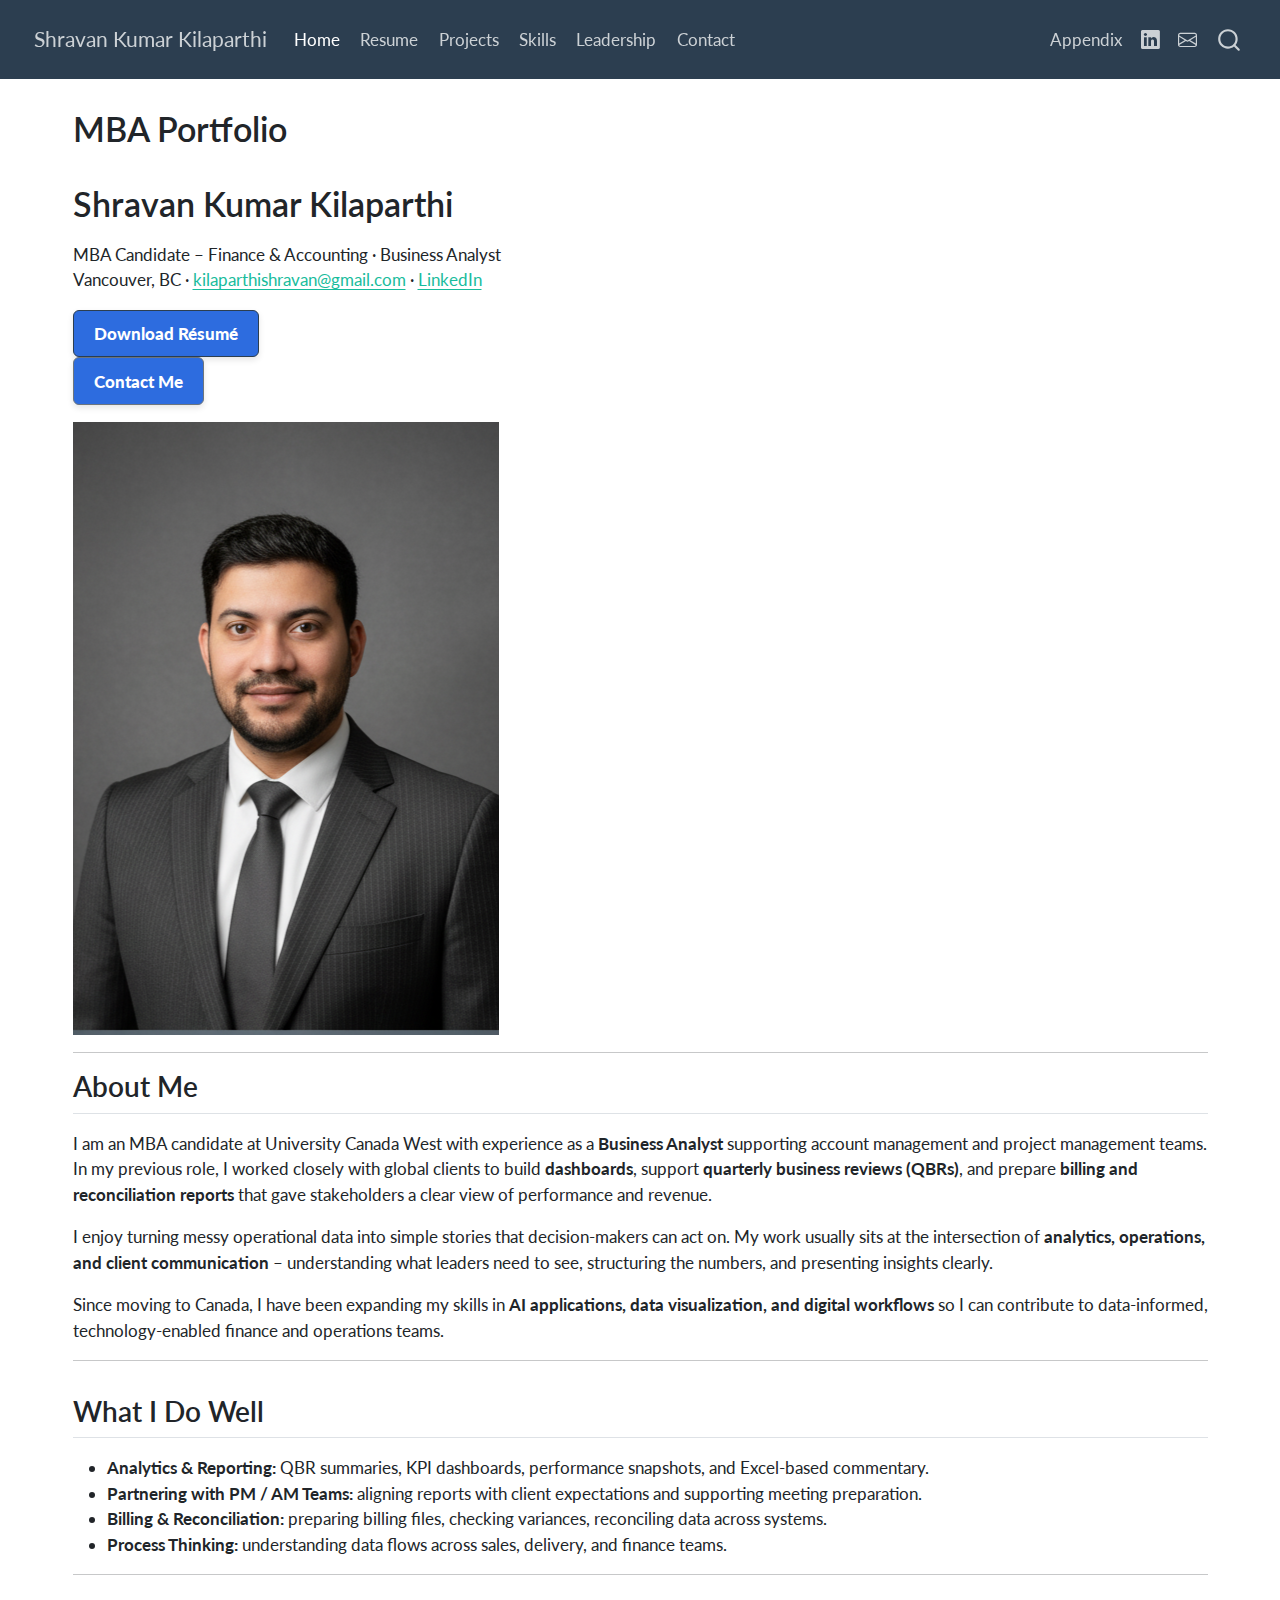
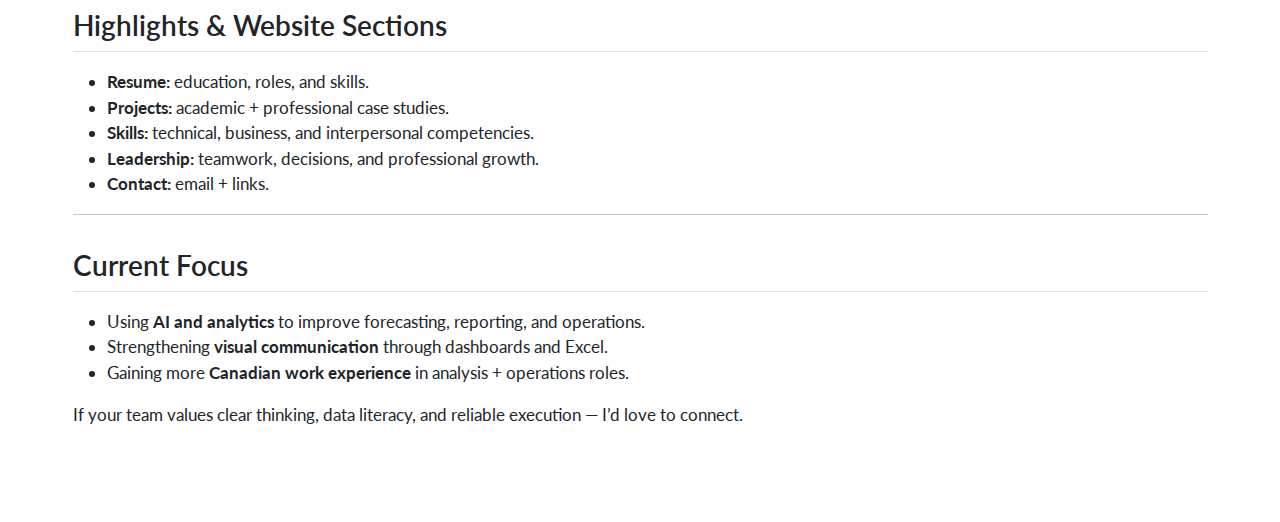
<file: docs/index.html>
<!DOCTYPE html>
<html xmlns="http://www.w3.org/1999/xhtml" lang="en" xml:lang="en"><head>

<meta charset="utf-8">
<meta name="generator" content="quarto-1.8.25">

<meta name="viewport" content="width=device-width, initial-scale=1.0, user-scalable=yes">


<title>MBA Portfolio – Shravan Kumar Kilaparthi</title>
<style>
code{white-space: pre-wrap;}
span.smallcaps{font-variant: small-caps;}
div.columns{display: flex; gap: min(4vw, 1.5em);}
div.column{flex: auto; overflow-x: auto;}
div.hanging-indent{margin-left: 1.5em; text-indent: -1.5em;}
ul.task-list{list-style: none;}
ul.task-list li input[type="checkbox"] {
  width: 0.8em;
  margin: 0 0.8em 0.2em -1em; /* quarto-specific, see https://github.com/quarto-dev/quarto-cli/issues/4556 */ 
  vertical-align: middle;
}
</style>


<script src="site_libs/quarto-nav/quarto-nav.js"></script>
<script src="site_libs/quarto-nav/headroom.min.js"></script>
<script src="site_libs/clipboard/clipboard.min.js"></script>
<script src="site_libs/quarto-search/autocomplete.umd.js"></script>
<script src="site_libs/quarto-search/fuse.min.js"></script>
<script src="site_libs/quarto-search/quarto-search.js"></script>
<meta name="quarto:offset" content="./">
<script src="site_libs/quarto-html/quarto.js" type="module"></script>
<script src="site_libs/quarto-html/tabsets/tabsets.js" type="module"></script>
<script src="site_libs/quarto-html/axe/axe-check.js" type="module"></script>
<script src="site_libs/quarto-html/popper.min.js"></script>
<script src="site_libs/quarto-html/tippy.umd.min.js"></script>
<script src="site_libs/quarto-html/anchor.min.js"></script>
<link href="site_libs/quarto-html/tippy.css" rel="stylesheet">
<link href="site_libs/quarto-html/quarto-syntax-highlighting-7b89279ff1a6dce999919e0e67d4d9ec.css" rel="stylesheet" id="quarto-text-highlighting-styles">
<script src="site_libs/bootstrap/bootstrap.min.js"></script>
<link href="site_libs/bootstrap/bootstrap-icons.css" rel="stylesheet">
<link href="site_libs/bootstrap/bootstrap-f93c2b1f3f0577f377aefa4848a86a36.min.css" rel="stylesheet" append-hash="true" id="quarto-bootstrap" data-mode="light">
<script id="quarto-search-options" type="application/json">{
  "location": "navbar",
  "copy-button": false,
  "collapse-after": 3,
  "panel-placement": "end",
  "type": "overlay",
  "limit": 50,
  "keyboard-shortcut": [
    "f",
    "/",
    "s"
  ],
  "show-item-context": false,
  "language": {
    "search-no-results-text": "No results",
    "search-matching-documents-text": "matching documents",
    "search-copy-link-title": "Copy link to search",
    "search-hide-matches-text": "Hide additional matches",
    "search-more-match-text": "more match in this document",
    "search-more-matches-text": "more matches in this document",
    "search-clear-button-title": "Clear",
    "search-text-placeholder": "",
    "search-detached-cancel-button-title": "Cancel",
    "search-submit-button-title": "Submit",
    "search-label": "Search"
  }
}</script>
<style>html{ scroll-behavior: smooth; }</style>


<link rel="stylesheet" href="styles.css">
</head>

<body class="nav-fixed quarto-light">

<div id="quarto-search-results"></div>
  <header id="quarto-header" class="headroom fixed-top">
    <nav class="navbar navbar-expand-lg " data-bs-theme="dark">
      <div class="navbar-container container-fluid">
      <div class="navbar-brand-container mx-auto">
    <a href="./index.html" class="navbar-brand navbar-brand-logo">
    </a>
    <a class="navbar-brand" href="./index.html">
    <span class="navbar-title">Shravan Kumar Kilaparthi</span>
    </a>
  </div>
            <div id="quarto-search" class="" title="Search"></div>
          <button class="navbar-toggler" type="button" data-bs-toggle="collapse" data-bs-target="#navbarCollapse" aria-controls="navbarCollapse" role="menu" aria-expanded="false" aria-label="Toggle navigation" onclick="if (window.quartoToggleHeadroom) { window.quartoToggleHeadroom(); }">
  <span class="navbar-toggler-icon"></span>
</button>
          <div class="collapse navbar-collapse" id="navbarCollapse">
            <ul class="navbar-nav navbar-nav-scroll me-auto">
  <li class="nav-item">
    <a class="nav-link active" href="./index.html" aria-current="page"> 
<span class="menu-text">Home</span></a>
  </li>  
  <li class="nav-item">
    <a class="nav-link" href="./resume.html"> 
<span class="menu-text">Resume</span></a>
  </li>  
  <li class="nav-item">
    <a class="nav-link" href="./projects.html"> 
<span class="menu-text">Projects</span></a>
  </li>  
  <li class="nav-item">
    <a class="nav-link" href="./skills.html"> 
<span class="menu-text">Skills</span></a>
  </li>  
  <li class="nav-item">
    <a class="nav-link" href="./leadership.html"> 
<span class="menu-text">Leadership</span></a>
  </li>  
  <li class="nav-item">
    <a class="nav-link" href="./contact.html"> 
<span class="menu-text">Contact</span></a>
  </li>  
</ul>
            <ul class="navbar-nav navbar-nav-scroll ms-auto">
  <li class="nav-item">
    <a class="nav-link" href="./appendix.html"> 
<span class="menu-text">Appendix</span></a>
  </li>  
  <li class="nav-item compact">
    <a class="nav-link" href="https://www.linkedin.com/in/shravan-kumar-9b1096141/"> <i class="bi bi-linkedin" role="img">
</i> 
<span class="menu-text"></span></a>
  </li>  
  <li class="nav-item compact">
    <a class="nav-link" href="mailto:kilaparthishravan@gmail.com"> <i class="bi bi-envelope" role="img">
</i> 
<span class="menu-text"></span></a>
  </li>  
</ul>
          </div> <!-- /navcollapse -->
            <div class="quarto-navbar-tools">
</div>
      </div> <!-- /container-fluid -->
    </nav>
</header>
<!-- content -->
<div id="quarto-content" class="quarto-container page-columns page-rows-contents page-layout-full page-navbar">
<!-- sidebar -->
<!-- margin-sidebar -->
    
<!-- main -->
<main class="content column-page" id="quarto-document-content">

<header id="title-block-header" class="quarto-title-block default">
<div class="quarto-title">
<h1 class="title">MBA Portfolio</h1>
</div>



<div class="quarto-title-meta column-page">

    
  
    
  </div>
  


</header>


<div id="hero">
<section id="shravan-kumar-kilaparthi" class="level1">
<h1>Shravan Kumar Kilaparthi</h1>
<p>MBA Candidate – Finance &amp; Accounting · Business Analyst<br>
Vancouver, BC · <a href="mailto:kilaparthishravan@gmail.com">kilaparthishravan@gmail.com</a> · <a href="https://www.linkedin.com/in/shravan-kumar-9b1096141/">LinkedIn</a></p>
<p><a href="Shravan_Kilaparthi_Resume.pdf" class="btn btn-primary" target="_blank"><strong>Download Résumé</strong></a><br>
<a href="contact.html" class="btn btn-secondary"><strong>Contact Me</strong></a></p>
<p><img src="headshot.jpg" class="headshot" alt="Professional headshot of Shravan Kumar Kilaparthi"></p>
</section>
</div>
<hr>
<section id="about-me" class="level2">
<h2 class="anchored" data-anchor-id="about-me">About Me</h2>
<p>I am an MBA candidate at University Canada West with experience as a <strong>Business Analyst</strong> supporting account management and project management teams. In my previous role, I worked closely with global clients to build <strong>dashboards</strong>, support <strong>quarterly business reviews (QBRs)</strong>, and prepare <strong>billing and reconciliation reports</strong> that gave stakeholders a clear view of performance and revenue.</p>
<p>I enjoy turning messy operational data into simple stories that decision-makers can act on. My work usually sits at the intersection of <strong>analytics, operations, and client communication</strong> – understanding what leaders need to see, structuring the numbers, and presenting insights clearly.</p>
<p>Since moving to Canada, I have been expanding my skills in <strong>AI applications, data visualization, and digital workflows</strong> so I can contribute to data-informed, technology-enabled finance and operations teams.</p>
<hr>
</section>
<section id="what-i-do-well" class="level2">
<h2 class="anchored" data-anchor-id="what-i-do-well">What I Do Well</h2>
<ul>
<li><strong>Analytics &amp; Reporting:</strong> QBR summaries, KPI dashboards, performance snapshots, and Excel-based commentary.<br>
</li>
<li><strong>Partnering with PM / AM Teams:</strong> aligning reports with client expectations and supporting meeting preparation.<br>
</li>
<li><strong>Billing &amp; Reconciliation:</strong> preparing billing files, checking variances, reconciling data across systems.<br>
</li>
<li><strong>Process Thinking:</strong> understanding data flows across sales, delivery, and finance teams.</li>
</ul>
<hr>
</section>
<section id="highlights-website-sections" class="level2">
<h2 class="anchored" data-anchor-id="highlights-website-sections">Highlights &amp; Website Sections</h2>
<ul>
<li><strong>Resume:</strong> education, roles, and skills.<br>
</li>
<li><strong>Projects:</strong> academic + professional case studies.<br>
</li>
<li><strong>Skills:</strong> technical, business, and interpersonal competencies.<br>
</li>
<li><strong>Leadership:</strong> teamwork, decisions, and professional growth.<br>
</li>
<li><strong>Contact:</strong> email + links.</li>
</ul>
<hr>
</section>
<section id="current-focus" class="level2">
<h2 class="anchored" data-anchor-id="current-focus">Current Focus</h2>
<ul>
<li>Using <strong>AI and analytics</strong> to improve forecasting, reporting, and operations.<br>
</li>
<li>Strengthening <strong>visual communication</strong> through dashboards and Excel.<br>
</li>
<li>Gaining more <strong>Canadian work experience</strong> in analysis + operations roles.</li>
</ul>
<p>If your team values clear thinking, data literacy, and reliable execution — I’d love to connect.</p>


</section>

</main> <!-- /main -->
<script id="quarto-html-after-body" type="application/javascript">
  window.document.addEventListener("DOMContentLoaded", function (event) {
    const icon = "";
    const anchorJS = new window.AnchorJS();
    anchorJS.options = {
      placement: 'right',
      icon: icon
    };
    anchorJS.add('.anchored');
    const isCodeAnnotation = (el) => {
      for (const clz of el.classList) {
        if (clz.startsWith('code-annotation-')) {                     
          return true;
        }
      }
      return false;
    }
    const onCopySuccess = function(e) {
      // button target
      const button = e.trigger;
      // don't keep focus
      button.blur();
      // flash "checked"
      button.classList.add('code-copy-button-checked');
      var currentTitle = button.getAttribute("title");
      button.setAttribute("title", "Copied!");
      let tooltip;
      if (window.bootstrap) {
        button.setAttribute("data-bs-toggle", "tooltip");
        button.setAttribute("data-bs-placement", "left");
        button.setAttribute("data-bs-title", "Copied!");
        tooltip = new bootstrap.Tooltip(button, 
          { trigger: "manual", 
            customClass: "code-copy-button-tooltip",
            offset: [0, -8]});
        tooltip.show();    
      }
      setTimeout(function() {
        if (tooltip) {
          tooltip.hide();
          button.removeAttribute("data-bs-title");
          button.removeAttribute("data-bs-toggle");
          button.removeAttribute("data-bs-placement");
        }
        button.setAttribute("title", currentTitle);
        button.classList.remove('code-copy-button-checked');
      }, 1000);
      // clear code selection
      e.clearSelection();
    }
    const getTextToCopy = function(trigger) {
      const outerScaffold = trigger.parentElement.cloneNode(true);
      const codeEl = outerScaffold.querySelector('code');
      for (const childEl of codeEl.children) {
        if (isCodeAnnotation(childEl)) {
          childEl.remove();
        }
      }
      return codeEl.innerText;
    }
    const clipboard = new window.ClipboardJS('.code-copy-button:not([data-in-quarto-modal])', {
      text: getTextToCopy
    });
    clipboard.on('success', onCopySuccess);
    if (window.document.getElementById('quarto-embedded-source-code-modal')) {
      const clipboardModal = new window.ClipboardJS('.code-copy-button[data-in-quarto-modal]', {
        text: getTextToCopy,
        container: window.document.getElementById('quarto-embedded-source-code-modal')
      });
      clipboardModal.on('success', onCopySuccess);
    }
      var localhostRegex = new RegExp(/^(?:http|https):\/\/localhost\:?[0-9]*\//);
      var mailtoRegex = new RegExp(/^mailto:/);
        var filterRegex = new RegExp('/' + window.location.host + '/');
      var isInternal = (href) => {
          return filterRegex.test(href) || localhostRegex.test(href) || mailtoRegex.test(href);
      }
      // Inspect non-navigation links and adorn them if external
     var links = window.document.querySelectorAll('a[href]:not(.nav-link):not(.navbar-brand):not(.toc-action):not(.sidebar-link):not(.sidebar-item-toggle):not(.pagination-link):not(.no-external):not([aria-hidden]):not(.dropdown-item):not(.quarto-navigation-tool):not(.about-link)');
      for (var i=0; i<links.length; i++) {
        const link = links[i];
        if (!isInternal(link.href)) {
          // undo the damage that might have been done by quarto-nav.js in the case of
          // links that we want to consider external
          if (link.dataset.originalHref !== undefined) {
            link.href = link.dataset.originalHref;
          }
        }
      }
    function tippyHover(el, contentFn, onTriggerFn, onUntriggerFn) {
      const config = {
        allowHTML: true,
        maxWidth: 500,
        delay: 100,
        arrow: false,
        appendTo: function(el) {
            return el.parentElement;
        },
        interactive: true,
        interactiveBorder: 10,
        theme: 'quarto',
        placement: 'bottom-start',
      };
      if (contentFn) {
        config.content = contentFn;
      }
      if (onTriggerFn) {
        config.onTrigger = onTriggerFn;
      }
      if (onUntriggerFn) {
        config.onUntrigger = onUntriggerFn;
      }
      window.tippy(el, config); 
    }
    const noterefs = window.document.querySelectorAll('a[role="doc-noteref"]');
    for (var i=0; i<noterefs.length; i++) {
      const ref = noterefs[i];
      tippyHover(ref, function() {
        // use id or data attribute instead here
        let href = ref.getAttribute('data-footnote-href') || ref.getAttribute('href');
        try { href = new URL(href).hash; } catch {}
        const id = href.replace(/^#\/?/, "");
        const note = window.document.getElementById(id);
        if (note) {
          return note.innerHTML;
        } else {
          return "";
        }
      });
    }
    const xrefs = window.document.querySelectorAll('a.quarto-xref');
    const processXRef = (id, note) => {
      // Strip column container classes
      const stripColumnClz = (el) => {
        el.classList.remove("page-full", "page-columns");
        if (el.children) {
          for (const child of el.children) {
            stripColumnClz(child);
          }
        }
      }
      stripColumnClz(note)
      if (id === null || id.startsWith('sec-')) {
        // Special case sections, only their first couple elements
        const container = document.createElement("div");
        if (note.children && note.children.length > 2) {
          container.appendChild(note.children[0].cloneNode(true));
          for (let i = 1; i < note.children.length; i++) {
            const child = note.children[i];
            if (child.tagName === "P" && child.innerText === "") {
              continue;
            } else {
              container.appendChild(child.cloneNode(true));
              break;
            }
          }
          if (window.Quarto?.typesetMath) {
            window.Quarto.typesetMath(container);
          }
          return container.innerHTML
        } else {
          if (window.Quarto?.typesetMath) {
            window.Quarto.typesetMath(note);
          }
          return note.innerHTML;
        }
      } else {
        // Remove any anchor links if they are present
        const anchorLink = note.querySelector('a.anchorjs-link');
        if (anchorLink) {
          anchorLink.remove();
        }
        if (window.Quarto?.typesetMath) {
          window.Quarto.typesetMath(note);
        }
        if (note.classList.contains("callout")) {
          return note.outerHTML;
        } else {
          return note.innerHTML;
        }
      }
    }
    for (var i=0; i<xrefs.length; i++) {
      const xref = xrefs[i];
      tippyHover(xref, undefined, function(instance) {
        instance.disable();
        let url = xref.getAttribute('href');
        let hash = undefined; 
        if (url.startsWith('#')) {
          hash = url;
        } else {
          try { hash = new URL(url).hash; } catch {}
        }
        if (hash) {
          const id = hash.replace(/^#\/?/, "");
          const note = window.document.getElementById(id);
          if (note !== null) {
            try {
              const html = processXRef(id, note.cloneNode(true));
              instance.setContent(html);
            } finally {
              instance.enable();
              instance.show();
            }
          } else {
            // See if we can fetch this
            fetch(url.split('#')[0])
            .then(res => res.text())
            .then(html => {
              const parser = new DOMParser();
              const htmlDoc = parser.parseFromString(html, "text/html");
              const note = htmlDoc.getElementById(id);
              if (note !== null) {
                const html = processXRef(id, note);
                instance.setContent(html);
              } 
            }).finally(() => {
              instance.enable();
              instance.show();
            });
          }
        } else {
          // See if we can fetch a full url (with no hash to target)
          // This is a special case and we should probably do some content thinning / targeting
          fetch(url)
          .then(res => res.text())
          .then(html => {
            const parser = new DOMParser();
            const htmlDoc = parser.parseFromString(html, "text/html");
            const note = htmlDoc.querySelector('main.content');
            if (note !== null) {
              // This should only happen for chapter cross references
              // (since there is no id in the URL)
              // remove the first header
              if (note.children.length > 0 && note.children[0].tagName === "HEADER") {
                note.children[0].remove();
              }
              const html = processXRef(null, note);
              instance.setContent(html);
            } 
          }).finally(() => {
            instance.enable();
            instance.show();
          });
        }
      }, function(instance) {
      });
    }
        let selectedAnnoteEl;
        const selectorForAnnotation = ( cell, annotation) => {
          let cellAttr = 'data-code-cell="' + cell + '"';
          let lineAttr = 'data-code-annotation="' +  annotation + '"';
          const selector = 'span[' + cellAttr + '][' + lineAttr + ']';
          return selector;
        }
        const selectCodeLines = (annoteEl) => {
          const doc = window.document;
          const targetCell = annoteEl.getAttribute("data-target-cell");
          const targetAnnotation = annoteEl.getAttribute("data-target-annotation");
          const annoteSpan = window.document.querySelector(selectorForAnnotation(targetCell, targetAnnotation));
          const lines = annoteSpan.getAttribute("data-code-lines").split(",");
          const lineIds = lines.map((line) => {
            return targetCell + "-" + line;
          })
          let top = null;
          let height = null;
          let parent = null;
          if (lineIds.length > 0) {
              //compute the position of the single el (top and bottom and make a div)
              const el = window.document.getElementById(lineIds[0]);
              top = el.offsetTop;
              height = el.offsetHeight;
              parent = el.parentElement.parentElement;
            if (lineIds.length > 1) {
              const lastEl = window.document.getElementById(lineIds[lineIds.length - 1]);
              const bottom = lastEl.offsetTop + lastEl.offsetHeight;
              height = bottom - top;
            }
            if (top !== null && height !== null && parent !== null) {
              // cook up a div (if necessary) and position it 
              let div = window.document.getElementById("code-annotation-line-highlight");
              if (div === null) {
                div = window.document.createElement("div");
                div.setAttribute("id", "code-annotation-line-highlight");
                div.style.position = 'absolute';
                parent.appendChild(div);
              }
              div.style.top = top - 2 + "px";
              div.style.height = height + 4 + "px";
              div.style.left = 0;
              let gutterDiv = window.document.getElementById("code-annotation-line-highlight-gutter");
              if (gutterDiv === null) {
                gutterDiv = window.document.createElement("div");
                gutterDiv.setAttribute("id", "code-annotation-line-highlight-gutter");
                gutterDiv.style.position = 'absolute';
                const codeCell = window.document.getElementById(targetCell);
                const gutter = codeCell.querySelector('.code-annotation-gutter');
                gutter.appendChild(gutterDiv);
              }
              gutterDiv.style.top = top - 2 + "px";
              gutterDiv.style.height = height + 4 + "px";
            }
            selectedAnnoteEl = annoteEl;
          }
        };
        const unselectCodeLines = () => {
          const elementsIds = ["code-annotation-line-highlight", "code-annotation-line-highlight-gutter"];
          elementsIds.forEach((elId) => {
            const div = window.document.getElementById(elId);
            if (div) {
              div.remove();
            }
          });
          selectedAnnoteEl = undefined;
        };
          // Handle positioning of the toggle
      window.addEventListener(
        "resize",
        throttle(() => {
          elRect = undefined;
          if (selectedAnnoteEl) {
            selectCodeLines(selectedAnnoteEl);
          }
        }, 10)
      );
      function throttle(fn, ms) {
      let throttle = false;
      let timer;
        return (...args) => {
          if(!throttle) { // first call gets through
              fn.apply(this, args);
              throttle = true;
          } else { // all the others get throttled
              if(timer) clearTimeout(timer); // cancel #2
              timer = setTimeout(() => {
                fn.apply(this, args);
                timer = throttle = false;
              }, ms);
          }
        };
      }
        // Attach click handler to the DT
        const annoteDls = window.document.querySelectorAll('dt[data-target-cell]');
        for (const annoteDlNode of annoteDls) {
          annoteDlNode.addEventListener('click', (event) => {
            const clickedEl = event.target;
            if (clickedEl !== selectedAnnoteEl) {
              unselectCodeLines();
              const activeEl = window.document.querySelector('dt[data-target-cell].code-annotation-active');
              if (activeEl) {
                activeEl.classList.remove('code-annotation-active');
              }
              selectCodeLines(clickedEl);
              clickedEl.classList.add('code-annotation-active');
            } else {
              // Unselect the line
              unselectCodeLines();
              clickedEl.classList.remove('code-annotation-active');
            }
          });
        }
    const findCites = (el) => {
      const parentEl = el.parentElement;
      if (parentEl) {
        const cites = parentEl.dataset.cites;
        if (cites) {
          return {
            el,
            cites: cites.split(' ')
          };
        } else {
          return findCites(el.parentElement)
        }
      } else {
        return undefined;
      }
    };
    var bibliorefs = window.document.querySelectorAll('a[role="doc-biblioref"]');
    for (var i=0; i<bibliorefs.length; i++) {
      const ref = bibliorefs[i];
      const citeInfo = findCites(ref);
      if (citeInfo) {
        tippyHover(citeInfo.el, function() {
          var popup = window.document.createElement('div');
          citeInfo.cites.forEach(function(cite) {
            var citeDiv = window.document.createElement('div');
            citeDiv.classList.add('hanging-indent');
            citeDiv.classList.add('csl-entry');
            var biblioDiv = window.document.getElementById('ref-' + cite);
            if (biblioDiv) {
              citeDiv.innerHTML = biblioDiv.innerHTML;
            }
            popup.appendChild(citeDiv);
          });
          return popup.innerHTML;
        });
      }
    }
  });
  </script>
</div> <!-- /content -->




<script src="site_libs/quarto-html/zenscroll-min.js"></script>
</body></html>
</file>
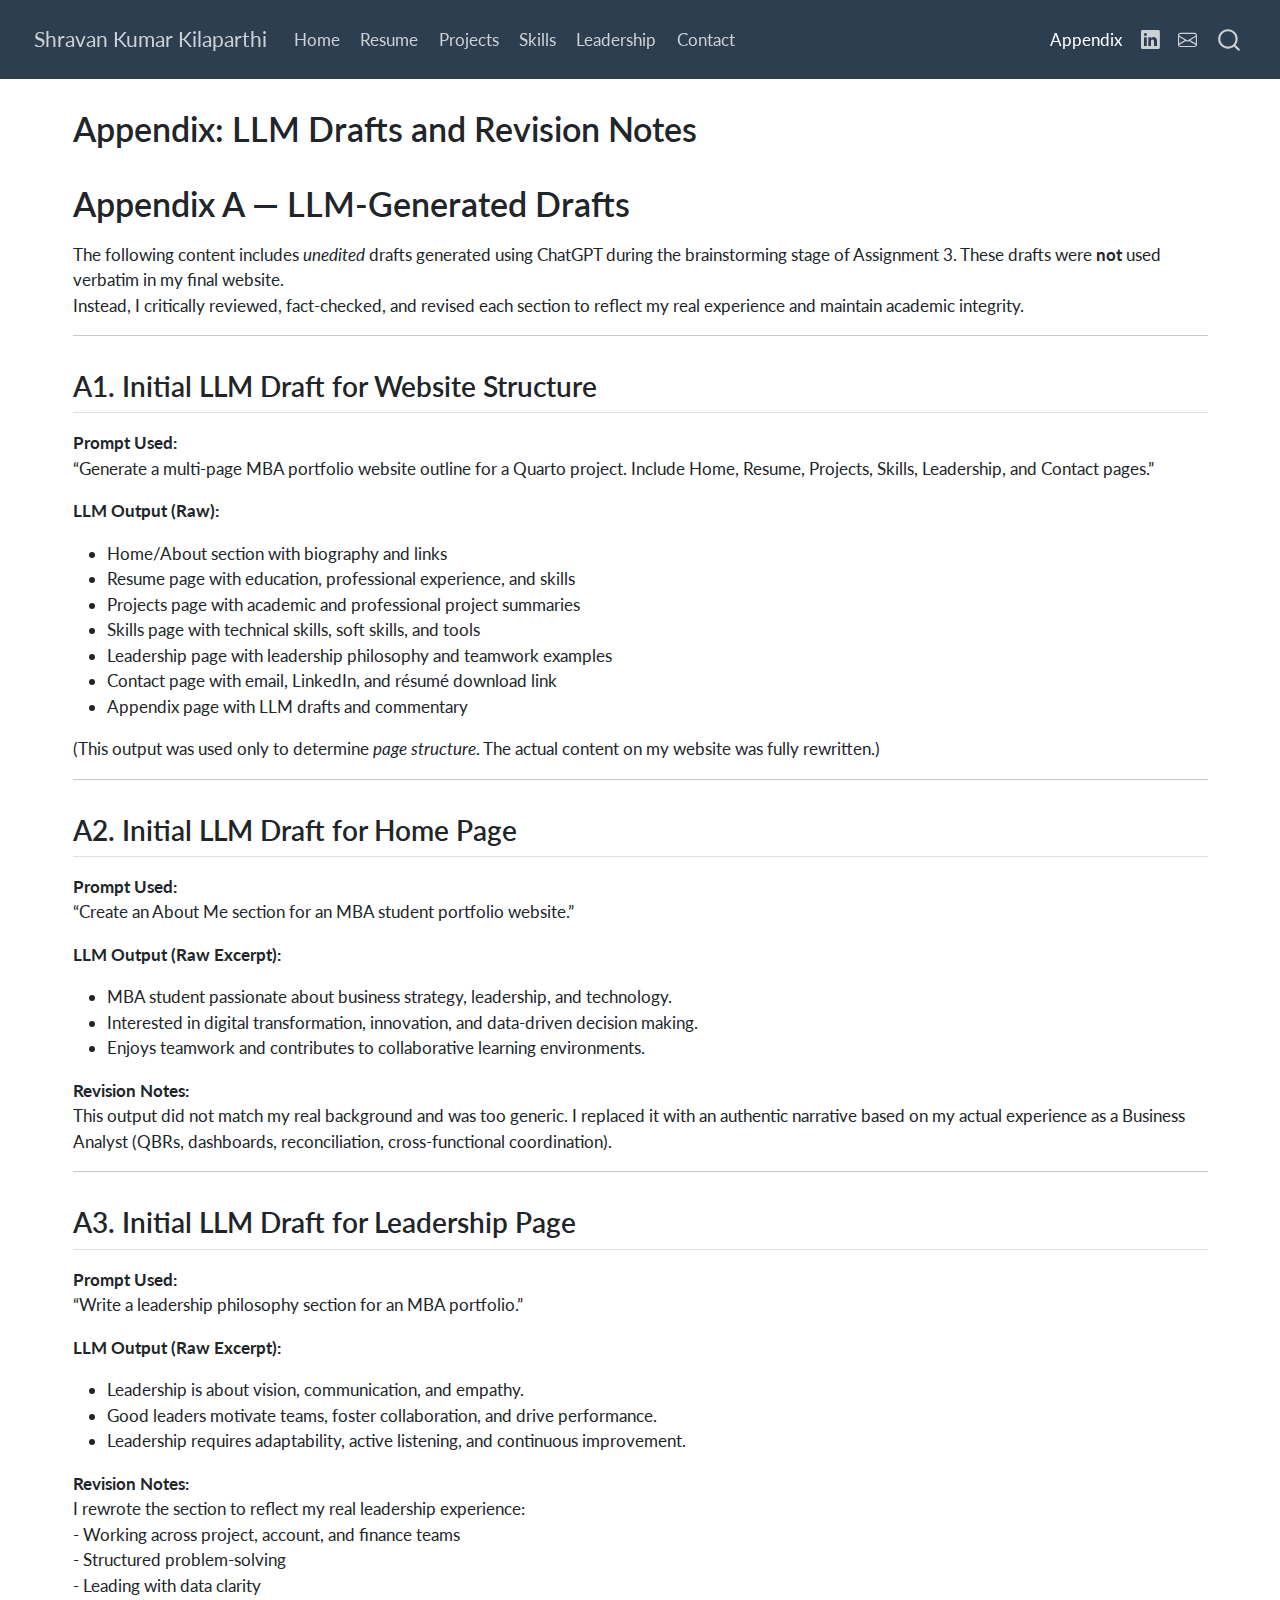
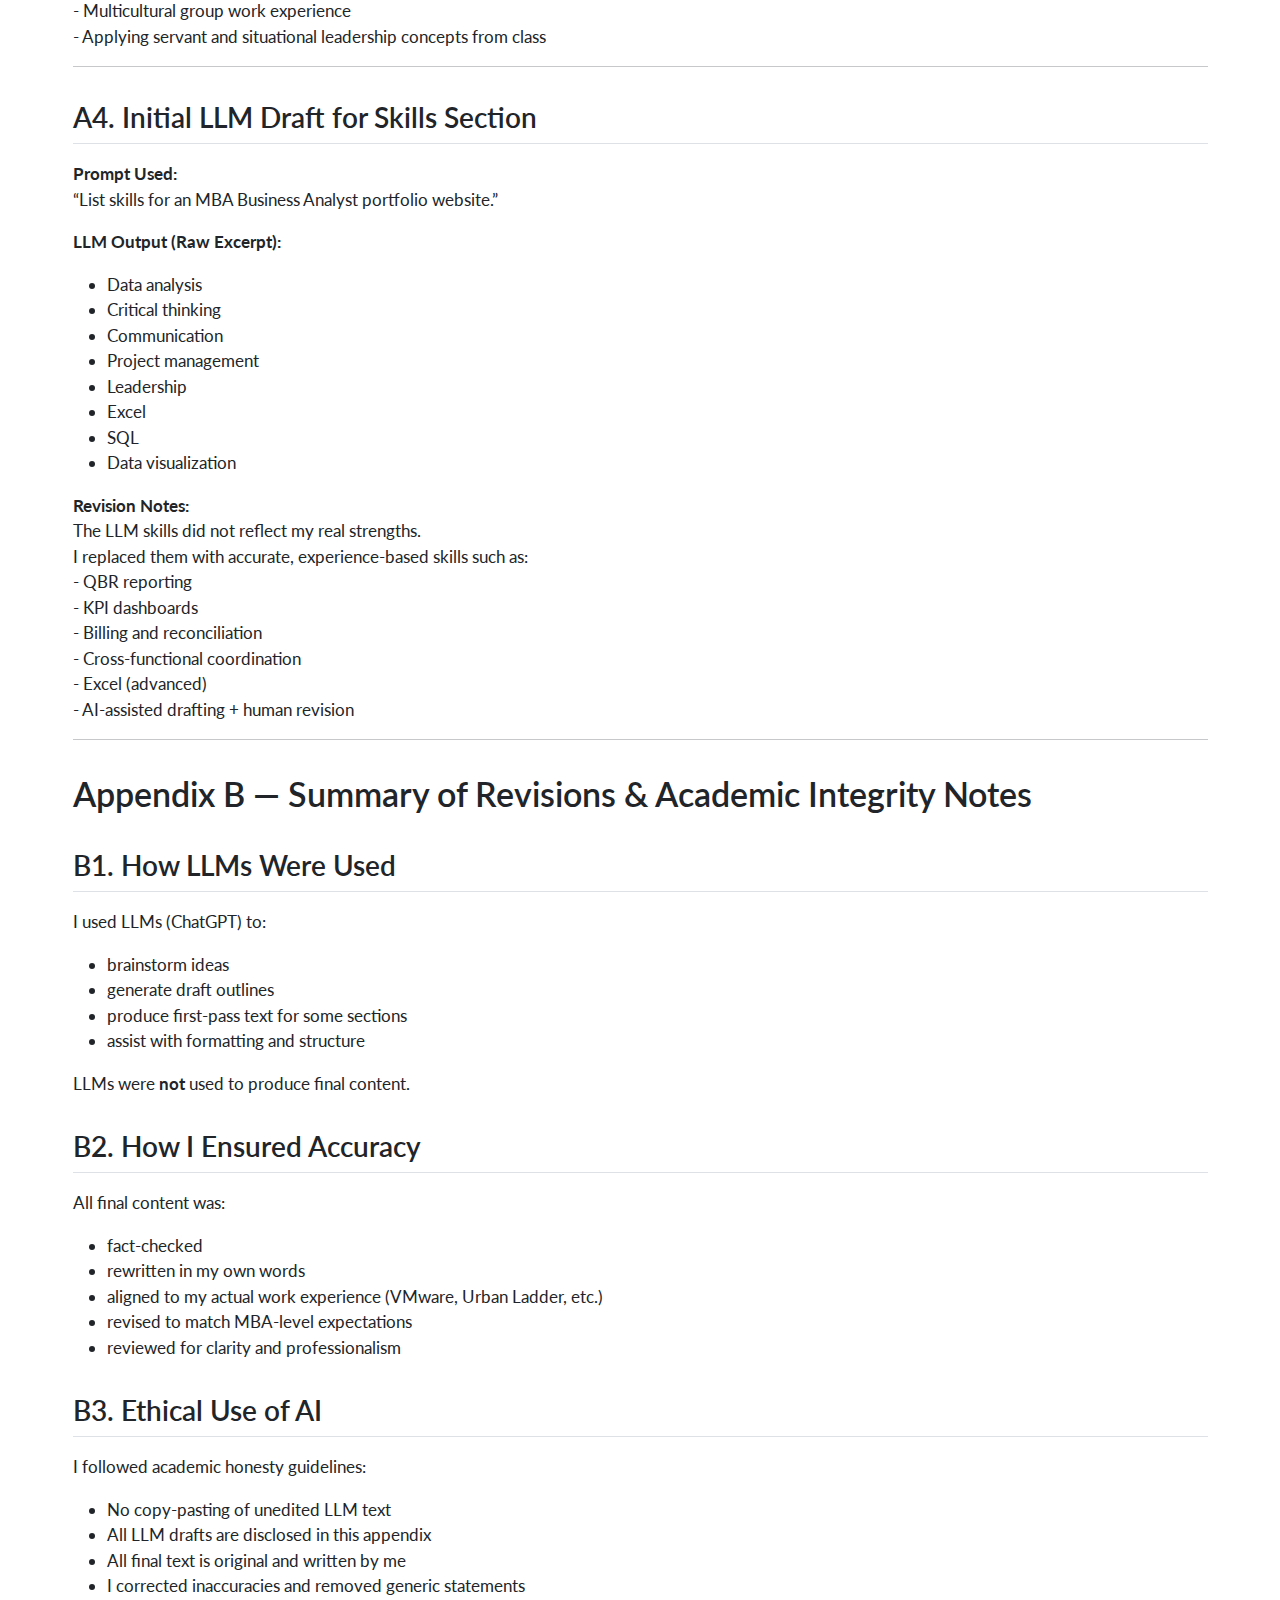
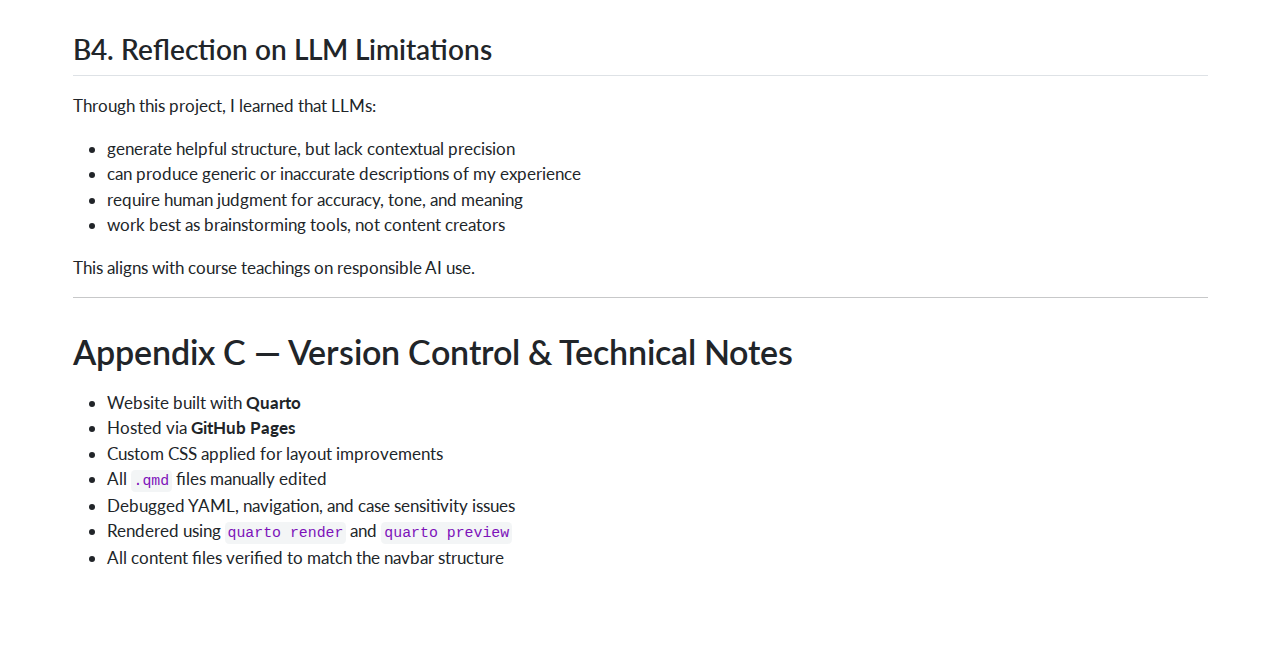
<file: docs/Appendix-llm-website.html>
<!DOCTYPE html>
<html xmlns="http://www.w3.org/1999/xhtml" lang="en" xml:lang="en"><head>

<meta charset="utf-8">
<meta name="generator" content="quarto-1.8.25">

<meta name="viewport" content="width=device-width, initial-scale=1.0, user-scalable=yes">


<title>Appendix: LLM Drafts and Revision Notes – Shravan Kumar Kilaparthi</title>
<style>
code{white-space: pre-wrap;}
span.smallcaps{font-variant: small-caps;}
div.columns{display: flex; gap: min(4vw, 1.5em);}
div.column{flex: auto; overflow-x: auto;}
div.hanging-indent{margin-left: 1.5em; text-indent: -1.5em;}
ul.task-list{list-style: none;}
ul.task-list li input[type="checkbox"] {
  width: 0.8em;
  margin: 0 0.8em 0.2em -1em; /* quarto-specific, see https://github.com/quarto-dev/quarto-cli/issues/4556 */ 
  vertical-align: middle;
}
</style>


<script src="site_libs/quarto-nav/quarto-nav.js"></script>
<script src="site_libs/quarto-nav/headroom.min.js"></script>
<script src="site_libs/clipboard/clipboard.min.js"></script>
<script src="site_libs/quarto-search/autocomplete.umd.js"></script>
<script src="site_libs/quarto-search/fuse.min.js"></script>
<script src="site_libs/quarto-search/quarto-search.js"></script>
<meta name="quarto:offset" content="./">
<script src="site_libs/quarto-html/quarto.js" type="module"></script>
<script src="site_libs/quarto-html/tabsets/tabsets.js" type="module"></script>
<script src="site_libs/quarto-html/axe/axe-check.js" type="module"></script>
<script src="site_libs/quarto-html/popper.min.js"></script>
<script src="site_libs/quarto-html/tippy.umd.min.js"></script>
<script src="site_libs/quarto-html/anchor.min.js"></script>
<link href="site_libs/quarto-html/tippy.css" rel="stylesheet">
<link href="site_libs/quarto-html/quarto-syntax-highlighting-7b89279ff1a6dce999919e0e67d4d9ec.css" rel="stylesheet" id="quarto-text-highlighting-styles">
<script src="site_libs/bootstrap/bootstrap.min.js"></script>
<link href="site_libs/bootstrap/bootstrap-icons.css" rel="stylesheet">
<link href="site_libs/bootstrap/bootstrap-f93c2b1f3f0577f377aefa4848a86a36.min.css" rel="stylesheet" append-hash="true" id="quarto-bootstrap" data-mode="light">
<script id="quarto-search-options" type="application/json">{
  "location": "navbar",
  "copy-button": false,
  "collapse-after": 3,
  "panel-placement": "end",
  "type": "overlay",
  "limit": 50,
  "keyboard-shortcut": [
    "f",
    "/",
    "s"
  ],
  "show-item-context": false,
  "language": {
    "search-no-results-text": "No results",
    "search-matching-documents-text": "matching documents",
    "search-copy-link-title": "Copy link to search",
    "search-hide-matches-text": "Hide additional matches",
    "search-more-match-text": "more match in this document",
    "search-more-matches-text": "more matches in this document",
    "search-clear-button-title": "Clear",
    "search-text-placeholder": "",
    "search-detached-cancel-button-title": "Cancel",
    "search-submit-button-title": "Submit",
    "search-label": "Search"
  }
}</script>
<style>html{ scroll-behavior: smooth; }</style>


<link rel="stylesheet" href="styles.css">
</head>

<body class="nav-fixed quarto-light">

<div id="quarto-search-results"></div>
  <header id="quarto-header" class="headroom fixed-top">
    <nav class="navbar navbar-expand-lg " data-bs-theme="dark">
      <div class="navbar-container container-fluid">
      <div class="navbar-brand-container mx-auto">
    <a href="./index.html" class="navbar-brand navbar-brand-logo">
    </a>
    <a class="navbar-brand" href="./index.html">
    <span class="navbar-title">Shravan Kumar Kilaparthi</span>
    </a>
  </div>
            <div id="quarto-search" class="" title="Search"></div>
          <button class="navbar-toggler" type="button" data-bs-toggle="collapse" data-bs-target="#navbarCollapse" aria-controls="navbarCollapse" role="menu" aria-expanded="false" aria-label="Toggle navigation" onclick="if (window.quartoToggleHeadroom) { window.quartoToggleHeadroom(); }">
  <span class="navbar-toggler-icon"></span>
</button>
          <div class="collapse navbar-collapse" id="navbarCollapse">
            <ul class="navbar-nav navbar-nav-scroll me-auto">
  <li class="nav-item">
    <a class="nav-link" href="./index.html"> 
<span class="menu-text">Home</span></a>
  </li>  
  <li class="nav-item">
    <a class="nav-link" href="./resume.html"> 
<span class="menu-text">Resume</span></a>
  </li>  
  <li class="nav-item">
    <a class="nav-link" href="./projects.html"> 
<span class="menu-text">Projects</span></a>
  </li>  
  <li class="nav-item">
    <a class="nav-link" href="./skills.html"> 
<span class="menu-text">Skills</span></a>
  </li>  
  <li class="nav-item">
    <a class="nav-link" href="./leadership.html"> 
<span class="menu-text">Leadership</span></a>
  </li>  
  <li class="nav-item">
    <a class="nav-link" href="./contact.html"> 
<span class="menu-text">Contact</span></a>
  </li>  
</ul>
            <ul class="navbar-nav navbar-nav-scroll ms-auto">
  <li class="nav-item">
    <a class="nav-link active" href="./appendix-llm-website.html" aria-current="page"> 
<span class="menu-text">Appendix</span></a>
  </li>  
  <li class="nav-item compact">
    <a class="nav-link" href="https://www.linkedin.com/in/shravan-kumar-9b1096141/"> <i class="bi bi-linkedin" role="img">
</i> 
<span class="menu-text"></span></a>
  </li>  
  <li class="nav-item compact">
    <a class="nav-link" href="mailto:kilaparthishravan@gmail.com"> <i class="bi bi-envelope" role="img">
</i> 
<span class="menu-text"></span></a>
  </li>  
</ul>
          </div> <!-- /navcollapse -->
            <div class="quarto-navbar-tools">
</div>
      </div> <!-- /container-fluid -->
    </nav>
</header>
<!-- content -->
<div id="quarto-content" class="quarto-container page-columns page-rows-contents page-layout-full page-navbar">
<!-- sidebar -->
<!-- margin-sidebar -->
    
<!-- main -->
<main class="content column-page" id="quarto-document-content">

<header id="title-block-header" class="quarto-title-block default">
<div class="quarto-title">
<h1 class="title">Appendix: LLM Drafts and Revision Notes</h1>
</div>



<div class="quarto-title-meta column-page">

    
  
    
  </div>
  


</header>


<section id="appendix-a-llm-generated-drafts" class="level1">
<h1>Appendix A — LLM-Generated Drafts</h1>
<p>The following content includes <em>unedited</em> drafts generated using ChatGPT during the brainstorming stage of Assignment 3. These drafts were <strong>not</strong> used verbatim in my final website.<br>
Instead, I critically reviewed, fact-checked, and revised each section to reflect my real experience and maintain academic integrity.</p>
<hr>
<section id="a1.-initial-llm-draft-for-website-structure" class="level2">
<h2 class="anchored" data-anchor-id="a1.-initial-llm-draft-for-website-structure">A1. Initial LLM Draft for Website Structure</h2>
<p><strong>Prompt Used:</strong><br>
“Generate a multi-page MBA portfolio website outline for a Quarto project. Include Home, Resume, Projects, Skills, Leadership, and Contact pages.”</p>
<p><strong>LLM Output (Raw):</strong></p>
<ul>
<li>Home/About section with biography and links<br>
</li>
<li>Resume page with education, professional experience, and skills<br>
</li>
<li>Projects page with academic and professional project summaries<br>
</li>
<li>Skills page with technical skills, soft skills, and tools<br>
</li>
<li>Leadership page with leadership philosophy and teamwork examples<br>
</li>
<li>Contact page with email, LinkedIn, and résumé download link<br>
</li>
<li>Appendix page with LLM drafts and commentary</li>
</ul>
<p>(This output was used only to determine <em>page structure</em>. The actual content on my website was fully rewritten.)</p>
<hr>
</section>
<section id="a2.-initial-llm-draft-for-home-page" class="level2">
<h2 class="anchored" data-anchor-id="a2.-initial-llm-draft-for-home-page">A2. Initial LLM Draft for Home Page</h2>
<p><strong>Prompt Used:</strong><br>
“Create an About Me section for an MBA student portfolio website.”</p>
<p><strong>LLM Output (Raw Excerpt):</strong></p>
<ul>
<li>MBA student passionate about business strategy, leadership, and technology.<br>
</li>
<li>Interested in digital transformation, innovation, and data-driven decision making.<br>
</li>
<li>Enjoys teamwork and contributes to collaborative learning environments.</li>
</ul>
<p><strong>Revision Notes:</strong><br>
This output did not match my real background and was too generic. I replaced it with an authentic narrative based on my actual experience as a Business Analyst (QBRs, dashboards, reconciliation, cross-functional coordination).</p>
<hr>
</section>
<section id="a3.-initial-llm-draft-for-leadership-page" class="level2">
<h2 class="anchored" data-anchor-id="a3.-initial-llm-draft-for-leadership-page">A3. Initial LLM Draft for Leadership Page</h2>
<p><strong>Prompt Used:</strong><br>
“Write a leadership philosophy section for an MBA portfolio.”</p>
<p><strong>LLM Output (Raw Excerpt):</strong></p>
<ul>
<li>Leadership is about vision, communication, and empathy.<br>
</li>
<li>Good leaders motivate teams, foster collaboration, and drive performance.<br>
</li>
<li>Leadership requires adaptability, active listening, and continuous improvement.</li>
</ul>
<p><strong>Revision Notes:</strong><br>
I rewrote the section to reflect my real leadership experience:<br>
- Working across project, account, and finance teams<br>
- Structured problem-solving<br>
- Leading with data clarity<br>
- Multicultural group work experience<br>
- Applying servant and situational leadership concepts from class</p>
<hr>
</section>
<section id="a4.-initial-llm-draft-for-skills-section" class="level2">
<h2 class="anchored" data-anchor-id="a4.-initial-llm-draft-for-skills-section">A4. Initial LLM Draft for Skills Section</h2>
<p><strong>Prompt Used:</strong><br>
“List skills for an MBA Business Analyst portfolio website.”</p>
<p><strong>LLM Output (Raw Excerpt):</strong></p>
<ul>
<li>Data analysis<br>
</li>
<li>Critical thinking<br>
</li>
<li>Communication<br>
</li>
<li>Project management<br>
</li>
<li>Leadership<br>
</li>
<li>Excel<br>
</li>
<li>SQL<br>
</li>
<li>Data visualization</li>
</ul>
<p><strong>Revision Notes:</strong><br>
The LLM skills did not reflect my real strengths.<br>
I replaced them with accurate, experience-based skills such as:<br>
- QBR reporting<br>
- KPI dashboards<br>
- Billing and reconciliation<br>
- Cross-functional coordination<br>
- Excel (advanced)<br>
- AI-assisted drafting + human revision</p>
<hr>
</section>
</section>
<section id="appendix-b-summary-of-revisions-academic-integrity-notes" class="level1">
<h1>Appendix B — Summary of Revisions &amp; Academic Integrity Notes</h1>
<section id="b1.-how-llms-were-used" class="level2">
<h2 class="anchored" data-anchor-id="b1.-how-llms-were-used">B1. How LLMs Were Used</h2>
<p>I used LLMs (ChatGPT) to:</p>
<ul>
<li>brainstorm ideas<br>
</li>
<li>generate draft outlines<br>
</li>
<li>produce first-pass text for some sections<br>
</li>
<li>assist with formatting and structure</li>
</ul>
<p>LLMs were <strong>not</strong> used to produce final content.</p>
</section>
<section id="b2.-how-i-ensured-accuracy" class="level2">
<h2 class="anchored" data-anchor-id="b2.-how-i-ensured-accuracy">B2. How I Ensured Accuracy</h2>
<p>All final content was:</p>
<ul>
<li>fact-checked<br>
</li>
<li>rewritten in my own words<br>
</li>
<li>aligned to my actual work experience (VMware, Urban Ladder, etc.)<br>
</li>
<li>revised to match MBA-level expectations<br>
</li>
<li>reviewed for clarity and professionalism</li>
</ul>
</section>
<section id="b3.-ethical-use-of-ai" class="level2">
<h2 class="anchored" data-anchor-id="b3.-ethical-use-of-ai">B3. Ethical Use of AI</h2>
<p>I followed academic honesty guidelines:</p>
<ul>
<li>No copy-pasting of unedited LLM text<br>
</li>
<li>All LLM drafts are disclosed in this appendix<br>
</li>
<li>All final text is original and written by me<br>
</li>
<li>I corrected inaccuracies and removed generic statements</li>
</ul>
</section>
<section id="b4.-reflection-on-llm-limitations" class="level2">
<h2 class="anchored" data-anchor-id="b4.-reflection-on-llm-limitations">B4. Reflection on LLM Limitations</h2>
<p>Through this project, I learned that LLMs:</p>
<ul>
<li>generate helpful structure, but lack contextual precision<br>
</li>
<li>can produce generic or inaccurate descriptions of my experience<br>
</li>
<li>require human judgment for accuracy, tone, and meaning<br>
</li>
<li>work best as brainstorming tools, not content creators</li>
</ul>
<p>This aligns with course teachings on responsible AI use.</p>
<hr>
</section>
</section>
<section id="appendix-c-version-control-technical-notes" class="level1">
<h1>Appendix C — Version Control &amp; Technical Notes</h1>
<ul>
<li>Website built with <strong>Quarto</strong><br>
</li>
<li>Hosted via <strong>GitHub Pages</strong><br>
</li>
<li>Custom CSS applied for layout improvements<br>
</li>
<li>All <code>.qmd</code> files manually edited<br>
</li>
<li>Debugged YAML, navigation, and case sensitivity issues<br>
</li>
<li>Rendered using <code>quarto render</code> and <code>quarto preview</code><br>
</li>
<li>All content files verified to match the navbar structure</li>
</ul>


</section>

</main> <!-- /main -->
<script id="quarto-html-after-body" type="application/javascript">
  window.document.addEventListener("DOMContentLoaded", function (event) {
    const icon = "";
    const anchorJS = new window.AnchorJS();
    anchorJS.options = {
      placement: 'right',
      icon: icon
    };
    anchorJS.add('.anchored');
    const isCodeAnnotation = (el) => {
      for (const clz of el.classList) {
        if (clz.startsWith('code-annotation-')) {                     
          return true;
        }
      }
      return false;
    }
    const onCopySuccess = function(e) {
      // button target
      const button = e.trigger;
      // don't keep focus
      button.blur();
      // flash "checked"
      button.classList.add('code-copy-button-checked');
      var currentTitle = button.getAttribute("title");
      button.setAttribute("title", "Copied!");
      let tooltip;
      if (window.bootstrap) {
        button.setAttribute("data-bs-toggle", "tooltip");
        button.setAttribute("data-bs-placement", "left");
        button.setAttribute("data-bs-title", "Copied!");
        tooltip = new bootstrap.Tooltip(button, 
          { trigger: "manual", 
            customClass: "code-copy-button-tooltip",
            offset: [0, -8]});
        tooltip.show();    
      }
      setTimeout(function() {
        if (tooltip) {
          tooltip.hide();
          button.removeAttribute("data-bs-title");
          button.removeAttribute("data-bs-toggle");
          button.removeAttribute("data-bs-placement");
        }
        button.setAttribute("title", currentTitle);
        button.classList.remove('code-copy-button-checked');
      }, 1000);
      // clear code selection
      e.clearSelection();
    }
    const getTextToCopy = function(trigger) {
      const outerScaffold = trigger.parentElement.cloneNode(true);
      const codeEl = outerScaffold.querySelector('code');
      for (const childEl of codeEl.children) {
        if (isCodeAnnotation(childEl)) {
          childEl.remove();
        }
      }
      return codeEl.innerText;
    }
    const clipboard = new window.ClipboardJS('.code-copy-button:not([data-in-quarto-modal])', {
      text: getTextToCopy
    });
    clipboard.on('success', onCopySuccess);
    if (window.document.getElementById('quarto-embedded-source-code-modal')) {
      const clipboardModal = new window.ClipboardJS('.code-copy-button[data-in-quarto-modal]', {
        text: getTextToCopy,
        container: window.document.getElementById('quarto-embedded-source-code-modal')
      });
      clipboardModal.on('success', onCopySuccess);
    }
      var localhostRegex = new RegExp(/^(?:http|https):\/\/localhost\:?[0-9]*\//);
      var mailtoRegex = new RegExp(/^mailto:/);
        var filterRegex = new RegExp('/' + window.location.host + '/');
      var isInternal = (href) => {
          return filterRegex.test(href) || localhostRegex.test(href) || mailtoRegex.test(href);
      }
      // Inspect non-navigation links and adorn them if external
     var links = window.document.querySelectorAll('a[href]:not(.nav-link):not(.navbar-brand):not(.toc-action):not(.sidebar-link):not(.sidebar-item-toggle):not(.pagination-link):not(.no-external):not([aria-hidden]):not(.dropdown-item):not(.quarto-navigation-tool):not(.about-link)');
      for (var i=0; i<links.length; i++) {
        const link = links[i];
        if (!isInternal(link.href)) {
          // undo the damage that might have been done by quarto-nav.js in the case of
          // links that we want to consider external
          if (link.dataset.originalHref !== undefined) {
            link.href = link.dataset.originalHref;
          }
        }
      }
    function tippyHover(el, contentFn, onTriggerFn, onUntriggerFn) {
      const config = {
        allowHTML: true,
        maxWidth: 500,
        delay: 100,
        arrow: false,
        appendTo: function(el) {
            return el.parentElement;
        },
        interactive: true,
        interactiveBorder: 10,
        theme: 'quarto',
        placement: 'bottom-start',
      };
      if (contentFn) {
        config.content = contentFn;
      }
      if (onTriggerFn) {
        config.onTrigger = onTriggerFn;
      }
      if (onUntriggerFn) {
        config.onUntrigger = onUntriggerFn;
      }
      window.tippy(el, config); 
    }
    const noterefs = window.document.querySelectorAll('a[role="doc-noteref"]');
    for (var i=0; i<noterefs.length; i++) {
      const ref = noterefs[i];
      tippyHover(ref, function() {
        // use id or data attribute instead here
        let href = ref.getAttribute('data-footnote-href') || ref.getAttribute('href');
        try { href = new URL(href).hash; } catch {}
        const id = href.replace(/^#\/?/, "");
        const note = window.document.getElementById(id);
        if (note) {
          return note.innerHTML;
        } else {
          return "";
        }
      });
    }
    const xrefs = window.document.querySelectorAll('a.quarto-xref');
    const processXRef = (id, note) => {
      // Strip column container classes
      const stripColumnClz = (el) => {
        el.classList.remove("page-full", "page-columns");
        if (el.children) {
          for (const child of el.children) {
            stripColumnClz(child);
          }
        }
      }
      stripColumnClz(note)
      if (id === null || id.startsWith('sec-')) {
        // Special case sections, only their first couple elements
        const container = document.createElement("div");
        if (note.children && note.children.length > 2) {
          container.appendChild(note.children[0].cloneNode(true));
          for (let i = 1; i < note.children.length; i++) {
            const child = note.children[i];
            if (child.tagName === "P" && child.innerText === "") {
              continue;
            } else {
              container.appendChild(child.cloneNode(true));
              break;
            }
          }
          if (window.Quarto?.typesetMath) {
            window.Quarto.typesetMath(container);
          }
          return container.innerHTML
        } else {
          if (window.Quarto?.typesetMath) {
            window.Quarto.typesetMath(note);
          }
          return note.innerHTML;
        }
      } else {
        // Remove any anchor links if they are present
        const anchorLink = note.querySelector('a.anchorjs-link');
        if (anchorLink) {
          anchorLink.remove();
        }
        if (window.Quarto?.typesetMath) {
          window.Quarto.typesetMath(note);
        }
        if (note.classList.contains("callout")) {
          return note.outerHTML;
        } else {
          return note.innerHTML;
        }
      }
    }
    for (var i=0; i<xrefs.length; i++) {
      const xref = xrefs[i];
      tippyHover(xref, undefined, function(instance) {
        instance.disable();
        let url = xref.getAttribute('href');
        let hash = undefined; 
        if (url.startsWith('#')) {
          hash = url;
        } else {
          try { hash = new URL(url).hash; } catch {}
        }
        if (hash) {
          const id = hash.replace(/^#\/?/, "");
          const note = window.document.getElementById(id);
          if (note !== null) {
            try {
              const html = processXRef(id, note.cloneNode(true));
              instance.setContent(html);
            } finally {
              instance.enable();
              instance.show();
            }
          } else {
            // See if we can fetch this
            fetch(url.split('#')[0])
            .then(res => res.text())
            .then(html => {
              const parser = new DOMParser();
              const htmlDoc = parser.parseFromString(html, "text/html");
              const note = htmlDoc.getElementById(id);
              if (note !== null) {
                const html = processXRef(id, note);
                instance.setContent(html);
              } 
            }).finally(() => {
              instance.enable();
              instance.show();
            });
          }
        } else {
          // See if we can fetch a full url (with no hash to target)
          // This is a special case and we should probably do some content thinning / targeting
          fetch(url)
          .then(res => res.text())
          .then(html => {
            const parser = new DOMParser();
            const htmlDoc = parser.parseFromString(html, "text/html");
            const note = htmlDoc.querySelector('main.content');
            if (note !== null) {
              // This should only happen for chapter cross references
              // (since there is no id in the URL)
              // remove the first header
              if (note.children.length > 0 && note.children[0].tagName === "HEADER") {
                note.children[0].remove();
              }
              const html = processXRef(null, note);
              instance.setContent(html);
            } 
          }).finally(() => {
            instance.enable();
            instance.show();
          });
        }
      }, function(instance) {
      });
    }
        let selectedAnnoteEl;
        const selectorForAnnotation = ( cell, annotation) => {
          let cellAttr = 'data-code-cell="' + cell + '"';
          let lineAttr = 'data-code-annotation="' +  annotation + '"';
          const selector = 'span[' + cellAttr + '][' + lineAttr + ']';
          return selector;
        }
        const selectCodeLines = (annoteEl) => {
          const doc = window.document;
          const targetCell = annoteEl.getAttribute("data-target-cell");
          const targetAnnotation = annoteEl.getAttribute("data-target-annotation");
          const annoteSpan = window.document.querySelector(selectorForAnnotation(targetCell, targetAnnotation));
          const lines = annoteSpan.getAttribute("data-code-lines").split(",");
          const lineIds = lines.map((line) => {
            return targetCell + "-" + line;
          })
          let top = null;
          let height = null;
          let parent = null;
          if (lineIds.length > 0) {
              //compute the position of the single el (top and bottom and make a div)
              const el = window.document.getElementById(lineIds[0]);
              top = el.offsetTop;
              height = el.offsetHeight;
              parent = el.parentElement.parentElement;
            if (lineIds.length > 1) {
              const lastEl = window.document.getElementById(lineIds[lineIds.length - 1]);
              const bottom = lastEl.offsetTop + lastEl.offsetHeight;
              height = bottom - top;
            }
            if (top !== null && height !== null && parent !== null) {
              // cook up a div (if necessary) and position it 
              let div = window.document.getElementById("code-annotation-line-highlight");
              if (div === null) {
                div = window.document.createElement("div");
                div.setAttribute("id", "code-annotation-line-highlight");
                div.style.position = 'absolute';
                parent.appendChild(div);
              }
              div.style.top = top - 2 + "px";
              div.style.height = height + 4 + "px";
              div.style.left = 0;
              let gutterDiv = window.document.getElementById("code-annotation-line-highlight-gutter");
              if (gutterDiv === null) {
                gutterDiv = window.document.createElement("div");
                gutterDiv.setAttribute("id", "code-annotation-line-highlight-gutter");
                gutterDiv.style.position = 'absolute';
                const codeCell = window.document.getElementById(targetCell);
                const gutter = codeCell.querySelector('.code-annotation-gutter');
                gutter.appendChild(gutterDiv);
              }
              gutterDiv.style.top = top - 2 + "px";
              gutterDiv.style.height = height + 4 + "px";
            }
            selectedAnnoteEl = annoteEl;
          }
        };
        const unselectCodeLines = () => {
          const elementsIds = ["code-annotation-line-highlight", "code-annotation-line-highlight-gutter"];
          elementsIds.forEach((elId) => {
            const div = window.document.getElementById(elId);
            if (div) {
              div.remove();
            }
          });
          selectedAnnoteEl = undefined;
        };
          // Handle positioning of the toggle
      window.addEventListener(
        "resize",
        throttle(() => {
          elRect = undefined;
          if (selectedAnnoteEl) {
            selectCodeLines(selectedAnnoteEl);
          }
        }, 10)
      );
      function throttle(fn, ms) {
      let throttle = false;
      let timer;
        return (...args) => {
          if(!throttle) { // first call gets through
              fn.apply(this, args);
              throttle = true;
          } else { // all the others get throttled
              if(timer) clearTimeout(timer); // cancel #2
              timer = setTimeout(() => {
                fn.apply(this, args);
                timer = throttle = false;
              }, ms);
          }
        };
      }
        // Attach click handler to the DT
        const annoteDls = window.document.querySelectorAll('dt[data-target-cell]');
        for (const annoteDlNode of annoteDls) {
          annoteDlNode.addEventListener('click', (event) => {
            const clickedEl = event.target;
            if (clickedEl !== selectedAnnoteEl) {
              unselectCodeLines();
              const activeEl = window.document.querySelector('dt[data-target-cell].code-annotation-active');
              if (activeEl) {
                activeEl.classList.remove('code-annotation-active');
              }
              selectCodeLines(clickedEl);
              clickedEl.classList.add('code-annotation-active');
            } else {
              // Unselect the line
              unselectCodeLines();
              clickedEl.classList.remove('code-annotation-active');
            }
          });
        }
    const findCites = (el) => {
      const parentEl = el.parentElement;
      if (parentEl) {
        const cites = parentEl.dataset.cites;
        if (cites) {
          return {
            el,
            cites: cites.split(' ')
          };
        } else {
          return findCites(el.parentElement)
        }
      } else {
        return undefined;
      }
    };
    var bibliorefs = window.document.querySelectorAll('a[role="doc-biblioref"]');
    for (var i=0; i<bibliorefs.length; i++) {
      const ref = bibliorefs[i];
      const citeInfo = findCites(ref);
      if (citeInfo) {
        tippyHover(citeInfo.el, function() {
          var popup = window.document.createElement('div');
          citeInfo.cites.forEach(function(cite) {
            var citeDiv = window.document.createElement('div');
            citeDiv.classList.add('hanging-indent');
            citeDiv.classList.add('csl-entry');
            var biblioDiv = window.document.getElementById('ref-' + cite);
            if (biblioDiv) {
              citeDiv.innerHTML = biblioDiv.innerHTML;
            }
            popup.appendChild(citeDiv);
          });
          return popup.innerHTML;
        });
      }
    }
  });
  </script>
</div> <!-- /content -->




<script src="site_libs/quarto-html/zenscroll-min.js"></script>
</body></html>
</file>
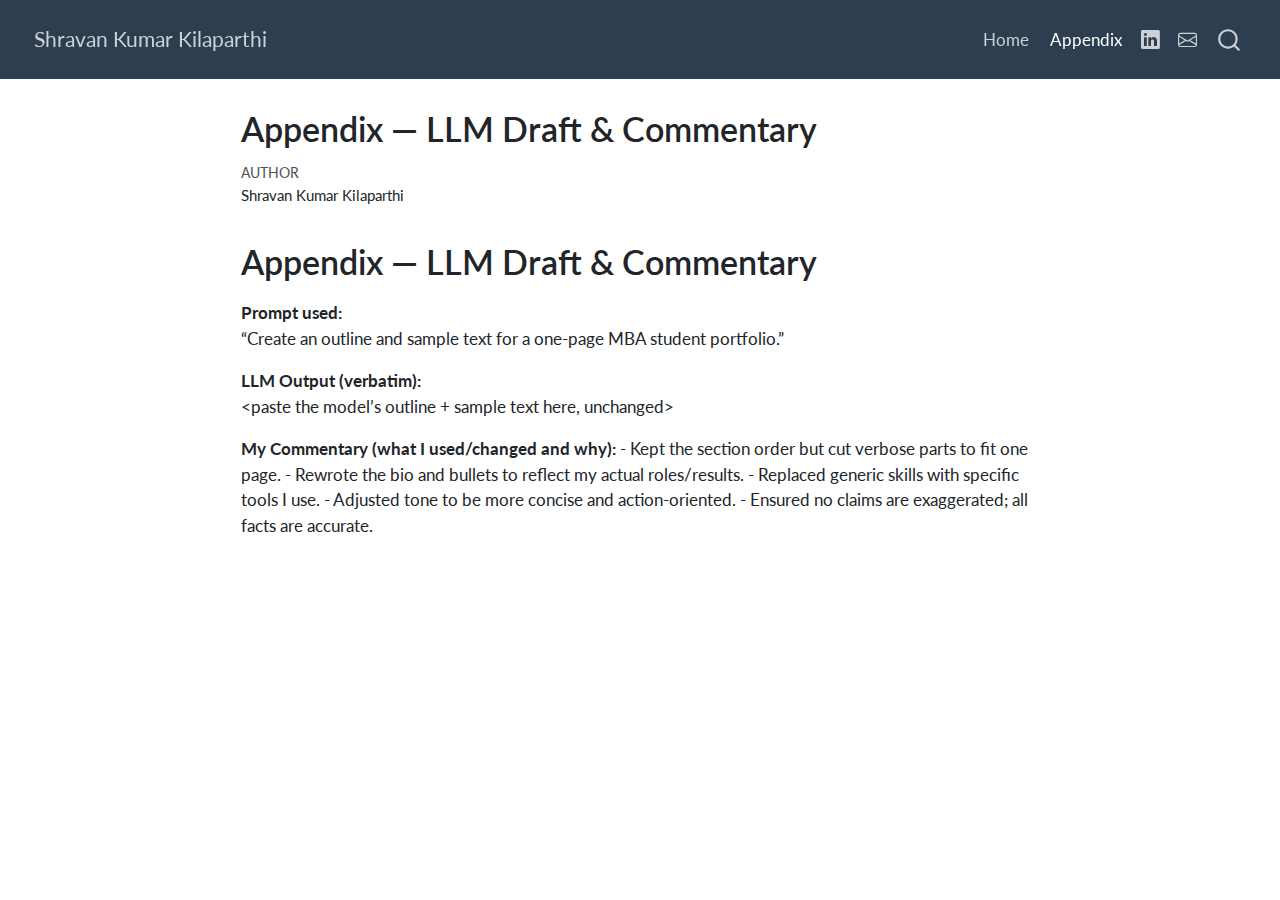
<file: docs/appendix-llm.html>
<!DOCTYPE html>
<html xmlns="http://www.w3.org/1999/xhtml" lang="en" xml:lang="en"><head>

<meta charset="utf-8">
<meta name="generator" content="quarto-1.8.25">

<meta name="viewport" content="width=device-width, initial-scale=1.0, user-scalable=yes">

<meta name="author" content="Shravan Kumar Kilaparthi">

<title>Appendix — LLM Draft &amp; Commentary – Shravan Kumar Kilaparthi</title>
<style>
code{white-space: pre-wrap;}
span.smallcaps{font-variant: small-caps;}
div.columns{display: flex; gap: min(4vw, 1.5em);}
div.column{flex: auto; overflow-x: auto;}
div.hanging-indent{margin-left: 1.5em; text-indent: -1.5em;}
ul.task-list{list-style: none;}
ul.task-list li input[type="checkbox"] {
  width: 0.8em;
  margin: 0 0.8em 0.2em -1em; /* quarto-specific, see https://github.com/quarto-dev/quarto-cli/issues/4556 */ 
  vertical-align: middle;
}
</style>


<script src="site_libs/quarto-nav/quarto-nav.js"></script>
<script src="site_libs/quarto-nav/headroom.min.js"></script>
<script src="site_libs/clipboard/clipboard.min.js"></script>
<script src="site_libs/quarto-search/autocomplete.umd.js"></script>
<script src="site_libs/quarto-search/fuse.min.js"></script>
<script src="site_libs/quarto-search/quarto-search.js"></script>
<meta name="quarto:offset" content="./">
<script src="site_libs/quarto-html/quarto.js" type="module"></script>
<script src="site_libs/quarto-html/tabsets/tabsets.js" type="module"></script>
<script src="site_libs/quarto-html/axe/axe-check.js" type="module"></script>
<script src="site_libs/quarto-html/popper.min.js"></script>
<script src="site_libs/quarto-html/tippy.umd.min.js"></script>
<script src="site_libs/quarto-html/anchor.min.js"></script>
<link href="site_libs/quarto-html/tippy.css" rel="stylesheet">
<link href="site_libs/quarto-html/quarto-syntax-highlighting-7b89279ff1a6dce999919e0e67d4d9ec.css" rel="stylesheet" id="quarto-text-highlighting-styles">
<script src="site_libs/bootstrap/bootstrap.min.js"></script>
<link href="site_libs/bootstrap/bootstrap-icons.css" rel="stylesheet">
<link href="site_libs/bootstrap/bootstrap-f93c2b1f3f0577f377aefa4848a86a36.min.css" rel="stylesheet" append-hash="true" id="quarto-bootstrap" data-mode="light">
<script id="quarto-search-options" type="application/json">{
  "location": "navbar",
  "copy-button": false,
  "collapse-after": 3,
  "panel-placement": "end",
  "type": "overlay",
  "limit": 50,
  "keyboard-shortcut": [
    "f",
    "/",
    "s"
  ],
  "show-item-context": false,
  "language": {
    "search-no-results-text": "No results",
    "search-matching-documents-text": "matching documents",
    "search-copy-link-title": "Copy link to search",
    "search-hide-matches-text": "Hide additional matches",
    "search-more-match-text": "more match in this document",
    "search-more-matches-text": "more matches in this document",
    "search-clear-button-title": "Clear",
    "search-text-placeholder": "",
    "search-detached-cancel-button-title": "Cancel",
    "search-submit-button-title": "Submit",
    "search-label": "Search"
  }
}</script>
<style>html{ scroll-behavior: smooth; }</style>


<link rel="stylesheet" href="styles.css">
</head>

<body class="nav-fixed fullcontent quarto-light">

<div id="quarto-search-results"></div>
  <header id="quarto-header" class="headroom fixed-top">
    <nav class="navbar navbar-expand-lg " data-bs-theme="dark">
      <div class="navbar-container container-fluid">
      <div class="navbar-brand-container mx-auto">
    <a href="./index.html" class="navbar-brand navbar-brand-logo">
    </a>
    <a class="navbar-brand" href="./index.html">
    <span class="navbar-title">Shravan Kumar Kilaparthi</span>
    </a>
  </div>
            <div id="quarto-search" class="" title="Search"></div>
          <button class="navbar-toggler" type="button" data-bs-toggle="collapse" data-bs-target="#navbarCollapse" aria-controls="navbarCollapse" role="menu" aria-expanded="false" aria-label="Toggle navigation" onclick="if (window.quartoToggleHeadroom) { window.quartoToggleHeadroom(); }">
  <span class="navbar-toggler-icon"></span>
</button>
          <div class="collapse navbar-collapse" id="navbarCollapse">
            <ul class="navbar-nav navbar-nav-scroll ms-auto">
  <li class="nav-item">
    <a class="nav-link" href="./index.html"> 
<span class="menu-text">Home</span></a>
  </li>  
  <li class="nav-item">
    <a class="nav-link active" href="./appendix-llm.html" aria-current="page"> 
<span class="menu-text">Appendix</span></a>
  </li>  
  <li class="nav-item compact">
    <a class="nav-link" href="https://www.linkedin.com/in/shravan-kumar-9b1096141/"> <i class="bi bi-linkedin" role="img">
</i> 
<span class="menu-text"></span></a>
  </li>  
  <li class="nav-item compact">
    <a class="nav-link" href="mailto:Kilaparthishravn@gmail.com"> <i class="bi bi-envelope" role="img">
</i> 
<span class="menu-text"></span></a>
  </li>  
</ul>
          </div> <!-- /navcollapse -->
            <div class="quarto-navbar-tools">
</div>
      </div> <!-- /container-fluid -->
    </nav>
</header>
<!-- content -->
<div id="quarto-content" class="quarto-container page-columns page-rows-contents page-layout-article page-navbar">
<!-- sidebar -->
<!-- margin-sidebar -->
    
<!-- main -->
<main class="content" id="quarto-document-content">

<header id="title-block-header" class="quarto-title-block default">
<div class="quarto-title">
<h1 class="title">Appendix — LLM Draft &amp; Commentary</h1>
</div>



<div class="quarto-title-meta">

    <div>
    <div class="quarto-title-meta-heading">Author</div>
    <div class="quarto-title-meta-contents">
             <p>Shravan Kumar Kilaparthi </p>
          </div>
  </div>
    
  
    
  </div>
  


</header>


<section id="appendix-llm-draft-commentary" class="level1">
<h1>Appendix — LLM Draft &amp; Commentary</h1>
<p><strong>Prompt used:</strong><br>
“Create an outline and sample text for a one-page MBA student portfolio.”</p>
<p><strong>LLM Output (verbatim):</strong><br>
&lt;paste the model’s outline + sample text here, unchanged&gt;</p>
<p><strong>My Commentary (what I used/changed and why):</strong> - Kept the section order but cut verbose parts to fit one page. - Rewrote the bio and bullets to reflect my actual roles/results. - Replaced generic skills with specific tools I use. - Adjusted tone to be more concise and action-oriented. - Ensured no claims are exaggerated; all facts are accurate.</p>


</section>

</main> <!-- /main -->
<script id="quarto-html-after-body" type="application/javascript">
  window.document.addEventListener("DOMContentLoaded", function (event) {
    const icon = "";
    const anchorJS = new window.AnchorJS();
    anchorJS.options = {
      placement: 'right',
      icon: icon
    };
    anchorJS.add('.anchored');
    const isCodeAnnotation = (el) => {
      for (const clz of el.classList) {
        if (clz.startsWith('code-annotation-')) {                     
          return true;
        }
      }
      return false;
    }
    const onCopySuccess = function(e) {
      // button target
      const button = e.trigger;
      // don't keep focus
      button.blur();
      // flash "checked"
      button.classList.add('code-copy-button-checked');
      var currentTitle = button.getAttribute("title");
      button.setAttribute("title", "Copied!");
      let tooltip;
      if (window.bootstrap) {
        button.setAttribute("data-bs-toggle", "tooltip");
        button.setAttribute("data-bs-placement", "left");
        button.setAttribute("data-bs-title", "Copied!");
        tooltip = new bootstrap.Tooltip(button, 
          { trigger: "manual", 
            customClass: "code-copy-button-tooltip",
            offset: [0, -8]});
        tooltip.show();    
      }
      setTimeout(function() {
        if (tooltip) {
          tooltip.hide();
          button.removeAttribute("data-bs-title");
          button.removeAttribute("data-bs-toggle");
          button.removeAttribute("data-bs-placement");
        }
        button.setAttribute("title", currentTitle);
        button.classList.remove('code-copy-button-checked');
      }, 1000);
      // clear code selection
      e.clearSelection();
    }
    const getTextToCopy = function(trigger) {
      const outerScaffold = trigger.parentElement.cloneNode(true);
      const codeEl = outerScaffold.querySelector('code');
      for (const childEl of codeEl.children) {
        if (isCodeAnnotation(childEl)) {
          childEl.remove();
        }
      }
      return codeEl.innerText;
    }
    const clipboard = new window.ClipboardJS('.code-copy-button:not([data-in-quarto-modal])', {
      text: getTextToCopy
    });
    clipboard.on('success', onCopySuccess);
    if (window.document.getElementById('quarto-embedded-source-code-modal')) {
      const clipboardModal = new window.ClipboardJS('.code-copy-button[data-in-quarto-modal]', {
        text: getTextToCopy,
        container: window.document.getElementById('quarto-embedded-source-code-modal')
      });
      clipboardModal.on('success', onCopySuccess);
    }
      var localhostRegex = new RegExp(/^(?:http|https):\/\/localhost\:?[0-9]*\//);
      var mailtoRegex = new RegExp(/^mailto:/);
        var filterRegex = new RegExp('/' + window.location.host + '/');
      var isInternal = (href) => {
          return filterRegex.test(href) || localhostRegex.test(href) || mailtoRegex.test(href);
      }
      // Inspect non-navigation links and adorn them if external
     var links = window.document.querySelectorAll('a[href]:not(.nav-link):not(.navbar-brand):not(.toc-action):not(.sidebar-link):not(.sidebar-item-toggle):not(.pagination-link):not(.no-external):not([aria-hidden]):not(.dropdown-item):not(.quarto-navigation-tool):not(.about-link)');
      for (var i=0; i<links.length; i++) {
        const link = links[i];
        if (!isInternal(link.href)) {
          // undo the damage that might have been done by quarto-nav.js in the case of
          // links that we want to consider external
          if (link.dataset.originalHref !== undefined) {
            link.href = link.dataset.originalHref;
          }
        }
      }
    function tippyHover(el, contentFn, onTriggerFn, onUntriggerFn) {
      const config = {
        allowHTML: true,
        maxWidth: 500,
        delay: 100,
        arrow: false,
        appendTo: function(el) {
            return el.parentElement;
        },
        interactive: true,
        interactiveBorder: 10,
        theme: 'quarto',
        placement: 'bottom-start',
      };
      if (contentFn) {
        config.content = contentFn;
      }
      if (onTriggerFn) {
        config.onTrigger = onTriggerFn;
      }
      if (onUntriggerFn) {
        config.onUntrigger = onUntriggerFn;
      }
      window.tippy(el, config); 
    }
    const noterefs = window.document.querySelectorAll('a[role="doc-noteref"]');
    for (var i=0; i<noterefs.length; i++) {
      const ref = noterefs[i];
      tippyHover(ref, function() {
        // use id or data attribute instead here
        let href = ref.getAttribute('data-footnote-href') || ref.getAttribute('href');
        try { href = new URL(href).hash; } catch {}
        const id = href.replace(/^#\/?/, "");
        const note = window.document.getElementById(id);
        if (note) {
          return note.innerHTML;
        } else {
          return "";
        }
      });
    }
    const xrefs = window.document.querySelectorAll('a.quarto-xref');
    const processXRef = (id, note) => {
      // Strip column container classes
      const stripColumnClz = (el) => {
        el.classList.remove("page-full", "page-columns");
        if (el.children) {
          for (const child of el.children) {
            stripColumnClz(child);
          }
        }
      }
      stripColumnClz(note)
      if (id === null || id.startsWith('sec-')) {
        // Special case sections, only their first couple elements
        const container = document.createElement("div");
        if (note.children && note.children.length > 2) {
          container.appendChild(note.children[0].cloneNode(true));
          for (let i = 1; i < note.children.length; i++) {
            const child = note.children[i];
            if (child.tagName === "P" && child.innerText === "") {
              continue;
            } else {
              container.appendChild(child.cloneNode(true));
              break;
            }
          }
          if (window.Quarto?.typesetMath) {
            window.Quarto.typesetMath(container);
          }
          return container.innerHTML
        } else {
          if (window.Quarto?.typesetMath) {
            window.Quarto.typesetMath(note);
          }
          return note.innerHTML;
        }
      } else {
        // Remove any anchor links if they are present
        const anchorLink = note.querySelector('a.anchorjs-link');
        if (anchorLink) {
          anchorLink.remove();
        }
        if (window.Quarto?.typesetMath) {
          window.Quarto.typesetMath(note);
        }
        if (note.classList.contains("callout")) {
          return note.outerHTML;
        } else {
          return note.innerHTML;
        }
      }
    }
    for (var i=0; i<xrefs.length; i++) {
      const xref = xrefs[i];
      tippyHover(xref, undefined, function(instance) {
        instance.disable();
        let url = xref.getAttribute('href');
        let hash = undefined; 
        if (url.startsWith('#')) {
          hash = url;
        } else {
          try { hash = new URL(url).hash; } catch {}
        }
        if (hash) {
          const id = hash.replace(/^#\/?/, "");
          const note = window.document.getElementById(id);
          if (note !== null) {
            try {
              const html = processXRef(id, note.cloneNode(true));
              instance.setContent(html);
            } finally {
              instance.enable();
              instance.show();
            }
          } else {
            // See if we can fetch this
            fetch(url.split('#')[0])
            .then(res => res.text())
            .then(html => {
              const parser = new DOMParser();
              const htmlDoc = parser.parseFromString(html, "text/html");
              const note = htmlDoc.getElementById(id);
              if (note !== null) {
                const html = processXRef(id, note);
                instance.setContent(html);
              } 
            }).finally(() => {
              instance.enable();
              instance.show();
            });
          }
        } else {
          // See if we can fetch a full url (with no hash to target)
          // This is a special case and we should probably do some content thinning / targeting
          fetch(url)
          .then(res => res.text())
          .then(html => {
            const parser = new DOMParser();
            const htmlDoc = parser.parseFromString(html, "text/html");
            const note = htmlDoc.querySelector('main.content');
            if (note !== null) {
              // This should only happen for chapter cross references
              // (since there is no id in the URL)
              // remove the first header
              if (note.children.length > 0 && note.children[0].tagName === "HEADER") {
                note.children[0].remove();
              }
              const html = processXRef(null, note);
              instance.setContent(html);
            } 
          }).finally(() => {
            instance.enable();
            instance.show();
          });
        }
      }, function(instance) {
      });
    }
        let selectedAnnoteEl;
        const selectorForAnnotation = ( cell, annotation) => {
          let cellAttr = 'data-code-cell="' + cell + '"';
          let lineAttr = 'data-code-annotation="' +  annotation + '"';
          const selector = 'span[' + cellAttr + '][' + lineAttr + ']';
          return selector;
        }
        const selectCodeLines = (annoteEl) => {
          const doc = window.document;
          const targetCell = annoteEl.getAttribute("data-target-cell");
          const targetAnnotation = annoteEl.getAttribute("data-target-annotation");
          const annoteSpan = window.document.querySelector(selectorForAnnotation(targetCell, targetAnnotation));
          const lines = annoteSpan.getAttribute("data-code-lines").split(",");
          const lineIds = lines.map((line) => {
            return targetCell + "-" + line;
          })
          let top = null;
          let height = null;
          let parent = null;
          if (lineIds.length > 0) {
              //compute the position of the single el (top and bottom and make a div)
              const el = window.document.getElementById(lineIds[0]);
              top = el.offsetTop;
              height = el.offsetHeight;
              parent = el.parentElement.parentElement;
            if (lineIds.length > 1) {
              const lastEl = window.document.getElementById(lineIds[lineIds.length - 1]);
              const bottom = lastEl.offsetTop + lastEl.offsetHeight;
              height = bottom - top;
            }
            if (top !== null && height !== null && parent !== null) {
              // cook up a div (if necessary) and position it 
              let div = window.document.getElementById("code-annotation-line-highlight");
              if (div === null) {
                div = window.document.createElement("div");
                div.setAttribute("id", "code-annotation-line-highlight");
                div.style.position = 'absolute';
                parent.appendChild(div);
              }
              div.style.top = top - 2 + "px";
              div.style.height = height + 4 + "px";
              div.style.left = 0;
              let gutterDiv = window.document.getElementById("code-annotation-line-highlight-gutter");
              if (gutterDiv === null) {
                gutterDiv = window.document.createElement("div");
                gutterDiv.setAttribute("id", "code-annotation-line-highlight-gutter");
                gutterDiv.style.position = 'absolute';
                const codeCell = window.document.getElementById(targetCell);
                const gutter = codeCell.querySelector('.code-annotation-gutter');
                gutter.appendChild(gutterDiv);
              }
              gutterDiv.style.top = top - 2 + "px";
              gutterDiv.style.height = height + 4 + "px";
            }
            selectedAnnoteEl = annoteEl;
          }
        };
        const unselectCodeLines = () => {
          const elementsIds = ["code-annotation-line-highlight", "code-annotation-line-highlight-gutter"];
          elementsIds.forEach((elId) => {
            const div = window.document.getElementById(elId);
            if (div) {
              div.remove();
            }
          });
          selectedAnnoteEl = undefined;
        };
          // Handle positioning of the toggle
      window.addEventListener(
        "resize",
        throttle(() => {
          elRect = undefined;
          if (selectedAnnoteEl) {
            selectCodeLines(selectedAnnoteEl);
          }
        }, 10)
      );
      function throttle(fn, ms) {
      let throttle = false;
      let timer;
        return (...args) => {
          if(!throttle) { // first call gets through
              fn.apply(this, args);
              throttle = true;
          } else { // all the others get throttled
              if(timer) clearTimeout(timer); // cancel #2
              timer = setTimeout(() => {
                fn.apply(this, args);
                timer = throttle = false;
              }, ms);
          }
        };
      }
        // Attach click handler to the DT
        const annoteDls = window.document.querySelectorAll('dt[data-target-cell]');
        for (const annoteDlNode of annoteDls) {
          annoteDlNode.addEventListener('click', (event) => {
            const clickedEl = event.target;
            if (clickedEl !== selectedAnnoteEl) {
              unselectCodeLines();
              const activeEl = window.document.querySelector('dt[data-target-cell].code-annotation-active');
              if (activeEl) {
                activeEl.classList.remove('code-annotation-active');
              }
              selectCodeLines(clickedEl);
              clickedEl.classList.add('code-annotation-active');
            } else {
              // Unselect the line
              unselectCodeLines();
              clickedEl.classList.remove('code-annotation-active');
            }
          });
        }
    const findCites = (el) => {
      const parentEl = el.parentElement;
      if (parentEl) {
        const cites = parentEl.dataset.cites;
        if (cites) {
          return {
            el,
            cites: cites.split(' ')
          };
        } else {
          return findCites(el.parentElement)
        }
      } else {
        return undefined;
      }
    };
    var bibliorefs = window.document.querySelectorAll('a[role="doc-biblioref"]');
    for (var i=0; i<bibliorefs.length; i++) {
      const ref = bibliorefs[i];
      const citeInfo = findCites(ref);
      if (citeInfo) {
        tippyHover(citeInfo.el, function() {
          var popup = window.document.createElement('div');
          citeInfo.cites.forEach(function(cite) {
            var citeDiv = window.document.createElement('div');
            citeDiv.classList.add('hanging-indent');
            citeDiv.classList.add('csl-entry');
            var biblioDiv = window.document.getElementById('ref-' + cite);
            if (biblioDiv) {
              citeDiv.innerHTML = biblioDiv.innerHTML;
            }
            popup.appendChild(citeDiv);
          });
          return popup.innerHTML;
        });
      }
    }
  });
  </script>
</div> <!-- /content -->




<script src="site_libs/quarto-html/zenscroll-min.js"></script>
</body></html>
</file>
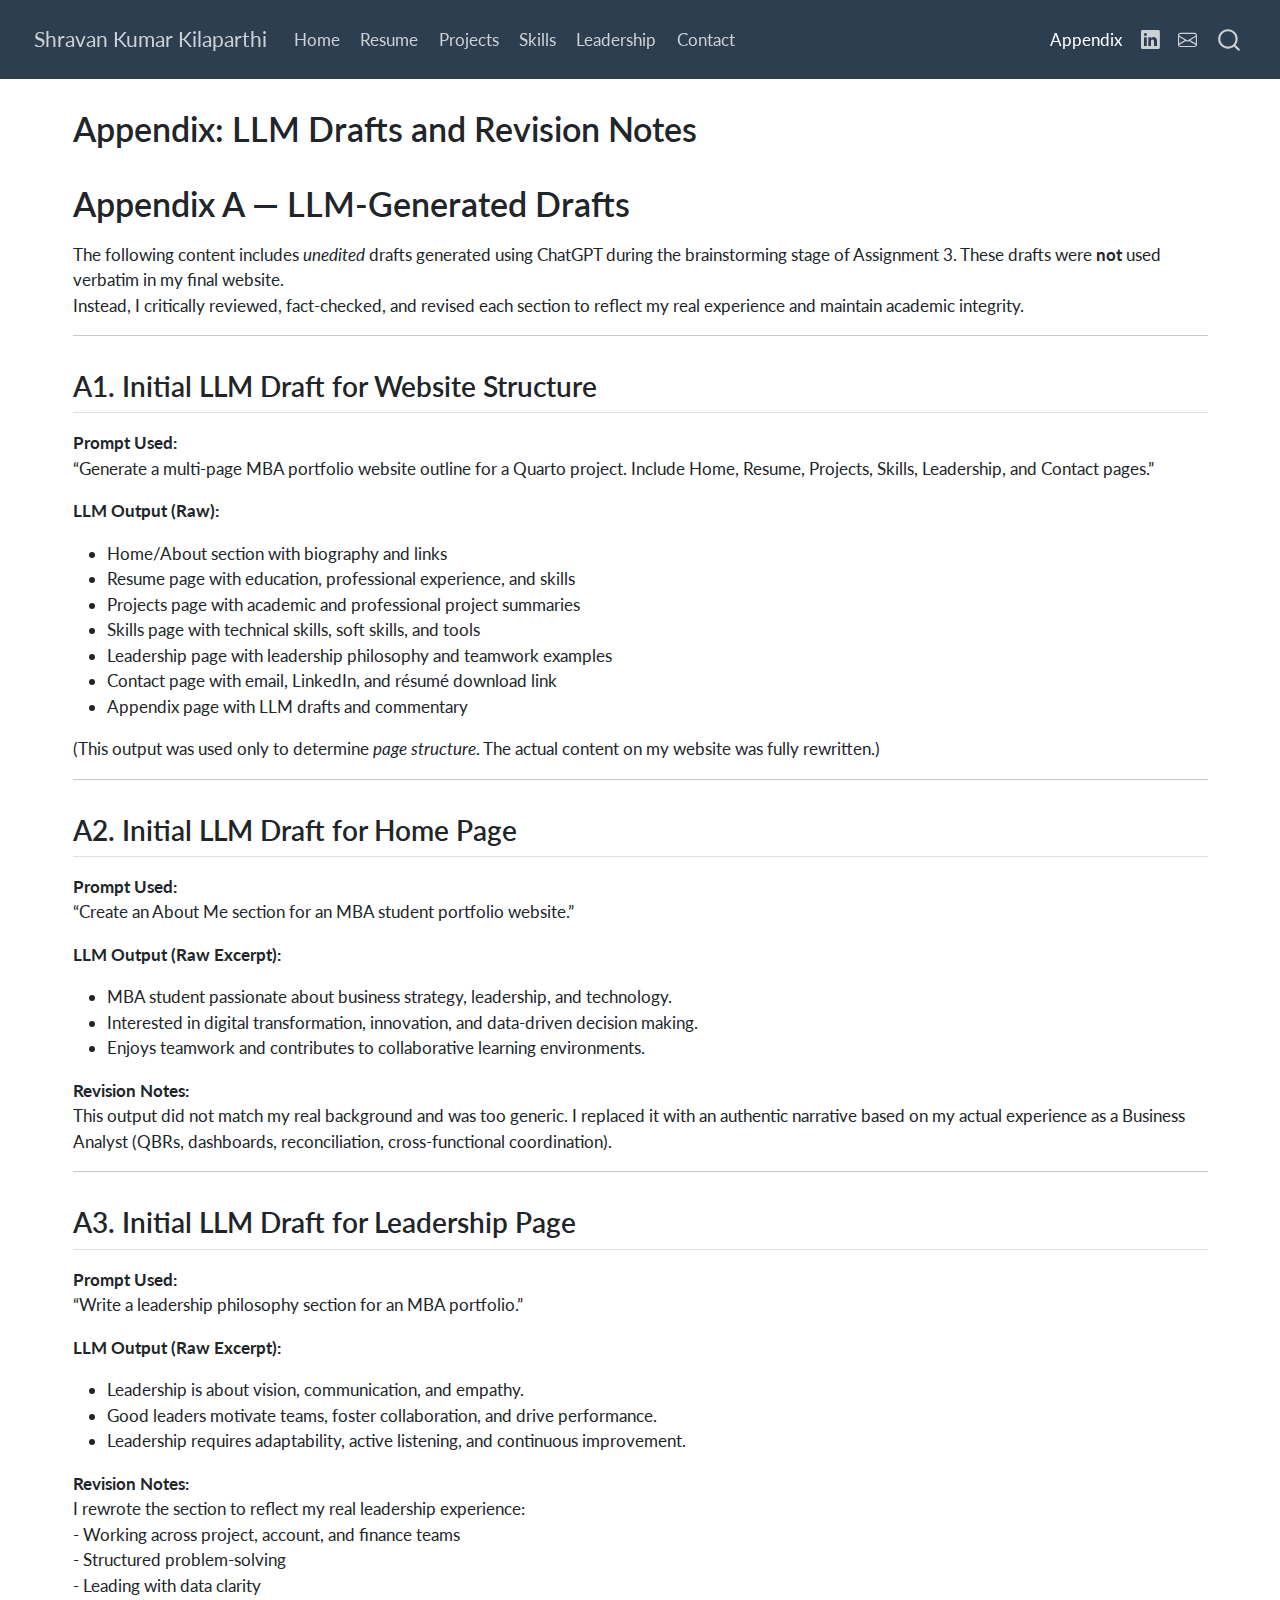
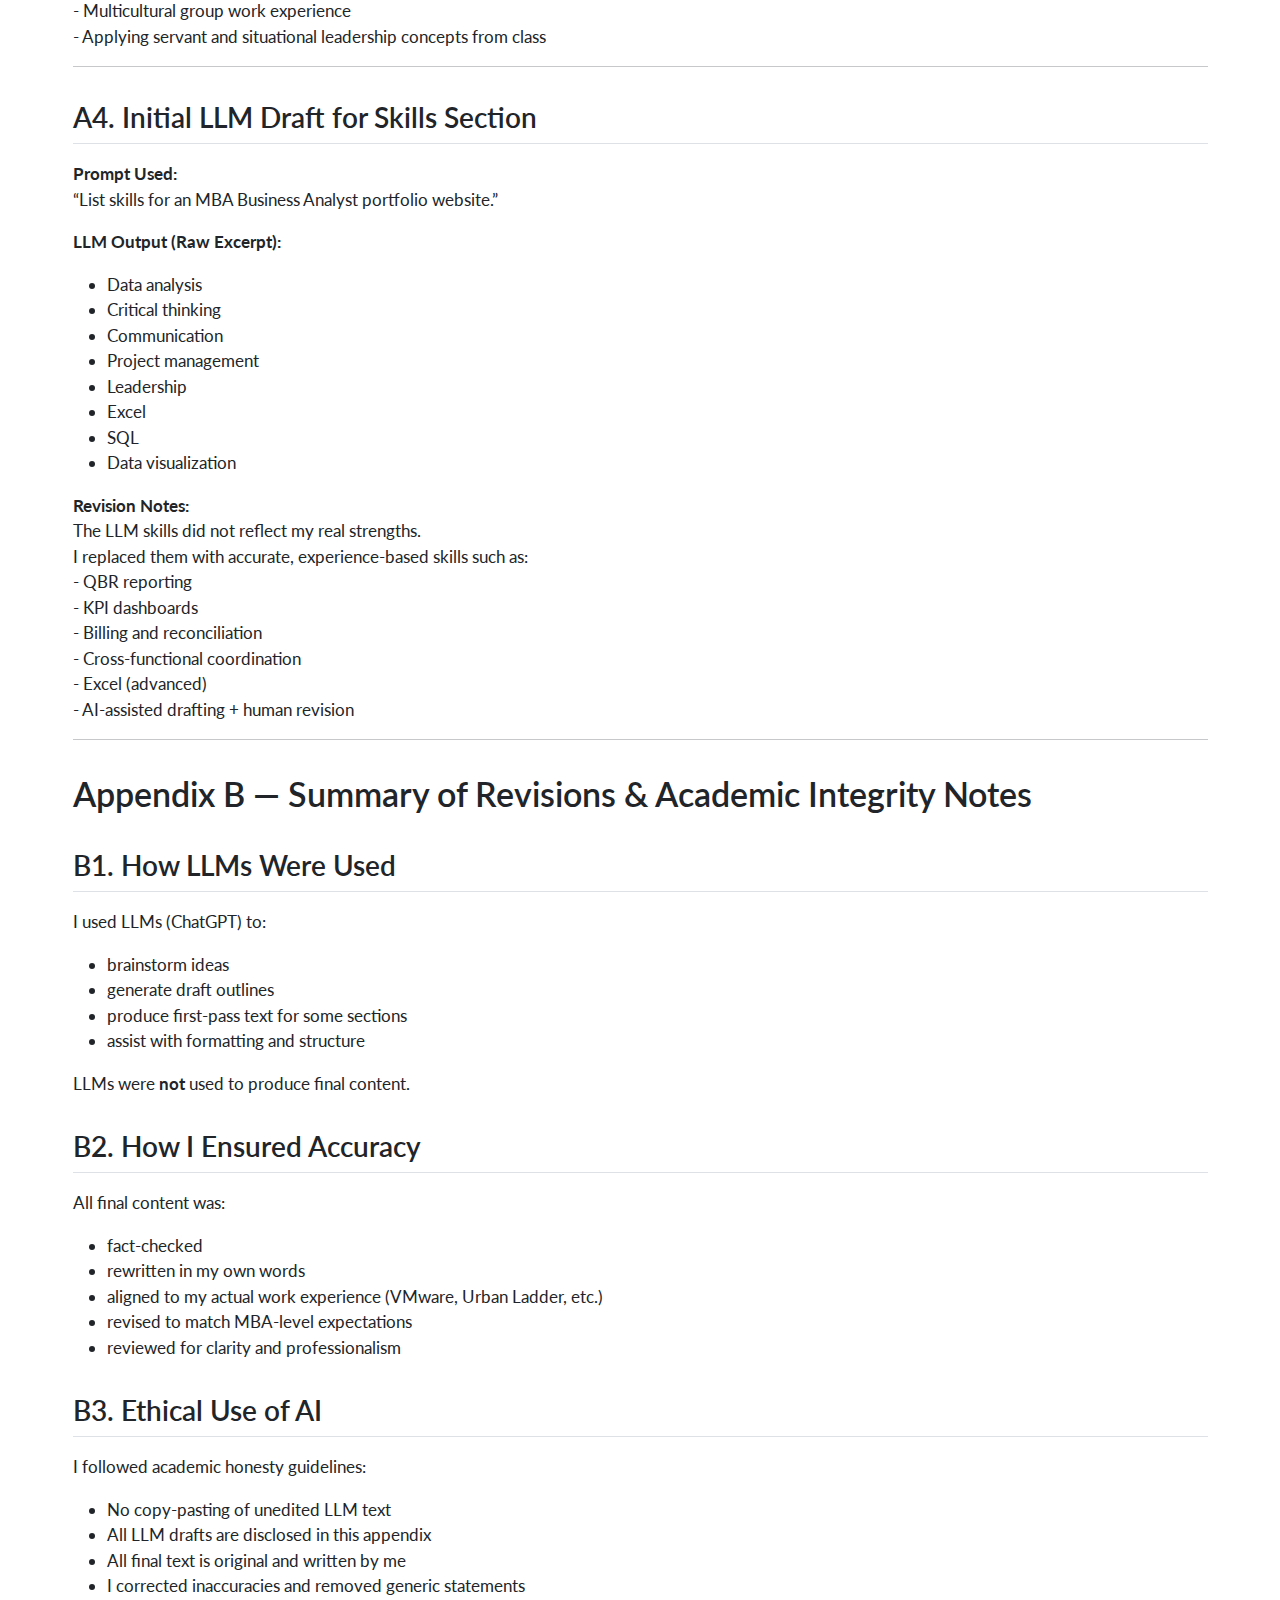
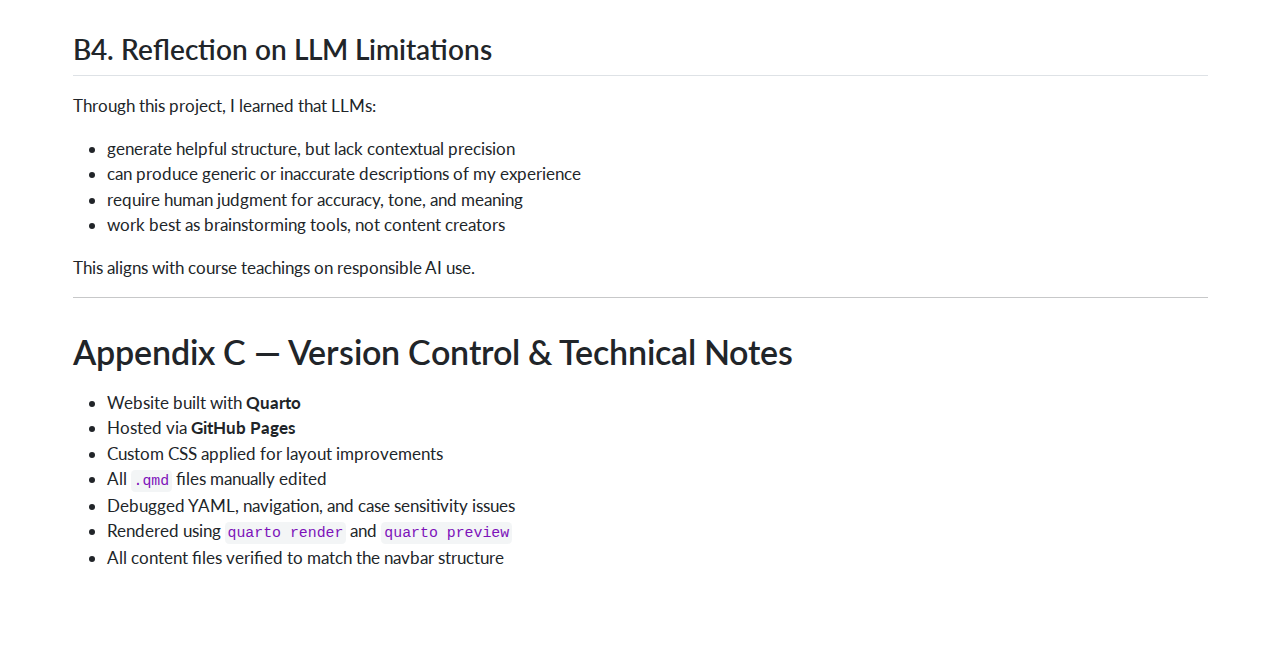
<file: docs/appendix.html>
<!DOCTYPE html>
<html xmlns="http://www.w3.org/1999/xhtml" lang="en" xml:lang="en"><head>

<meta charset="utf-8">
<meta name="generator" content="quarto-1.8.25">

<meta name="viewport" content="width=device-width, initial-scale=1.0, user-scalable=yes">


<title>Appendix: LLM Drafts and Revision Notes – Shravan Kumar Kilaparthi</title>
<style>
code{white-space: pre-wrap;}
span.smallcaps{font-variant: small-caps;}
div.columns{display: flex; gap: min(4vw, 1.5em);}
div.column{flex: auto; overflow-x: auto;}
div.hanging-indent{margin-left: 1.5em; text-indent: -1.5em;}
ul.task-list{list-style: none;}
ul.task-list li input[type="checkbox"] {
  width: 0.8em;
  margin: 0 0.8em 0.2em -1em; /* quarto-specific, see https://github.com/quarto-dev/quarto-cli/issues/4556 */ 
  vertical-align: middle;
}
</style>


<script src="site_libs/quarto-nav/quarto-nav.js"></script>
<script src="site_libs/quarto-nav/headroom.min.js"></script>
<script src="site_libs/clipboard/clipboard.min.js"></script>
<script src="site_libs/quarto-search/autocomplete.umd.js"></script>
<script src="site_libs/quarto-search/fuse.min.js"></script>
<script src="site_libs/quarto-search/quarto-search.js"></script>
<meta name="quarto:offset" content="./">
<script src="site_libs/quarto-html/quarto.js" type="module"></script>
<script src="site_libs/quarto-html/tabsets/tabsets.js" type="module"></script>
<script src="site_libs/quarto-html/axe/axe-check.js" type="module"></script>
<script src="site_libs/quarto-html/popper.min.js"></script>
<script src="site_libs/quarto-html/tippy.umd.min.js"></script>
<script src="site_libs/quarto-html/anchor.min.js"></script>
<link href="site_libs/quarto-html/tippy.css" rel="stylesheet">
<link href="site_libs/quarto-html/quarto-syntax-highlighting-7b89279ff1a6dce999919e0e67d4d9ec.css" rel="stylesheet" id="quarto-text-highlighting-styles">
<script src="site_libs/bootstrap/bootstrap.min.js"></script>
<link href="site_libs/bootstrap/bootstrap-icons.css" rel="stylesheet">
<link href="site_libs/bootstrap/bootstrap-f93c2b1f3f0577f377aefa4848a86a36.min.css" rel="stylesheet" append-hash="true" id="quarto-bootstrap" data-mode="light">
<script id="quarto-search-options" type="application/json">{
  "location": "navbar",
  "copy-button": false,
  "collapse-after": 3,
  "panel-placement": "end",
  "type": "overlay",
  "limit": 50,
  "keyboard-shortcut": [
    "f",
    "/",
    "s"
  ],
  "show-item-context": false,
  "language": {
    "search-no-results-text": "No results",
    "search-matching-documents-text": "matching documents",
    "search-copy-link-title": "Copy link to search",
    "search-hide-matches-text": "Hide additional matches",
    "search-more-match-text": "more match in this document",
    "search-more-matches-text": "more matches in this document",
    "search-clear-button-title": "Clear",
    "search-text-placeholder": "",
    "search-detached-cancel-button-title": "Cancel",
    "search-submit-button-title": "Submit",
    "search-label": "Search"
  }
}</script>
<style>html{ scroll-behavior: smooth; }</style>


<link rel="stylesheet" href="styles.css">
</head>

<body class="nav-fixed quarto-light">

<div id="quarto-search-results"></div>
  <header id="quarto-header" class="headroom fixed-top">
    <nav class="navbar navbar-expand-lg " data-bs-theme="dark">
      <div class="navbar-container container-fluid">
      <div class="navbar-brand-container mx-auto">
    <a href="./index.html" class="navbar-brand navbar-brand-logo">
    </a>
    <a class="navbar-brand" href="./index.html">
    <span class="navbar-title">Shravan Kumar Kilaparthi</span>
    </a>
  </div>
            <div id="quarto-search" class="" title="Search"></div>
          <button class="navbar-toggler" type="button" data-bs-toggle="collapse" data-bs-target="#navbarCollapse" aria-controls="navbarCollapse" role="menu" aria-expanded="false" aria-label="Toggle navigation" onclick="if (window.quartoToggleHeadroom) { window.quartoToggleHeadroom(); }">
  <span class="navbar-toggler-icon"></span>
</button>
          <div class="collapse navbar-collapse" id="navbarCollapse">
            <ul class="navbar-nav navbar-nav-scroll me-auto">
  <li class="nav-item">
    <a class="nav-link" href="./index.html"> 
<span class="menu-text">Home</span></a>
  </li>  
  <li class="nav-item">
    <a class="nav-link" href="./resume.html"> 
<span class="menu-text">Resume</span></a>
  </li>  
  <li class="nav-item">
    <a class="nav-link" href="./projects.html"> 
<span class="menu-text">Projects</span></a>
  </li>  
  <li class="nav-item">
    <a class="nav-link" href="./skills.html"> 
<span class="menu-text">Skills</span></a>
  </li>  
  <li class="nav-item">
    <a class="nav-link" href="./leadership.html"> 
<span class="menu-text">Leadership</span></a>
  </li>  
  <li class="nav-item">
    <a class="nav-link" href="./contact.html"> 
<span class="menu-text">Contact</span></a>
  </li>  
</ul>
            <ul class="navbar-nav navbar-nav-scroll ms-auto">
  <li class="nav-item">
    <a class="nav-link active" href="./appendix.html" aria-current="page"> 
<span class="menu-text">Appendix</span></a>
  </li>  
  <li class="nav-item compact">
    <a class="nav-link" href="https://www.linkedin.com/in/shravan-kumar-9b1096141/"> <i class="bi bi-linkedin" role="img">
</i> 
<span class="menu-text"></span></a>
  </li>  
  <li class="nav-item compact">
    <a class="nav-link" href="mailto:kilaparthishravan@gmail.com"> <i class="bi bi-envelope" role="img">
</i> 
<span class="menu-text"></span></a>
  </li>  
</ul>
          </div> <!-- /navcollapse -->
            <div class="quarto-navbar-tools">
</div>
      </div> <!-- /container-fluid -->
    </nav>
</header>
<!-- content -->
<div id="quarto-content" class="quarto-container page-columns page-rows-contents page-layout-full page-navbar">
<!-- sidebar -->
<!-- margin-sidebar -->
    
<!-- main -->
<main class="content column-page" id="quarto-document-content">

<header id="title-block-header" class="quarto-title-block default">
<div class="quarto-title">
<h1 class="title">Appendix: LLM Drafts and Revision Notes</h1>
</div>



<div class="quarto-title-meta column-page">

    
  
    
  </div>
  


</header>


<section id="appendix-a-llm-generated-drafts" class="level1">
<h1>Appendix A — LLM-Generated Drafts</h1>
<p>The following content includes <em>unedited</em> drafts generated using ChatGPT during the brainstorming stage of Assignment 3. These drafts were <strong>not</strong> used verbatim in my final website.<br>
Instead, I critically reviewed, fact-checked, and revised each section to reflect my real experience and maintain academic integrity.</p>
<hr>
<section id="a1.-initial-llm-draft-for-website-structure" class="level2">
<h2 class="anchored" data-anchor-id="a1.-initial-llm-draft-for-website-structure">A1. Initial LLM Draft for Website Structure</h2>
<p><strong>Prompt Used:</strong><br>
“Generate a multi-page MBA portfolio website outline for a Quarto project. Include Home, Resume, Projects, Skills, Leadership, and Contact pages.”</p>
<p><strong>LLM Output (Raw):</strong></p>
<ul>
<li>Home/About section with biography and links<br>
</li>
<li>Resume page with education, professional experience, and skills<br>
</li>
<li>Projects page with academic and professional project summaries<br>
</li>
<li>Skills page with technical skills, soft skills, and tools<br>
</li>
<li>Leadership page with leadership philosophy and teamwork examples<br>
</li>
<li>Contact page with email, LinkedIn, and résumé download link<br>
</li>
<li>Appendix page with LLM drafts and commentary</li>
</ul>
<p>(This output was used only to determine <em>page structure</em>. The actual content on my website was fully rewritten.)</p>
<hr>
</section>
<section id="a2.-initial-llm-draft-for-home-page" class="level2">
<h2 class="anchored" data-anchor-id="a2.-initial-llm-draft-for-home-page">A2. Initial LLM Draft for Home Page</h2>
<p><strong>Prompt Used:</strong><br>
“Create an About Me section for an MBA student portfolio website.”</p>
<p><strong>LLM Output (Raw Excerpt):</strong></p>
<ul>
<li>MBA student passionate about business strategy, leadership, and technology.<br>
</li>
<li>Interested in digital transformation, innovation, and data-driven decision making.<br>
</li>
<li>Enjoys teamwork and contributes to collaborative learning environments.</li>
</ul>
<p><strong>Revision Notes:</strong><br>
This output did not match my real background and was too generic. I replaced it with an authentic narrative based on my actual experience as a Business Analyst (QBRs, dashboards, reconciliation, cross-functional coordination).</p>
<hr>
</section>
<section id="a3.-initial-llm-draft-for-leadership-page" class="level2">
<h2 class="anchored" data-anchor-id="a3.-initial-llm-draft-for-leadership-page">A3. Initial LLM Draft for Leadership Page</h2>
<p><strong>Prompt Used:</strong><br>
“Write a leadership philosophy section for an MBA portfolio.”</p>
<p><strong>LLM Output (Raw Excerpt):</strong></p>
<ul>
<li>Leadership is about vision, communication, and empathy.<br>
</li>
<li>Good leaders motivate teams, foster collaboration, and drive performance.<br>
</li>
<li>Leadership requires adaptability, active listening, and continuous improvement.</li>
</ul>
<p><strong>Revision Notes:</strong><br>
I rewrote the section to reflect my real leadership experience:<br>
- Working across project, account, and finance teams<br>
- Structured problem-solving<br>
- Leading with data clarity<br>
- Multicultural group work experience<br>
- Applying servant and situational leadership concepts from class</p>
<hr>
</section>
<section id="a4.-initial-llm-draft-for-skills-section" class="level2">
<h2 class="anchored" data-anchor-id="a4.-initial-llm-draft-for-skills-section">A4. Initial LLM Draft for Skills Section</h2>
<p><strong>Prompt Used:</strong><br>
“List skills for an MBA Business Analyst portfolio website.”</p>
<p><strong>LLM Output (Raw Excerpt):</strong></p>
<ul>
<li>Data analysis<br>
</li>
<li>Critical thinking<br>
</li>
<li>Communication<br>
</li>
<li>Project management<br>
</li>
<li>Leadership<br>
</li>
<li>Excel<br>
</li>
<li>SQL<br>
</li>
<li>Data visualization</li>
</ul>
<p><strong>Revision Notes:</strong><br>
The LLM skills did not reflect my real strengths.<br>
I replaced them with accurate, experience-based skills such as:<br>
- QBR reporting<br>
- KPI dashboards<br>
- Billing and reconciliation<br>
- Cross-functional coordination<br>
- Excel (advanced)<br>
- AI-assisted drafting + human revision</p>
<hr>
</section>
</section>
<section id="appendix-b-summary-of-revisions-academic-integrity-notes" class="level1">
<h1>Appendix B — Summary of Revisions &amp; Academic Integrity Notes</h1>
<section id="b1.-how-llms-were-used" class="level2">
<h2 class="anchored" data-anchor-id="b1.-how-llms-were-used">B1. How LLMs Were Used</h2>
<p>I used LLMs (ChatGPT) to:</p>
<ul>
<li>brainstorm ideas<br>
</li>
<li>generate draft outlines<br>
</li>
<li>produce first-pass text for some sections<br>
</li>
<li>assist with formatting and structure</li>
</ul>
<p>LLMs were <strong>not</strong> used to produce final content.</p>
</section>
<section id="b2.-how-i-ensured-accuracy" class="level2">
<h2 class="anchored" data-anchor-id="b2.-how-i-ensured-accuracy">B2. How I Ensured Accuracy</h2>
<p>All final content was:</p>
<ul>
<li>fact-checked<br>
</li>
<li>rewritten in my own words<br>
</li>
<li>aligned to my actual work experience (VMware, Urban Ladder, etc.)<br>
</li>
<li>revised to match MBA-level expectations<br>
</li>
<li>reviewed for clarity and professionalism</li>
</ul>
</section>
<section id="b3.-ethical-use-of-ai" class="level2">
<h2 class="anchored" data-anchor-id="b3.-ethical-use-of-ai">B3. Ethical Use of AI</h2>
<p>I followed academic honesty guidelines:</p>
<ul>
<li>No copy-pasting of unedited LLM text<br>
</li>
<li>All LLM drafts are disclosed in this appendix<br>
</li>
<li>All final text is original and written by me<br>
</li>
<li>I corrected inaccuracies and removed generic statements</li>
</ul>
</section>
<section id="b4.-reflection-on-llm-limitations" class="level2">
<h2 class="anchored" data-anchor-id="b4.-reflection-on-llm-limitations">B4. Reflection on LLM Limitations</h2>
<p>Through this project, I learned that LLMs:</p>
<ul>
<li>generate helpful structure, but lack contextual precision<br>
</li>
<li>can produce generic or inaccurate descriptions of my experience<br>
</li>
<li>require human judgment for accuracy, tone, and meaning<br>
</li>
<li>work best as brainstorming tools, not content creators</li>
</ul>
<p>This aligns with course teachings on responsible AI use.</p>
<hr>
</section>
</section>
<section id="appendix-c-version-control-technical-notes" class="level1">
<h1>Appendix C — Version Control &amp; Technical Notes</h1>
<ul>
<li>Website built with <strong>Quarto</strong><br>
</li>
<li>Hosted via <strong>GitHub Pages</strong><br>
</li>
<li>Custom CSS applied for layout improvements<br>
</li>
<li>All <code>.qmd</code> files manually edited<br>
</li>
<li>Debugged YAML, navigation, and case sensitivity issues<br>
</li>
<li>Rendered using <code>quarto render</code> and <code>quarto preview</code><br>
</li>
<li>All content files verified to match the navbar structure</li>
</ul>


</section>

</main> <!-- /main -->
<script id="quarto-html-after-body" type="application/javascript">
  window.document.addEventListener("DOMContentLoaded", function (event) {
    const icon = "";
    const anchorJS = new window.AnchorJS();
    anchorJS.options = {
      placement: 'right',
      icon: icon
    };
    anchorJS.add('.anchored');
    const isCodeAnnotation = (el) => {
      for (const clz of el.classList) {
        if (clz.startsWith('code-annotation-')) {                     
          return true;
        }
      }
      return false;
    }
    const onCopySuccess = function(e) {
      // button target
      const button = e.trigger;
      // don't keep focus
      button.blur();
      // flash "checked"
      button.classList.add('code-copy-button-checked');
      var currentTitle = button.getAttribute("title");
      button.setAttribute("title", "Copied!");
      let tooltip;
      if (window.bootstrap) {
        button.setAttribute("data-bs-toggle", "tooltip");
        button.setAttribute("data-bs-placement", "left");
        button.setAttribute("data-bs-title", "Copied!");
        tooltip = new bootstrap.Tooltip(button, 
          { trigger: "manual", 
            customClass: "code-copy-button-tooltip",
            offset: [0, -8]});
        tooltip.show();    
      }
      setTimeout(function() {
        if (tooltip) {
          tooltip.hide();
          button.removeAttribute("data-bs-title");
          button.removeAttribute("data-bs-toggle");
          button.removeAttribute("data-bs-placement");
        }
        button.setAttribute("title", currentTitle);
        button.classList.remove('code-copy-button-checked');
      }, 1000);
      // clear code selection
      e.clearSelection();
    }
    const getTextToCopy = function(trigger) {
      const outerScaffold = trigger.parentElement.cloneNode(true);
      const codeEl = outerScaffold.querySelector('code');
      for (const childEl of codeEl.children) {
        if (isCodeAnnotation(childEl)) {
          childEl.remove();
        }
      }
      return codeEl.innerText;
    }
    const clipboard = new window.ClipboardJS('.code-copy-button:not([data-in-quarto-modal])', {
      text: getTextToCopy
    });
    clipboard.on('success', onCopySuccess);
    if (window.document.getElementById('quarto-embedded-source-code-modal')) {
      const clipboardModal = new window.ClipboardJS('.code-copy-button[data-in-quarto-modal]', {
        text: getTextToCopy,
        container: window.document.getElementById('quarto-embedded-source-code-modal')
      });
      clipboardModal.on('success', onCopySuccess);
    }
      var localhostRegex = new RegExp(/^(?:http|https):\/\/localhost\:?[0-9]*\//);
      var mailtoRegex = new RegExp(/^mailto:/);
        var filterRegex = new RegExp('/' + window.location.host + '/');
      var isInternal = (href) => {
          return filterRegex.test(href) || localhostRegex.test(href) || mailtoRegex.test(href);
      }
      // Inspect non-navigation links and adorn them if external
     var links = window.document.querySelectorAll('a[href]:not(.nav-link):not(.navbar-brand):not(.toc-action):not(.sidebar-link):not(.sidebar-item-toggle):not(.pagination-link):not(.no-external):not([aria-hidden]):not(.dropdown-item):not(.quarto-navigation-tool):not(.about-link)');
      for (var i=0; i<links.length; i++) {
        const link = links[i];
        if (!isInternal(link.href)) {
          // undo the damage that might have been done by quarto-nav.js in the case of
          // links that we want to consider external
          if (link.dataset.originalHref !== undefined) {
            link.href = link.dataset.originalHref;
          }
        }
      }
    function tippyHover(el, contentFn, onTriggerFn, onUntriggerFn) {
      const config = {
        allowHTML: true,
        maxWidth: 500,
        delay: 100,
        arrow: false,
        appendTo: function(el) {
            return el.parentElement;
        },
        interactive: true,
        interactiveBorder: 10,
        theme: 'quarto',
        placement: 'bottom-start',
      };
      if (contentFn) {
        config.content = contentFn;
      }
      if (onTriggerFn) {
        config.onTrigger = onTriggerFn;
      }
      if (onUntriggerFn) {
        config.onUntrigger = onUntriggerFn;
      }
      window.tippy(el, config); 
    }
    const noterefs = window.document.querySelectorAll('a[role="doc-noteref"]');
    for (var i=0; i<noterefs.length; i++) {
      const ref = noterefs[i];
      tippyHover(ref, function() {
        // use id or data attribute instead here
        let href = ref.getAttribute('data-footnote-href') || ref.getAttribute('href');
        try { href = new URL(href).hash; } catch {}
        const id = href.replace(/^#\/?/, "");
        const note = window.document.getElementById(id);
        if (note) {
          return note.innerHTML;
        } else {
          return "";
        }
      });
    }
    const xrefs = window.document.querySelectorAll('a.quarto-xref');
    const processXRef = (id, note) => {
      // Strip column container classes
      const stripColumnClz = (el) => {
        el.classList.remove("page-full", "page-columns");
        if (el.children) {
          for (const child of el.children) {
            stripColumnClz(child);
          }
        }
      }
      stripColumnClz(note)
      if (id === null || id.startsWith('sec-')) {
        // Special case sections, only their first couple elements
        const container = document.createElement("div");
        if (note.children && note.children.length > 2) {
          container.appendChild(note.children[0].cloneNode(true));
          for (let i = 1; i < note.children.length; i++) {
            const child = note.children[i];
            if (child.tagName === "P" && child.innerText === "") {
              continue;
            } else {
              container.appendChild(child.cloneNode(true));
              break;
            }
          }
          if (window.Quarto?.typesetMath) {
            window.Quarto.typesetMath(container);
          }
          return container.innerHTML
        } else {
          if (window.Quarto?.typesetMath) {
            window.Quarto.typesetMath(note);
          }
          return note.innerHTML;
        }
      } else {
        // Remove any anchor links if they are present
        const anchorLink = note.querySelector('a.anchorjs-link');
        if (anchorLink) {
          anchorLink.remove();
        }
        if (window.Quarto?.typesetMath) {
          window.Quarto.typesetMath(note);
        }
        if (note.classList.contains("callout")) {
          return note.outerHTML;
        } else {
          return note.innerHTML;
        }
      }
    }
    for (var i=0; i<xrefs.length; i++) {
      const xref = xrefs[i];
      tippyHover(xref, undefined, function(instance) {
        instance.disable();
        let url = xref.getAttribute('href');
        let hash = undefined; 
        if (url.startsWith('#')) {
          hash = url;
        } else {
          try { hash = new URL(url).hash; } catch {}
        }
        if (hash) {
          const id = hash.replace(/^#\/?/, "");
          const note = window.document.getElementById(id);
          if (note !== null) {
            try {
              const html = processXRef(id, note.cloneNode(true));
              instance.setContent(html);
            } finally {
              instance.enable();
              instance.show();
            }
          } else {
            // See if we can fetch this
            fetch(url.split('#')[0])
            .then(res => res.text())
            .then(html => {
              const parser = new DOMParser();
              const htmlDoc = parser.parseFromString(html, "text/html");
              const note = htmlDoc.getElementById(id);
              if (note !== null) {
                const html = processXRef(id, note);
                instance.setContent(html);
              } 
            }).finally(() => {
              instance.enable();
              instance.show();
            });
          }
        } else {
          // See if we can fetch a full url (with no hash to target)
          // This is a special case and we should probably do some content thinning / targeting
          fetch(url)
          .then(res => res.text())
          .then(html => {
            const parser = new DOMParser();
            const htmlDoc = parser.parseFromString(html, "text/html");
            const note = htmlDoc.querySelector('main.content');
            if (note !== null) {
              // This should only happen for chapter cross references
              // (since there is no id in the URL)
              // remove the first header
              if (note.children.length > 0 && note.children[0].tagName === "HEADER") {
                note.children[0].remove();
              }
              const html = processXRef(null, note);
              instance.setContent(html);
            } 
          }).finally(() => {
            instance.enable();
            instance.show();
          });
        }
      }, function(instance) {
      });
    }
        let selectedAnnoteEl;
        const selectorForAnnotation = ( cell, annotation) => {
          let cellAttr = 'data-code-cell="' + cell + '"';
          let lineAttr = 'data-code-annotation="' +  annotation + '"';
          const selector = 'span[' + cellAttr + '][' + lineAttr + ']';
          return selector;
        }
        const selectCodeLines = (annoteEl) => {
          const doc = window.document;
          const targetCell = annoteEl.getAttribute("data-target-cell");
          const targetAnnotation = annoteEl.getAttribute("data-target-annotation");
          const annoteSpan = window.document.querySelector(selectorForAnnotation(targetCell, targetAnnotation));
          const lines = annoteSpan.getAttribute("data-code-lines").split(",");
          const lineIds = lines.map((line) => {
            return targetCell + "-" + line;
          })
          let top = null;
          let height = null;
          let parent = null;
          if (lineIds.length > 0) {
              //compute the position of the single el (top and bottom and make a div)
              const el = window.document.getElementById(lineIds[0]);
              top = el.offsetTop;
              height = el.offsetHeight;
              parent = el.parentElement.parentElement;
            if (lineIds.length > 1) {
              const lastEl = window.document.getElementById(lineIds[lineIds.length - 1]);
              const bottom = lastEl.offsetTop + lastEl.offsetHeight;
              height = bottom - top;
            }
            if (top !== null && height !== null && parent !== null) {
              // cook up a div (if necessary) and position it 
              let div = window.document.getElementById("code-annotation-line-highlight");
              if (div === null) {
                div = window.document.createElement("div");
                div.setAttribute("id", "code-annotation-line-highlight");
                div.style.position = 'absolute';
                parent.appendChild(div);
              }
              div.style.top = top - 2 + "px";
              div.style.height = height + 4 + "px";
              div.style.left = 0;
              let gutterDiv = window.document.getElementById("code-annotation-line-highlight-gutter");
              if (gutterDiv === null) {
                gutterDiv = window.document.createElement("div");
                gutterDiv.setAttribute("id", "code-annotation-line-highlight-gutter");
                gutterDiv.style.position = 'absolute';
                const codeCell = window.document.getElementById(targetCell);
                const gutter = codeCell.querySelector('.code-annotation-gutter');
                gutter.appendChild(gutterDiv);
              }
              gutterDiv.style.top = top - 2 + "px";
              gutterDiv.style.height = height + 4 + "px";
            }
            selectedAnnoteEl = annoteEl;
          }
        };
        const unselectCodeLines = () => {
          const elementsIds = ["code-annotation-line-highlight", "code-annotation-line-highlight-gutter"];
          elementsIds.forEach((elId) => {
            const div = window.document.getElementById(elId);
            if (div) {
              div.remove();
            }
          });
          selectedAnnoteEl = undefined;
        };
          // Handle positioning of the toggle
      window.addEventListener(
        "resize",
        throttle(() => {
          elRect = undefined;
          if (selectedAnnoteEl) {
            selectCodeLines(selectedAnnoteEl);
          }
        }, 10)
      );
      function throttle(fn, ms) {
      let throttle = false;
      let timer;
        return (...args) => {
          if(!throttle) { // first call gets through
              fn.apply(this, args);
              throttle = true;
          } else { // all the others get throttled
              if(timer) clearTimeout(timer); // cancel #2
              timer = setTimeout(() => {
                fn.apply(this, args);
                timer = throttle = false;
              }, ms);
          }
        };
      }
        // Attach click handler to the DT
        const annoteDls = window.document.querySelectorAll('dt[data-target-cell]');
        for (const annoteDlNode of annoteDls) {
          annoteDlNode.addEventListener('click', (event) => {
            const clickedEl = event.target;
            if (clickedEl !== selectedAnnoteEl) {
              unselectCodeLines();
              const activeEl = window.document.querySelector('dt[data-target-cell].code-annotation-active');
              if (activeEl) {
                activeEl.classList.remove('code-annotation-active');
              }
              selectCodeLines(clickedEl);
              clickedEl.classList.add('code-annotation-active');
            } else {
              // Unselect the line
              unselectCodeLines();
              clickedEl.classList.remove('code-annotation-active');
            }
          });
        }
    const findCites = (el) => {
      const parentEl = el.parentElement;
      if (parentEl) {
        const cites = parentEl.dataset.cites;
        if (cites) {
          return {
            el,
            cites: cites.split(' ')
          };
        } else {
          return findCites(el.parentElement)
        }
      } else {
        return undefined;
      }
    };
    var bibliorefs = window.document.querySelectorAll('a[role="doc-biblioref"]');
    for (var i=0; i<bibliorefs.length; i++) {
      const ref = bibliorefs[i];
      const citeInfo = findCites(ref);
      if (citeInfo) {
        tippyHover(citeInfo.el, function() {
          var popup = window.document.createElement('div');
          citeInfo.cites.forEach(function(cite) {
            var citeDiv = window.document.createElement('div');
            citeDiv.classList.add('hanging-indent');
            citeDiv.classList.add('csl-entry');
            var biblioDiv = window.document.getElementById('ref-' + cite);
            if (biblioDiv) {
              citeDiv.innerHTML = biblioDiv.innerHTML;
            }
            popup.appendChild(citeDiv);
          });
          return popup.innerHTML;
        });
      }
    }
  });
  </script>
</div> <!-- /content -->




<script src="site_libs/quarto-html/zenscroll-min.js"></script>
</body></html>
</file>
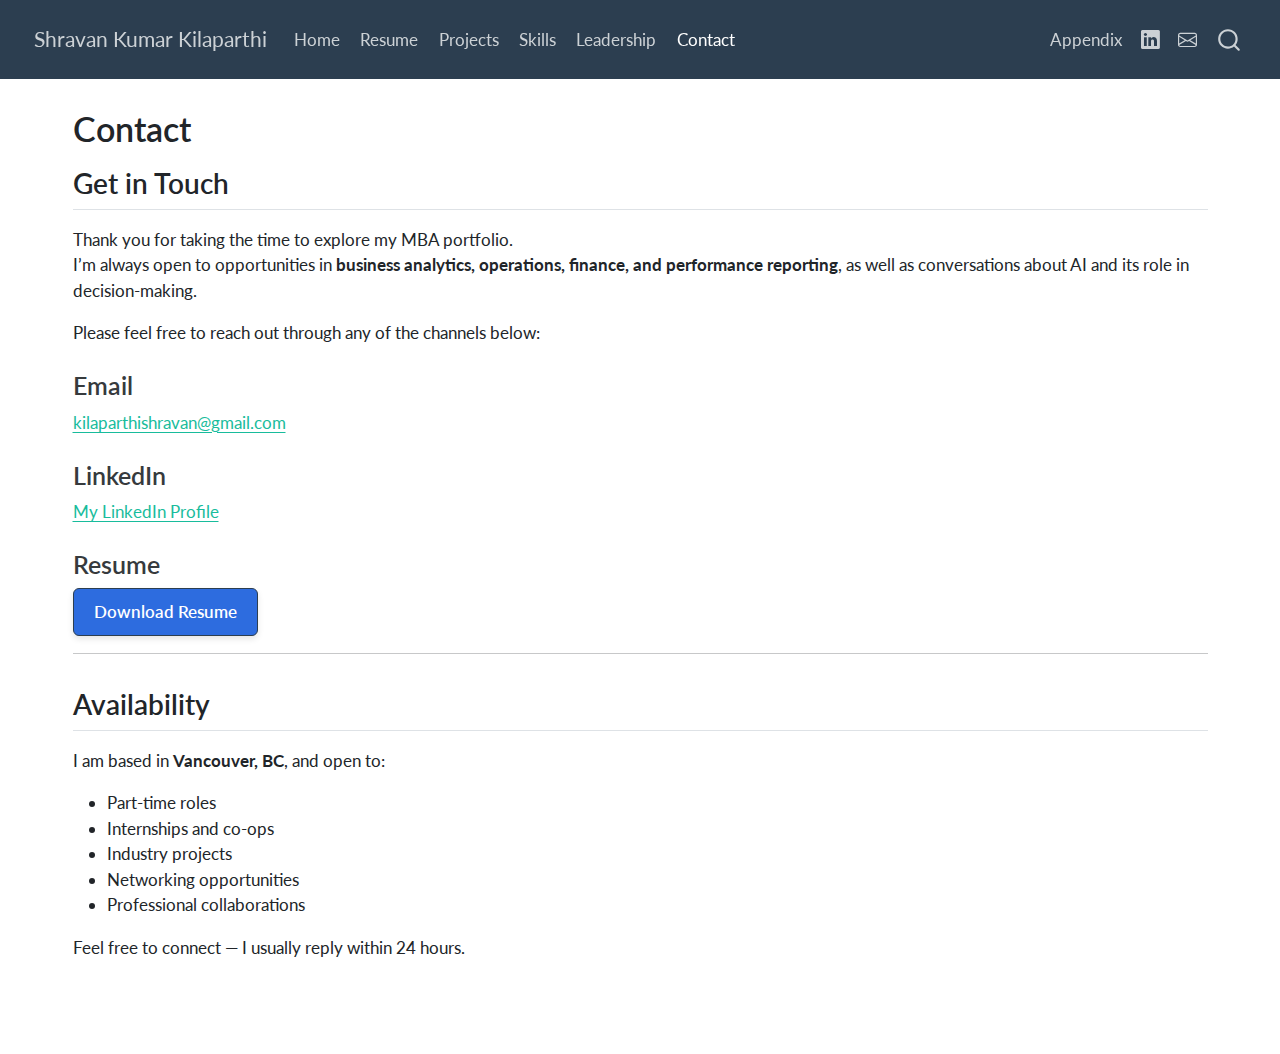
<file: docs/contact.html>
<!DOCTYPE html>
<html xmlns="http://www.w3.org/1999/xhtml" lang="en" xml:lang="en"><head>

<meta charset="utf-8">
<meta name="generator" content="quarto-1.8.25">

<meta name="viewport" content="width=device-width, initial-scale=1.0, user-scalable=yes">


<title>Contact – Shravan Kumar Kilaparthi</title>
<style>
code{white-space: pre-wrap;}
span.smallcaps{font-variant: small-caps;}
div.columns{display: flex; gap: min(4vw, 1.5em);}
div.column{flex: auto; overflow-x: auto;}
div.hanging-indent{margin-left: 1.5em; text-indent: -1.5em;}
ul.task-list{list-style: none;}
ul.task-list li input[type="checkbox"] {
  width: 0.8em;
  margin: 0 0.8em 0.2em -1em; /* quarto-specific, see https://github.com/quarto-dev/quarto-cli/issues/4556 */ 
  vertical-align: middle;
}
</style>


<script src="site_libs/quarto-nav/quarto-nav.js"></script>
<script src="site_libs/quarto-nav/headroom.min.js"></script>
<script src="site_libs/clipboard/clipboard.min.js"></script>
<script src="site_libs/quarto-search/autocomplete.umd.js"></script>
<script src="site_libs/quarto-search/fuse.min.js"></script>
<script src="site_libs/quarto-search/quarto-search.js"></script>
<meta name="quarto:offset" content="./">
<script src="site_libs/quarto-html/quarto.js" type="module"></script>
<script src="site_libs/quarto-html/tabsets/tabsets.js" type="module"></script>
<script src="site_libs/quarto-html/axe/axe-check.js" type="module"></script>
<script src="site_libs/quarto-html/popper.min.js"></script>
<script src="site_libs/quarto-html/tippy.umd.min.js"></script>
<script src="site_libs/quarto-html/anchor.min.js"></script>
<link href="site_libs/quarto-html/tippy.css" rel="stylesheet">
<link href="site_libs/quarto-html/quarto-syntax-highlighting-7b89279ff1a6dce999919e0e67d4d9ec.css" rel="stylesheet" id="quarto-text-highlighting-styles">
<script src="site_libs/bootstrap/bootstrap.min.js"></script>
<link href="site_libs/bootstrap/bootstrap-icons.css" rel="stylesheet">
<link href="site_libs/bootstrap/bootstrap-f93c2b1f3f0577f377aefa4848a86a36.min.css" rel="stylesheet" append-hash="true" id="quarto-bootstrap" data-mode="light">
<script id="quarto-search-options" type="application/json">{
  "location": "navbar",
  "copy-button": false,
  "collapse-after": 3,
  "panel-placement": "end",
  "type": "overlay",
  "limit": 50,
  "keyboard-shortcut": [
    "f",
    "/",
    "s"
  ],
  "show-item-context": false,
  "language": {
    "search-no-results-text": "No results",
    "search-matching-documents-text": "matching documents",
    "search-copy-link-title": "Copy link to search",
    "search-hide-matches-text": "Hide additional matches",
    "search-more-match-text": "more match in this document",
    "search-more-matches-text": "more matches in this document",
    "search-clear-button-title": "Clear",
    "search-text-placeholder": "",
    "search-detached-cancel-button-title": "Cancel",
    "search-submit-button-title": "Submit",
    "search-label": "Search"
  }
}</script>
<style>html{ scroll-behavior: smooth; }</style>


<link rel="stylesheet" href="styles.css">
</head>

<body class="nav-fixed quarto-light">

<div id="quarto-search-results"></div>
  <header id="quarto-header" class="headroom fixed-top">
    <nav class="navbar navbar-expand-lg " data-bs-theme="dark">
      <div class="navbar-container container-fluid">
      <div class="navbar-brand-container mx-auto">
    <a href="./index.html" class="navbar-brand navbar-brand-logo">
    </a>
    <a class="navbar-brand" href="./index.html">
    <span class="navbar-title">Shravan Kumar Kilaparthi</span>
    </a>
  </div>
            <div id="quarto-search" class="" title="Search"></div>
          <button class="navbar-toggler" type="button" data-bs-toggle="collapse" data-bs-target="#navbarCollapse" aria-controls="navbarCollapse" role="menu" aria-expanded="false" aria-label="Toggle navigation" onclick="if (window.quartoToggleHeadroom) { window.quartoToggleHeadroom(); }">
  <span class="navbar-toggler-icon"></span>
</button>
          <div class="collapse navbar-collapse" id="navbarCollapse">
            <ul class="navbar-nav navbar-nav-scroll me-auto">
  <li class="nav-item">
    <a class="nav-link" href="./index.html"> 
<span class="menu-text">Home</span></a>
  </li>  
  <li class="nav-item">
    <a class="nav-link" href="./resume.html"> 
<span class="menu-text">Resume</span></a>
  </li>  
  <li class="nav-item">
    <a class="nav-link" href="./projects.html"> 
<span class="menu-text">Projects</span></a>
  </li>  
  <li class="nav-item">
    <a class="nav-link" href="./skills.html"> 
<span class="menu-text">Skills</span></a>
  </li>  
  <li class="nav-item">
    <a class="nav-link" href="./leadership.html"> 
<span class="menu-text">Leadership</span></a>
  </li>  
  <li class="nav-item">
    <a class="nav-link active" href="./contact.html" aria-current="page"> 
<span class="menu-text">Contact</span></a>
  </li>  
</ul>
            <ul class="navbar-nav navbar-nav-scroll ms-auto">
  <li class="nav-item">
    <a class="nav-link" href="./appendix.html"> 
<span class="menu-text">Appendix</span></a>
  </li>  
  <li class="nav-item compact">
    <a class="nav-link" href="https://www.linkedin.com/in/shravan-kumar-9b1096141/"> <i class="bi bi-linkedin" role="img">
</i> 
<span class="menu-text"></span></a>
  </li>  
  <li class="nav-item compact">
    <a class="nav-link" href="mailto:kilaparthishravan@gmail.com"> <i class="bi bi-envelope" role="img">
</i> 
<span class="menu-text"></span></a>
  </li>  
</ul>
          </div> <!-- /navcollapse -->
            <div class="quarto-navbar-tools">
</div>
      </div> <!-- /container-fluid -->
    </nav>
</header>
<!-- content -->
<div id="quarto-content" class="quarto-container page-columns page-rows-contents page-layout-full page-navbar">
<!-- sidebar -->
<!-- margin-sidebar -->
    
<!-- main -->
<main class="content column-page" id="quarto-document-content">

<header id="title-block-header" class="quarto-title-block default">
<div class="quarto-title">
<h1 class="title">Contact</h1>
</div>



<div class="quarto-title-meta column-page">

    
  
    
  </div>
  


</header>


<section id="get-in-touch" class="level2">
<h2 class="anchored" data-anchor-id="get-in-touch">Get in Touch</h2>
<p>Thank you for taking the time to explore my MBA portfolio.<br>
I’m always open to opportunities in <strong>business analytics, operations, finance, and performance reporting</strong>, as well as conversations about AI and its role in decision-making.</p>
<p>Please feel free to reach out through any of the channels below:</p>
<section id="email" class="level3">
<h3 class="anchored" data-anchor-id="email">Email</h3>
<p><a href="mailto:kilaparthishravan@gmail.com">kilaparthishravan@gmail.com</a></p>
</section>
<section id="linkedin" class="level3">
<h3 class="anchored" data-anchor-id="linkedin">LinkedIn</h3>
<p><a href="https://www.linkedin.com/in/shravan-kumar-9b1096141/" target="_blank">My LinkedIn Profile</a></p>
</section>
<section id="resume" class="level3">
<h3 class="anchored" data-anchor-id="resume">Resume</h3>
<p><a href="Shravan_Kilaparthi_Resume.pdf" class="btn btn-primary" target="_blank">Download Resume</a></p>
<hr>
</section>
</section>
<section id="availability" class="level2">
<h2 class="anchored" data-anchor-id="availability">Availability</h2>
<p>I am based in <strong>Vancouver, BC</strong>, and open to:</p>
<ul>
<li>Part-time roles<br>
</li>
<li>Internships and co-ops<br>
</li>
<li>Industry projects<br>
</li>
<li>Networking opportunities<br>
</li>
<li>Professional collaborations</li>
</ul>
<p>Feel free to connect — I usually reply within 24 hours.</p>


</section>

</main> <!-- /main -->
<script id="quarto-html-after-body" type="application/javascript">
  window.document.addEventListener("DOMContentLoaded", function (event) {
    const icon = "";
    const anchorJS = new window.AnchorJS();
    anchorJS.options = {
      placement: 'right',
      icon: icon
    };
    anchorJS.add('.anchored');
    const isCodeAnnotation = (el) => {
      for (const clz of el.classList) {
        if (clz.startsWith('code-annotation-')) {                     
          return true;
        }
      }
      return false;
    }
    const onCopySuccess = function(e) {
      // button target
      const button = e.trigger;
      // don't keep focus
      button.blur();
      // flash "checked"
      button.classList.add('code-copy-button-checked');
      var currentTitle = button.getAttribute("title");
      button.setAttribute("title", "Copied!");
      let tooltip;
      if (window.bootstrap) {
        button.setAttribute("data-bs-toggle", "tooltip");
        button.setAttribute("data-bs-placement", "left");
        button.setAttribute("data-bs-title", "Copied!");
        tooltip = new bootstrap.Tooltip(button, 
          { trigger: "manual", 
            customClass: "code-copy-button-tooltip",
            offset: [0, -8]});
        tooltip.show();    
      }
      setTimeout(function() {
        if (tooltip) {
          tooltip.hide();
          button.removeAttribute("data-bs-title");
          button.removeAttribute("data-bs-toggle");
          button.removeAttribute("data-bs-placement");
        }
        button.setAttribute("title", currentTitle);
        button.classList.remove('code-copy-button-checked');
      }, 1000);
      // clear code selection
      e.clearSelection();
    }
    const getTextToCopy = function(trigger) {
      const outerScaffold = trigger.parentElement.cloneNode(true);
      const codeEl = outerScaffold.querySelector('code');
      for (const childEl of codeEl.children) {
        if (isCodeAnnotation(childEl)) {
          childEl.remove();
        }
      }
      return codeEl.innerText;
    }
    const clipboard = new window.ClipboardJS('.code-copy-button:not([data-in-quarto-modal])', {
      text: getTextToCopy
    });
    clipboard.on('success', onCopySuccess);
    if (window.document.getElementById('quarto-embedded-source-code-modal')) {
      const clipboardModal = new window.ClipboardJS('.code-copy-button[data-in-quarto-modal]', {
        text: getTextToCopy,
        container: window.document.getElementById('quarto-embedded-source-code-modal')
      });
      clipboardModal.on('success', onCopySuccess);
    }
      var localhostRegex = new RegExp(/^(?:http|https):\/\/localhost\:?[0-9]*\//);
      var mailtoRegex = new RegExp(/^mailto:/);
        var filterRegex = new RegExp('/' + window.location.host + '/');
      var isInternal = (href) => {
          return filterRegex.test(href) || localhostRegex.test(href) || mailtoRegex.test(href);
      }
      // Inspect non-navigation links and adorn them if external
     var links = window.document.querySelectorAll('a[href]:not(.nav-link):not(.navbar-brand):not(.toc-action):not(.sidebar-link):not(.sidebar-item-toggle):not(.pagination-link):not(.no-external):not([aria-hidden]):not(.dropdown-item):not(.quarto-navigation-tool):not(.about-link)');
      for (var i=0; i<links.length; i++) {
        const link = links[i];
        if (!isInternal(link.href)) {
          // undo the damage that might have been done by quarto-nav.js in the case of
          // links that we want to consider external
          if (link.dataset.originalHref !== undefined) {
            link.href = link.dataset.originalHref;
          }
        }
      }
    function tippyHover(el, contentFn, onTriggerFn, onUntriggerFn) {
      const config = {
        allowHTML: true,
        maxWidth: 500,
        delay: 100,
        arrow: false,
        appendTo: function(el) {
            return el.parentElement;
        },
        interactive: true,
        interactiveBorder: 10,
        theme: 'quarto',
        placement: 'bottom-start',
      };
      if (contentFn) {
        config.content = contentFn;
      }
      if (onTriggerFn) {
        config.onTrigger = onTriggerFn;
      }
      if (onUntriggerFn) {
        config.onUntrigger = onUntriggerFn;
      }
      window.tippy(el, config); 
    }
    const noterefs = window.document.querySelectorAll('a[role="doc-noteref"]');
    for (var i=0; i<noterefs.length; i++) {
      const ref = noterefs[i];
      tippyHover(ref, function() {
        // use id or data attribute instead here
        let href = ref.getAttribute('data-footnote-href') || ref.getAttribute('href');
        try { href = new URL(href).hash; } catch {}
        const id = href.replace(/^#\/?/, "");
        const note = window.document.getElementById(id);
        if (note) {
          return note.innerHTML;
        } else {
          return "";
        }
      });
    }
    const xrefs = window.document.querySelectorAll('a.quarto-xref');
    const processXRef = (id, note) => {
      // Strip column container classes
      const stripColumnClz = (el) => {
        el.classList.remove("page-full", "page-columns");
        if (el.children) {
          for (const child of el.children) {
            stripColumnClz(child);
          }
        }
      }
      stripColumnClz(note)
      if (id === null || id.startsWith('sec-')) {
        // Special case sections, only their first couple elements
        const container = document.createElement("div");
        if (note.children && note.children.length > 2) {
          container.appendChild(note.children[0].cloneNode(true));
          for (let i = 1; i < note.children.length; i++) {
            const child = note.children[i];
            if (child.tagName === "P" && child.innerText === "") {
              continue;
            } else {
              container.appendChild(child.cloneNode(true));
              break;
            }
          }
          if (window.Quarto?.typesetMath) {
            window.Quarto.typesetMath(container);
          }
          return container.innerHTML
        } else {
          if (window.Quarto?.typesetMath) {
            window.Quarto.typesetMath(note);
          }
          return note.innerHTML;
        }
      } else {
        // Remove any anchor links if they are present
        const anchorLink = note.querySelector('a.anchorjs-link');
        if (anchorLink) {
          anchorLink.remove();
        }
        if (window.Quarto?.typesetMath) {
          window.Quarto.typesetMath(note);
        }
        if (note.classList.contains("callout")) {
          return note.outerHTML;
        } else {
          return note.innerHTML;
        }
      }
    }
    for (var i=0; i<xrefs.length; i++) {
      const xref = xrefs[i];
      tippyHover(xref, undefined, function(instance) {
        instance.disable();
        let url = xref.getAttribute('href');
        let hash = undefined; 
        if (url.startsWith('#')) {
          hash = url;
        } else {
          try { hash = new URL(url).hash; } catch {}
        }
        if (hash) {
          const id = hash.replace(/^#\/?/, "");
          const note = window.document.getElementById(id);
          if (note !== null) {
            try {
              const html = processXRef(id, note.cloneNode(true));
              instance.setContent(html);
            } finally {
              instance.enable();
              instance.show();
            }
          } else {
            // See if we can fetch this
            fetch(url.split('#')[0])
            .then(res => res.text())
            .then(html => {
              const parser = new DOMParser();
              const htmlDoc = parser.parseFromString(html, "text/html");
              const note = htmlDoc.getElementById(id);
              if (note !== null) {
                const html = processXRef(id, note);
                instance.setContent(html);
              } 
            }).finally(() => {
              instance.enable();
              instance.show();
            });
          }
        } else {
          // See if we can fetch a full url (with no hash to target)
          // This is a special case and we should probably do some content thinning / targeting
          fetch(url)
          .then(res => res.text())
          .then(html => {
            const parser = new DOMParser();
            const htmlDoc = parser.parseFromString(html, "text/html");
            const note = htmlDoc.querySelector('main.content');
            if (note !== null) {
              // This should only happen for chapter cross references
              // (since there is no id in the URL)
              // remove the first header
              if (note.children.length > 0 && note.children[0].tagName === "HEADER") {
                note.children[0].remove();
              }
              const html = processXRef(null, note);
              instance.setContent(html);
            } 
          }).finally(() => {
            instance.enable();
            instance.show();
          });
        }
      }, function(instance) {
      });
    }
        let selectedAnnoteEl;
        const selectorForAnnotation = ( cell, annotation) => {
          let cellAttr = 'data-code-cell="' + cell + '"';
          let lineAttr = 'data-code-annotation="' +  annotation + '"';
          const selector = 'span[' + cellAttr + '][' + lineAttr + ']';
          return selector;
        }
        const selectCodeLines = (annoteEl) => {
          const doc = window.document;
          const targetCell = annoteEl.getAttribute("data-target-cell");
          const targetAnnotation = annoteEl.getAttribute("data-target-annotation");
          const annoteSpan = window.document.querySelector(selectorForAnnotation(targetCell, targetAnnotation));
          const lines = annoteSpan.getAttribute("data-code-lines").split(",");
          const lineIds = lines.map((line) => {
            return targetCell + "-" + line;
          })
          let top = null;
          let height = null;
          let parent = null;
          if (lineIds.length > 0) {
              //compute the position of the single el (top and bottom and make a div)
              const el = window.document.getElementById(lineIds[0]);
              top = el.offsetTop;
              height = el.offsetHeight;
              parent = el.parentElement.parentElement;
            if (lineIds.length > 1) {
              const lastEl = window.document.getElementById(lineIds[lineIds.length - 1]);
              const bottom = lastEl.offsetTop + lastEl.offsetHeight;
              height = bottom - top;
            }
            if (top !== null && height !== null && parent !== null) {
              // cook up a div (if necessary) and position it 
              let div = window.document.getElementById("code-annotation-line-highlight");
              if (div === null) {
                div = window.document.createElement("div");
                div.setAttribute("id", "code-annotation-line-highlight");
                div.style.position = 'absolute';
                parent.appendChild(div);
              }
              div.style.top = top - 2 + "px";
              div.style.height = height + 4 + "px";
              div.style.left = 0;
              let gutterDiv = window.document.getElementById("code-annotation-line-highlight-gutter");
              if (gutterDiv === null) {
                gutterDiv = window.document.createElement("div");
                gutterDiv.setAttribute("id", "code-annotation-line-highlight-gutter");
                gutterDiv.style.position = 'absolute';
                const codeCell = window.document.getElementById(targetCell);
                const gutter = codeCell.querySelector('.code-annotation-gutter');
                gutter.appendChild(gutterDiv);
              }
              gutterDiv.style.top = top - 2 + "px";
              gutterDiv.style.height = height + 4 + "px";
            }
            selectedAnnoteEl = annoteEl;
          }
        };
        const unselectCodeLines = () => {
          const elementsIds = ["code-annotation-line-highlight", "code-annotation-line-highlight-gutter"];
          elementsIds.forEach((elId) => {
            const div = window.document.getElementById(elId);
            if (div) {
              div.remove();
            }
          });
          selectedAnnoteEl = undefined;
        };
          // Handle positioning of the toggle
      window.addEventListener(
        "resize",
        throttle(() => {
          elRect = undefined;
          if (selectedAnnoteEl) {
            selectCodeLines(selectedAnnoteEl);
          }
        }, 10)
      );
      function throttle(fn, ms) {
      let throttle = false;
      let timer;
        return (...args) => {
          if(!throttle) { // first call gets through
              fn.apply(this, args);
              throttle = true;
          } else { // all the others get throttled
              if(timer) clearTimeout(timer); // cancel #2
              timer = setTimeout(() => {
                fn.apply(this, args);
                timer = throttle = false;
              }, ms);
          }
        };
      }
        // Attach click handler to the DT
        const annoteDls = window.document.querySelectorAll('dt[data-target-cell]');
        for (const annoteDlNode of annoteDls) {
          annoteDlNode.addEventListener('click', (event) => {
            const clickedEl = event.target;
            if (clickedEl !== selectedAnnoteEl) {
              unselectCodeLines();
              const activeEl = window.document.querySelector('dt[data-target-cell].code-annotation-active');
              if (activeEl) {
                activeEl.classList.remove('code-annotation-active');
              }
              selectCodeLines(clickedEl);
              clickedEl.classList.add('code-annotation-active');
            } else {
              // Unselect the line
              unselectCodeLines();
              clickedEl.classList.remove('code-annotation-active');
            }
          });
        }
    const findCites = (el) => {
      const parentEl = el.parentElement;
      if (parentEl) {
        const cites = parentEl.dataset.cites;
        if (cites) {
          return {
            el,
            cites: cites.split(' ')
          };
        } else {
          return findCites(el.parentElement)
        }
      } else {
        return undefined;
      }
    };
    var bibliorefs = window.document.querySelectorAll('a[role="doc-biblioref"]');
    for (var i=0; i<bibliorefs.length; i++) {
      const ref = bibliorefs[i];
      const citeInfo = findCites(ref);
      if (citeInfo) {
        tippyHover(citeInfo.el, function() {
          var popup = window.document.createElement('div');
          citeInfo.cites.forEach(function(cite) {
            var citeDiv = window.document.createElement('div');
            citeDiv.classList.add('hanging-indent');
            citeDiv.classList.add('csl-entry');
            var biblioDiv = window.document.getElementById('ref-' + cite);
            if (biblioDiv) {
              citeDiv.innerHTML = biblioDiv.innerHTML;
            }
            popup.appendChild(citeDiv);
          });
          return popup.innerHTML;
        });
      }
    }
  });
  </script>
</div> <!-- /content -->




<script src="site_libs/quarto-html/zenscroll-min.js"></script>
</body></html>
</file>
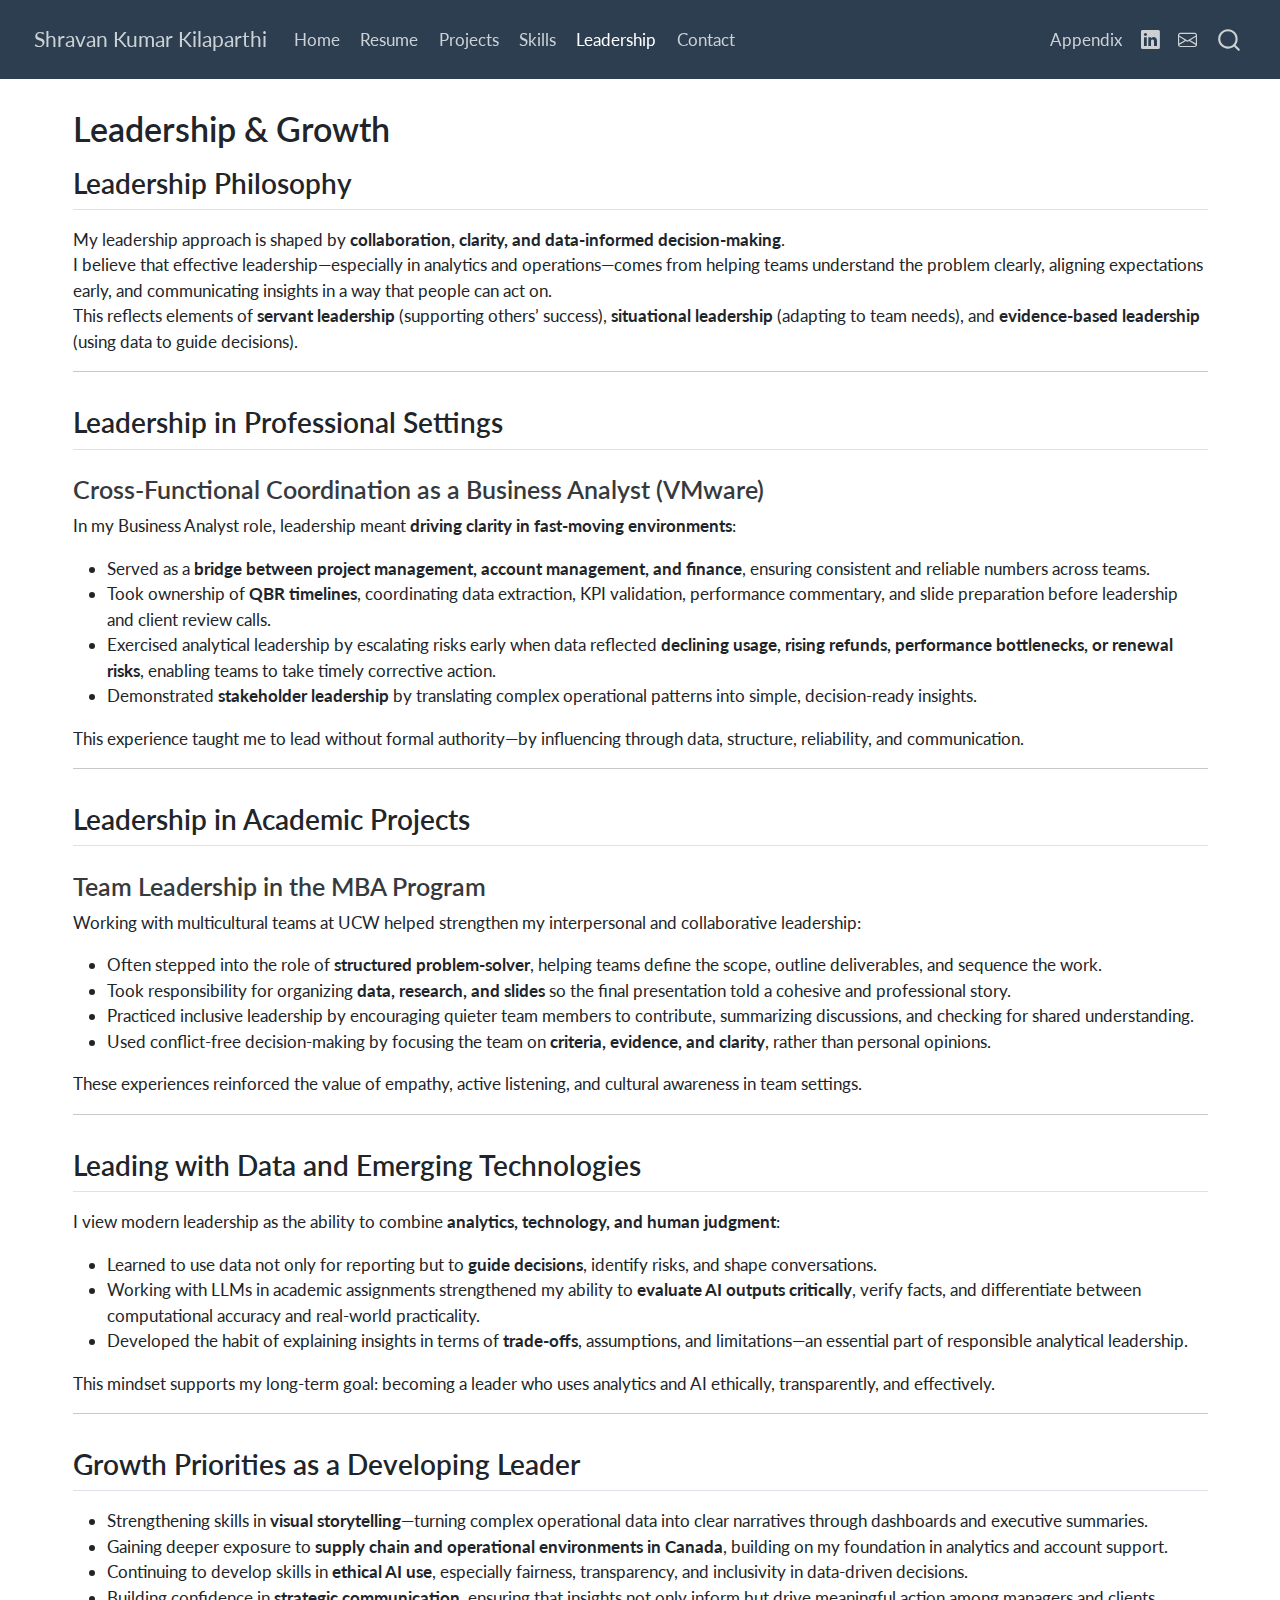
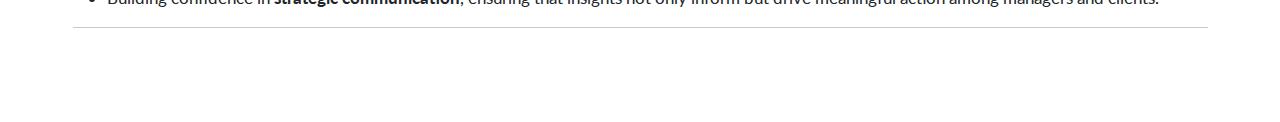
<file: docs/leadership.html>
<!DOCTYPE html>
<html xmlns="http://www.w3.org/1999/xhtml" lang="en" xml:lang="en"><head>

<meta charset="utf-8">
<meta name="generator" content="quarto-1.8.25">

<meta name="viewport" content="width=device-width, initial-scale=1.0, user-scalable=yes">


<title>Leadership &amp; Growth – Shravan Kumar Kilaparthi</title>
<style>
code{white-space: pre-wrap;}
span.smallcaps{font-variant: small-caps;}
div.columns{display: flex; gap: min(4vw, 1.5em);}
div.column{flex: auto; overflow-x: auto;}
div.hanging-indent{margin-left: 1.5em; text-indent: -1.5em;}
ul.task-list{list-style: none;}
ul.task-list li input[type="checkbox"] {
  width: 0.8em;
  margin: 0 0.8em 0.2em -1em; /* quarto-specific, see https://github.com/quarto-dev/quarto-cli/issues/4556 */ 
  vertical-align: middle;
}
</style>


<script src="site_libs/quarto-nav/quarto-nav.js"></script>
<script src="site_libs/quarto-nav/headroom.min.js"></script>
<script src="site_libs/clipboard/clipboard.min.js"></script>
<script src="site_libs/quarto-search/autocomplete.umd.js"></script>
<script src="site_libs/quarto-search/fuse.min.js"></script>
<script src="site_libs/quarto-search/quarto-search.js"></script>
<meta name="quarto:offset" content="./">
<script src="site_libs/quarto-html/quarto.js" type="module"></script>
<script src="site_libs/quarto-html/tabsets/tabsets.js" type="module"></script>
<script src="site_libs/quarto-html/axe/axe-check.js" type="module"></script>
<script src="site_libs/quarto-html/popper.min.js"></script>
<script src="site_libs/quarto-html/tippy.umd.min.js"></script>
<script src="site_libs/quarto-html/anchor.min.js"></script>
<link href="site_libs/quarto-html/tippy.css" rel="stylesheet">
<link href="site_libs/quarto-html/quarto-syntax-highlighting-7b89279ff1a6dce999919e0e67d4d9ec.css" rel="stylesheet" id="quarto-text-highlighting-styles">
<script src="site_libs/bootstrap/bootstrap.min.js"></script>
<link href="site_libs/bootstrap/bootstrap-icons.css" rel="stylesheet">
<link href="site_libs/bootstrap/bootstrap-f93c2b1f3f0577f377aefa4848a86a36.min.css" rel="stylesheet" append-hash="true" id="quarto-bootstrap" data-mode="light">
<script id="quarto-search-options" type="application/json">{
  "location": "navbar",
  "copy-button": false,
  "collapse-after": 3,
  "panel-placement": "end",
  "type": "overlay",
  "limit": 50,
  "keyboard-shortcut": [
    "f",
    "/",
    "s"
  ],
  "show-item-context": false,
  "language": {
    "search-no-results-text": "No results",
    "search-matching-documents-text": "matching documents",
    "search-copy-link-title": "Copy link to search",
    "search-hide-matches-text": "Hide additional matches",
    "search-more-match-text": "more match in this document",
    "search-more-matches-text": "more matches in this document",
    "search-clear-button-title": "Clear",
    "search-text-placeholder": "",
    "search-detached-cancel-button-title": "Cancel",
    "search-submit-button-title": "Submit",
    "search-label": "Search"
  }
}</script>
<style>html{ scroll-behavior: smooth; }</style>


<link rel="stylesheet" href="styles.css">
</head>

<body class="nav-fixed quarto-light">

<div id="quarto-search-results"></div>
  <header id="quarto-header" class="headroom fixed-top">
    <nav class="navbar navbar-expand-lg " data-bs-theme="dark">
      <div class="navbar-container container-fluid">
      <div class="navbar-brand-container mx-auto">
    <a href="./index.html" class="navbar-brand navbar-brand-logo">
    </a>
    <a class="navbar-brand" href="./index.html">
    <span class="navbar-title">Shravan Kumar Kilaparthi</span>
    </a>
  </div>
            <div id="quarto-search" class="" title="Search"></div>
          <button class="navbar-toggler" type="button" data-bs-toggle="collapse" data-bs-target="#navbarCollapse" aria-controls="navbarCollapse" role="menu" aria-expanded="false" aria-label="Toggle navigation" onclick="if (window.quartoToggleHeadroom) { window.quartoToggleHeadroom(); }">
  <span class="navbar-toggler-icon"></span>
</button>
          <div class="collapse navbar-collapse" id="navbarCollapse">
            <ul class="navbar-nav navbar-nav-scroll me-auto">
  <li class="nav-item">
    <a class="nav-link" href="./index.html"> 
<span class="menu-text">Home</span></a>
  </li>  
  <li class="nav-item">
    <a class="nav-link" href="./resume.html"> 
<span class="menu-text">Resume</span></a>
  </li>  
  <li class="nav-item">
    <a class="nav-link" href="./projects.html"> 
<span class="menu-text">Projects</span></a>
  </li>  
  <li class="nav-item">
    <a class="nav-link" href="./skills.html"> 
<span class="menu-text">Skills</span></a>
  </li>  
  <li class="nav-item">
    <a class="nav-link active" href="./leadership.html" aria-current="page"> 
<span class="menu-text">Leadership</span></a>
  </li>  
  <li class="nav-item">
    <a class="nav-link" href="./contact.html"> 
<span class="menu-text">Contact</span></a>
  </li>  
</ul>
            <ul class="navbar-nav navbar-nav-scroll ms-auto">
  <li class="nav-item">
    <a class="nav-link" href="./appendix.html"> 
<span class="menu-text">Appendix</span></a>
  </li>  
  <li class="nav-item compact">
    <a class="nav-link" href="https://www.linkedin.com/in/shravan-kumar-9b1096141/"> <i class="bi bi-linkedin" role="img">
</i> 
<span class="menu-text"></span></a>
  </li>  
  <li class="nav-item compact">
    <a class="nav-link" href="mailto:kilaparthishravan@gmail.com"> <i class="bi bi-envelope" role="img">
</i> 
<span class="menu-text"></span></a>
  </li>  
</ul>
          </div> <!-- /navcollapse -->
            <div class="quarto-navbar-tools">
</div>
      </div> <!-- /container-fluid -->
    </nav>
</header>
<!-- content -->
<div id="quarto-content" class="quarto-container page-columns page-rows-contents page-layout-full page-navbar">
<!-- sidebar -->
<!-- margin-sidebar -->
    
<!-- main -->
<main class="content column-page" id="quarto-document-content">

<header id="title-block-header" class="quarto-title-block default">
<div class="quarto-title">
<h1 class="title">Leadership &amp; Growth</h1>
</div>



<div class="quarto-title-meta column-page">

    
  
    
  </div>
  


</header>


<section id="leadership-philosophy" class="level2">
<h2 class="anchored" data-anchor-id="leadership-philosophy">Leadership Philosophy</h2>
<p>My leadership approach is shaped by <strong>collaboration, clarity, and data-informed decision-making</strong>.<br>
I believe that effective leadership—especially in analytics and operations—comes from helping teams understand the problem clearly, aligning expectations early, and communicating insights in a way that people can act on.<br>
This reflects elements of <strong>servant leadership</strong> (supporting others’ success), <strong>situational leadership</strong> (adapting to team needs), and <strong>evidence-based leadership</strong> (using data to guide decisions).</p>
<hr>
</section>
<section id="leadership-in-professional-settings" class="level2">
<h2 class="anchored" data-anchor-id="leadership-in-professional-settings">Leadership in Professional Settings</h2>
<section id="cross-functional-coordination-as-a-business-analyst-vmware" class="level3">
<h3 class="anchored" data-anchor-id="cross-functional-coordination-as-a-business-analyst-vmware">Cross-Functional Coordination as a Business Analyst (VMware)</h3>
<p>In my Business Analyst role, leadership meant <strong>driving clarity in fast-moving environments</strong>:</p>
<ul>
<li>Served as a <strong>bridge between project management, account management, and finance</strong>, ensuring consistent and reliable numbers across teams.<br>
</li>
<li>Took ownership of <strong>QBR timelines</strong>, coordinating data extraction, KPI validation, performance commentary, and slide preparation before leadership and client review calls.<br>
</li>
<li>Exercised analytical leadership by escalating risks early when data reflected <strong>declining usage, rising refunds, performance bottlenecks, or renewal risks</strong>, enabling teams to take timely corrective action.<br>
</li>
<li>Demonstrated <strong>stakeholder leadership</strong> by translating complex operational patterns into simple, decision-ready insights.</li>
</ul>
<p>This experience taught me to lead without formal authority—by influencing through data, structure, reliability, and communication.</p>
<hr>
</section>
</section>
<section id="leadership-in-academic-projects" class="level2">
<h2 class="anchored" data-anchor-id="leadership-in-academic-projects">Leadership in Academic Projects</h2>
<section id="team-leadership-in-the-mba-program" class="level3">
<h3 class="anchored" data-anchor-id="team-leadership-in-the-mba-program">Team Leadership in the MBA Program</h3>
<p>Working with multicultural teams at UCW helped strengthen my interpersonal and collaborative leadership:</p>
<ul>
<li>Often stepped into the role of <strong>structured problem-solver</strong>, helping teams define the scope, outline deliverables, and sequence the work.<br>
</li>
<li>Took responsibility for organizing <strong>data, research, and slides</strong> so the final presentation told a cohesive and professional story.<br>
</li>
<li>Practiced inclusive leadership by encouraging quieter team members to contribute, summarizing discussions, and checking for shared understanding.<br>
</li>
<li>Used conflict-free decision-making by focusing the team on <strong>criteria, evidence, and clarity</strong>, rather than personal opinions.</li>
</ul>
<p>These experiences reinforced the value of empathy, active listening, and cultural awareness in team settings.</p>
<hr>
</section>
</section>
<section id="leading-with-data-and-emerging-technologies" class="level2">
<h2 class="anchored" data-anchor-id="leading-with-data-and-emerging-technologies">Leading with Data and Emerging Technologies</h2>
<p>I view modern leadership as the ability to combine <strong>analytics, technology, and human judgment</strong>:</p>
<ul>
<li>Learned to use data not only for reporting but to <strong>guide decisions</strong>, identify risks, and shape conversations.<br>
</li>
<li>Working with LLMs in academic assignments strengthened my ability to <strong>evaluate AI outputs critically</strong>, verify facts, and differentiate between computational accuracy and real-world practicality.<br>
</li>
<li>Developed the habit of explaining insights in terms of <strong>trade-offs</strong>, assumptions, and limitations—an essential part of responsible analytical leadership.</li>
</ul>
<p>This mindset supports my long-term goal: becoming a leader who uses analytics and AI ethically, transparently, and effectively.</p>
<hr>
</section>
<section id="growth-priorities-as-a-developing-leader" class="level2">
<h2 class="anchored" data-anchor-id="growth-priorities-as-a-developing-leader">Growth Priorities as a Developing Leader</h2>
<ul>
<li>Strengthening skills in <strong>visual storytelling</strong>—turning complex operational data into clear narratives through dashboards and executive summaries.<br>
</li>
<li>Gaining deeper exposure to <strong>supply chain and operational environments in Canada</strong>, building on my foundation in analytics and account support.<br>
</li>
<li>Continuing to develop skills in <strong>ethical AI use</strong>, especially fairness, transparency, and inclusivity in data-driven decisions.<br>
</li>
<li>Building confidence in <strong>strategic communication</strong>, ensuring that insights not only inform but drive meaningful action among managers and clients.</li>
</ul>
<hr>


</section>

</main> <!-- /main -->
<script id="quarto-html-after-body" type="application/javascript">
  window.document.addEventListener("DOMContentLoaded", function (event) {
    const icon = "";
    const anchorJS = new window.AnchorJS();
    anchorJS.options = {
      placement: 'right',
      icon: icon
    };
    anchorJS.add('.anchored');
    const isCodeAnnotation = (el) => {
      for (const clz of el.classList) {
        if (clz.startsWith('code-annotation-')) {                     
          return true;
        }
      }
      return false;
    }
    const onCopySuccess = function(e) {
      // button target
      const button = e.trigger;
      // don't keep focus
      button.blur();
      // flash "checked"
      button.classList.add('code-copy-button-checked');
      var currentTitle = button.getAttribute("title");
      button.setAttribute("title", "Copied!");
      let tooltip;
      if (window.bootstrap) {
        button.setAttribute("data-bs-toggle", "tooltip");
        button.setAttribute("data-bs-placement", "left");
        button.setAttribute("data-bs-title", "Copied!");
        tooltip = new bootstrap.Tooltip(button, 
          { trigger: "manual", 
            customClass: "code-copy-button-tooltip",
            offset: [0, -8]});
        tooltip.show();    
      }
      setTimeout(function() {
        if (tooltip) {
          tooltip.hide();
          button.removeAttribute("data-bs-title");
          button.removeAttribute("data-bs-toggle");
          button.removeAttribute("data-bs-placement");
        }
        button.setAttribute("title", currentTitle);
        button.classList.remove('code-copy-button-checked');
      }, 1000);
      // clear code selection
      e.clearSelection();
    }
    const getTextToCopy = function(trigger) {
      const outerScaffold = trigger.parentElement.cloneNode(true);
      const codeEl = outerScaffold.querySelector('code');
      for (const childEl of codeEl.children) {
        if (isCodeAnnotation(childEl)) {
          childEl.remove();
        }
      }
      return codeEl.innerText;
    }
    const clipboard = new window.ClipboardJS('.code-copy-button:not([data-in-quarto-modal])', {
      text: getTextToCopy
    });
    clipboard.on('success', onCopySuccess);
    if (window.document.getElementById('quarto-embedded-source-code-modal')) {
      const clipboardModal = new window.ClipboardJS('.code-copy-button[data-in-quarto-modal]', {
        text: getTextToCopy,
        container: window.document.getElementById('quarto-embedded-source-code-modal')
      });
      clipboardModal.on('success', onCopySuccess);
    }
      var localhostRegex = new RegExp(/^(?:http|https):\/\/localhost\:?[0-9]*\//);
      var mailtoRegex = new RegExp(/^mailto:/);
        var filterRegex = new RegExp('/' + window.location.host + '/');
      var isInternal = (href) => {
          return filterRegex.test(href) || localhostRegex.test(href) || mailtoRegex.test(href);
      }
      // Inspect non-navigation links and adorn them if external
     var links = window.document.querySelectorAll('a[href]:not(.nav-link):not(.navbar-brand):not(.toc-action):not(.sidebar-link):not(.sidebar-item-toggle):not(.pagination-link):not(.no-external):not([aria-hidden]):not(.dropdown-item):not(.quarto-navigation-tool):not(.about-link)');
      for (var i=0; i<links.length; i++) {
        const link = links[i];
        if (!isInternal(link.href)) {
          // undo the damage that might have been done by quarto-nav.js in the case of
          // links that we want to consider external
          if (link.dataset.originalHref !== undefined) {
            link.href = link.dataset.originalHref;
          }
        }
      }
    function tippyHover(el, contentFn, onTriggerFn, onUntriggerFn) {
      const config = {
        allowHTML: true,
        maxWidth: 500,
        delay: 100,
        arrow: false,
        appendTo: function(el) {
            return el.parentElement;
        },
        interactive: true,
        interactiveBorder: 10,
        theme: 'quarto',
        placement: 'bottom-start',
      };
      if (contentFn) {
        config.content = contentFn;
      }
      if (onTriggerFn) {
        config.onTrigger = onTriggerFn;
      }
      if (onUntriggerFn) {
        config.onUntrigger = onUntriggerFn;
      }
      window.tippy(el, config); 
    }
    const noterefs = window.document.querySelectorAll('a[role="doc-noteref"]');
    for (var i=0; i<noterefs.length; i++) {
      const ref = noterefs[i];
      tippyHover(ref, function() {
        // use id or data attribute instead here
        let href = ref.getAttribute('data-footnote-href') || ref.getAttribute('href');
        try { href = new URL(href).hash; } catch {}
        const id = href.replace(/^#\/?/, "");
        const note = window.document.getElementById(id);
        if (note) {
          return note.innerHTML;
        } else {
          return "";
        }
      });
    }
    const xrefs = window.document.querySelectorAll('a.quarto-xref');
    const processXRef = (id, note) => {
      // Strip column container classes
      const stripColumnClz = (el) => {
        el.classList.remove("page-full", "page-columns");
        if (el.children) {
          for (const child of el.children) {
            stripColumnClz(child);
          }
        }
      }
      stripColumnClz(note)
      if (id === null || id.startsWith('sec-')) {
        // Special case sections, only their first couple elements
        const container = document.createElement("div");
        if (note.children && note.children.length > 2) {
          container.appendChild(note.children[0].cloneNode(true));
          for (let i = 1; i < note.children.length; i++) {
            const child = note.children[i];
            if (child.tagName === "P" && child.innerText === "") {
              continue;
            } else {
              container.appendChild(child.cloneNode(true));
              break;
            }
          }
          if (window.Quarto?.typesetMath) {
            window.Quarto.typesetMath(container);
          }
          return container.innerHTML
        } else {
          if (window.Quarto?.typesetMath) {
            window.Quarto.typesetMath(note);
          }
          return note.innerHTML;
        }
      } else {
        // Remove any anchor links if they are present
        const anchorLink = note.querySelector('a.anchorjs-link');
        if (anchorLink) {
          anchorLink.remove();
        }
        if (window.Quarto?.typesetMath) {
          window.Quarto.typesetMath(note);
        }
        if (note.classList.contains("callout")) {
          return note.outerHTML;
        } else {
          return note.innerHTML;
        }
      }
    }
    for (var i=0; i<xrefs.length; i++) {
      const xref = xrefs[i];
      tippyHover(xref, undefined, function(instance) {
        instance.disable();
        let url = xref.getAttribute('href');
        let hash = undefined; 
        if (url.startsWith('#')) {
          hash = url;
        } else {
          try { hash = new URL(url).hash; } catch {}
        }
        if (hash) {
          const id = hash.replace(/^#\/?/, "");
          const note = window.document.getElementById(id);
          if (note !== null) {
            try {
              const html = processXRef(id, note.cloneNode(true));
              instance.setContent(html);
            } finally {
              instance.enable();
              instance.show();
            }
          } else {
            // See if we can fetch this
            fetch(url.split('#')[0])
            .then(res => res.text())
            .then(html => {
              const parser = new DOMParser();
              const htmlDoc = parser.parseFromString(html, "text/html");
              const note = htmlDoc.getElementById(id);
              if (note !== null) {
                const html = processXRef(id, note);
                instance.setContent(html);
              } 
            }).finally(() => {
              instance.enable();
              instance.show();
            });
          }
        } else {
          // See if we can fetch a full url (with no hash to target)
          // This is a special case and we should probably do some content thinning / targeting
          fetch(url)
          .then(res => res.text())
          .then(html => {
            const parser = new DOMParser();
            const htmlDoc = parser.parseFromString(html, "text/html");
            const note = htmlDoc.querySelector('main.content');
            if (note !== null) {
              // This should only happen for chapter cross references
              // (since there is no id in the URL)
              // remove the first header
              if (note.children.length > 0 && note.children[0].tagName === "HEADER") {
                note.children[0].remove();
              }
              const html = processXRef(null, note);
              instance.setContent(html);
            } 
          }).finally(() => {
            instance.enable();
            instance.show();
          });
        }
      }, function(instance) {
      });
    }
        let selectedAnnoteEl;
        const selectorForAnnotation = ( cell, annotation) => {
          let cellAttr = 'data-code-cell="' + cell + '"';
          let lineAttr = 'data-code-annotation="' +  annotation + '"';
          const selector = 'span[' + cellAttr + '][' + lineAttr + ']';
          return selector;
        }
        const selectCodeLines = (annoteEl) => {
          const doc = window.document;
          const targetCell = annoteEl.getAttribute("data-target-cell");
          const targetAnnotation = annoteEl.getAttribute("data-target-annotation");
          const annoteSpan = window.document.querySelector(selectorForAnnotation(targetCell, targetAnnotation));
          const lines = annoteSpan.getAttribute("data-code-lines").split(",");
          const lineIds = lines.map((line) => {
            return targetCell + "-" + line;
          })
          let top = null;
          let height = null;
          let parent = null;
          if (lineIds.length > 0) {
              //compute the position of the single el (top and bottom and make a div)
              const el = window.document.getElementById(lineIds[0]);
              top = el.offsetTop;
              height = el.offsetHeight;
              parent = el.parentElement.parentElement;
            if (lineIds.length > 1) {
              const lastEl = window.document.getElementById(lineIds[lineIds.length - 1]);
              const bottom = lastEl.offsetTop + lastEl.offsetHeight;
              height = bottom - top;
            }
            if (top !== null && height !== null && parent !== null) {
              // cook up a div (if necessary) and position it 
              let div = window.document.getElementById("code-annotation-line-highlight");
              if (div === null) {
                div = window.document.createElement("div");
                div.setAttribute("id", "code-annotation-line-highlight");
                div.style.position = 'absolute';
                parent.appendChild(div);
              }
              div.style.top = top - 2 + "px";
              div.style.height = height + 4 + "px";
              div.style.left = 0;
              let gutterDiv = window.document.getElementById("code-annotation-line-highlight-gutter");
              if (gutterDiv === null) {
                gutterDiv = window.document.createElement("div");
                gutterDiv.setAttribute("id", "code-annotation-line-highlight-gutter");
                gutterDiv.style.position = 'absolute';
                const codeCell = window.document.getElementById(targetCell);
                const gutter = codeCell.querySelector('.code-annotation-gutter');
                gutter.appendChild(gutterDiv);
              }
              gutterDiv.style.top = top - 2 + "px";
              gutterDiv.style.height = height + 4 + "px";
            }
            selectedAnnoteEl = annoteEl;
          }
        };
        const unselectCodeLines = () => {
          const elementsIds = ["code-annotation-line-highlight", "code-annotation-line-highlight-gutter"];
          elementsIds.forEach((elId) => {
            const div = window.document.getElementById(elId);
            if (div) {
              div.remove();
            }
          });
          selectedAnnoteEl = undefined;
        };
          // Handle positioning of the toggle
      window.addEventListener(
        "resize",
        throttle(() => {
          elRect = undefined;
          if (selectedAnnoteEl) {
            selectCodeLines(selectedAnnoteEl);
          }
        }, 10)
      );
      function throttle(fn, ms) {
      let throttle = false;
      let timer;
        return (...args) => {
          if(!throttle) { // first call gets through
              fn.apply(this, args);
              throttle = true;
          } else { // all the others get throttled
              if(timer) clearTimeout(timer); // cancel #2
              timer = setTimeout(() => {
                fn.apply(this, args);
                timer = throttle = false;
              }, ms);
          }
        };
      }
        // Attach click handler to the DT
        const annoteDls = window.document.querySelectorAll('dt[data-target-cell]');
        for (const annoteDlNode of annoteDls) {
          annoteDlNode.addEventListener('click', (event) => {
            const clickedEl = event.target;
            if (clickedEl !== selectedAnnoteEl) {
              unselectCodeLines();
              const activeEl = window.document.querySelector('dt[data-target-cell].code-annotation-active');
              if (activeEl) {
                activeEl.classList.remove('code-annotation-active');
              }
              selectCodeLines(clickedEl);
              clickedEl.classList.add('code-annotation-active');
            } else {
              // Unselect the line
              unselectCodeLines();
              clickedEl.classList.remove('code-annotation-active');
            }
          });
        }
    const findCites = (el) => {
      const parentEl = el.parentElement;
      if (parentEl) {
        const cites = parentEl.dataset.cites;
        if (cites) {
          return {
            el,
            cites: cites.split(' ')
          };
        } else {
          return findCites(el.parentElement)
        }
      } else {
        return undefined;
      }
    };
    var bibliorefs = window.document.querySelectorAll('a[role="doc-biblioref"]');
    for (var i=0; i<bibliorefs.length; i++) {
      const ref = bibliorefs[i];
      const citeInfo = findCites(ref);
      if (citeInfo) {
        tippyHover(citeInfo.el, function() {
          var popup = window.document.createElement('div');
          citeInfo.cites.forEach(function(cite) {
            var citeDiv = window.document.createElement('div');
            citeDiv.classList.add('hanging-indent');
            citeDiv.classList.add('csl-entry');
            var biblioDiv = window.document.getElementById('ref-' + cite);
            if (biblioDiv) {
              citeDiv.innerHTML = biblioDiv.innerHTML;
            }
            popup.appendChild(citeDiv);
          });
          return popup.innerHTML;
        });
      }
    }
  });
  </script>
</div> <!-- /content -->




<script src="site_libs/quarto-html/zenscroll-min.js"></script>
</body></html>
</file>
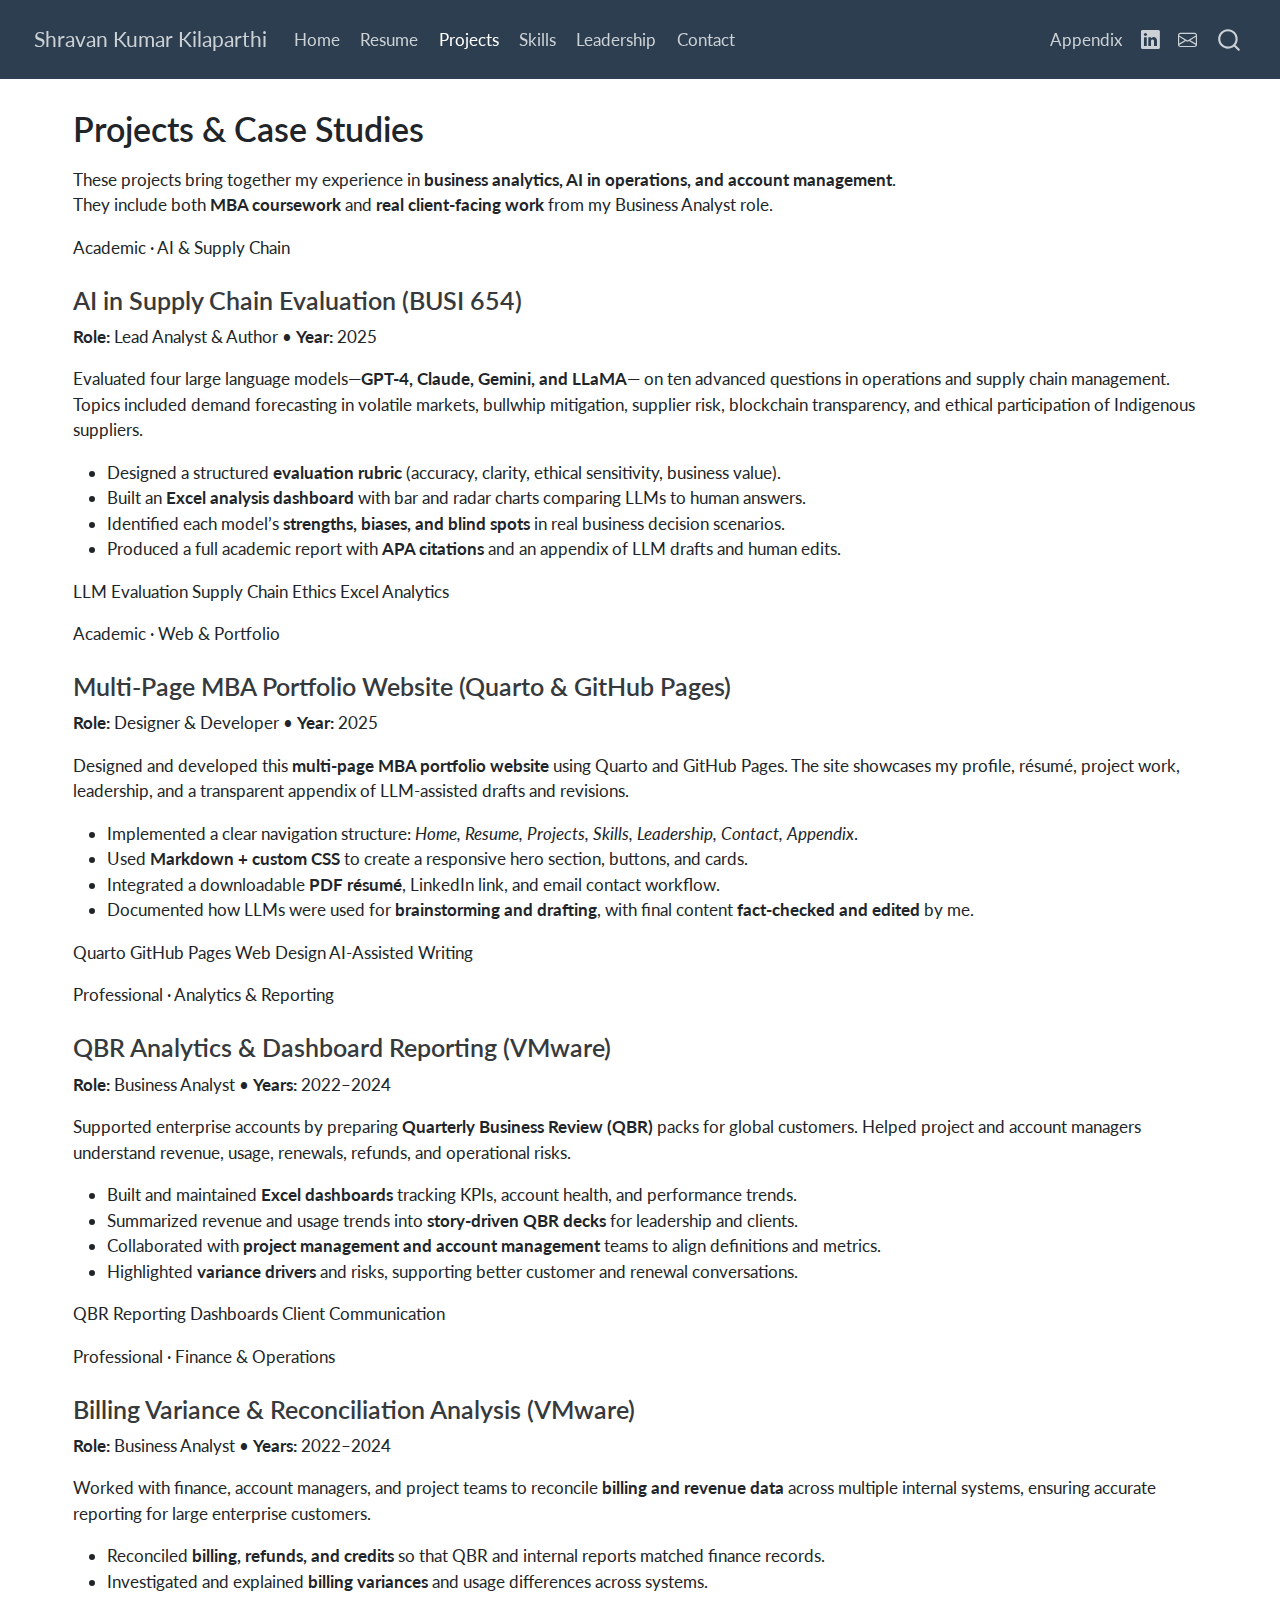
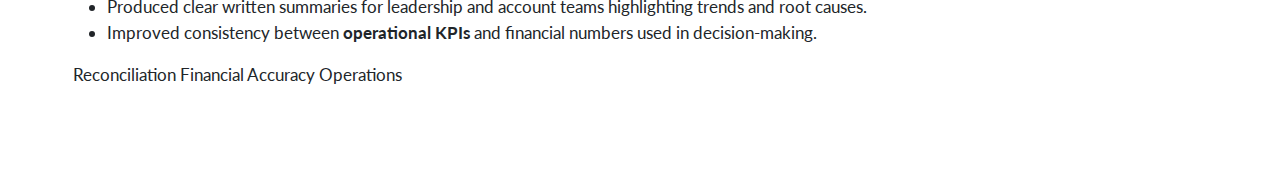
<file: docs/projects.html>
<!DOCTYPE html>
<html xmlns="http://www.w3.org/1999/xhtml" lang="en" xml:lang="en"><head>

<meta charset="utf-8">
<meta name="generator" content="quarto-1.8.25">

<meta name="viewport" content="width=device-width, initial-scale=1.0, user-scalable=yes">


<title>Projects &amp; Case Studies – Shravan Kumar Kilaparthi</title>
<style>
code{white-space: pre-wrap;}
span.smallcaps{font-variant: small-caps;}
div.columns{display: flex; gap: min(4vw, 1.5em);}
div.column{flex: auto; overflow-x: auto;}
div.hanging-indent{margin-left: 1.5em; text-indent: -1.5em;}
ul.task-list{list-style: none;}
ul.task-list li input[type="checkbox"] {
  width: 0.8em;
  margin: 0 0.8em 0.2em -1em; /* quarto-specific, see https://github.com/quarto-dev/quarto-cli/issues/4556 */ 
  vertical-align: middle;
}
</style>


<script src="site_libs/quarto-nav/quarto-nav.js"></script>
<script src="site_libs/quarto-nav/headroom.min.js"></script>
<script src="site_libs/clipboard/clipboard.min.js"></script>
<script src="site_libs/quarto-search/autocomplete.umd.js"></script>
<script src="site_libs/quarto-search/fuse.min.js"></script>
<script src="site_libs/quarto-search/quarto-search.js"></script>
<meta name="quarto:offset" content="./">
<script src="site_libs/quarto-html/quarto.js" type="module"></script>
<script src="site_libs/quarto-html/tabsets/tabsets.js" type="module"></script>
<script src="site_libs/quarto-html/axe/axe-check.js" type="module"></script>
<script src="site_libs/quarto-html/popper.min.js"></script>
<script src="site_libs/quarto-html/tippy.umd.min.js"></script>
<script src="site_libs/quarto-html/anchor.min.js"></script>
<link href="site_libs/quarto-html/tippy.css" rel="stylesheet">
<link href="site_libs/quarto-html/quarto-syntax-highlighting-7b89279ff1a6dce999919e0e67d4d9ec.css" rel="stylesheet" id="quarto-text-highlighting-styles">
<script src="site_libs/bootstrap/bootstrap.min.js"></script>
<link href="site_libs/bootstrap/bootstrap-icons.css" rel="stylesheet">
<link href="site_libs/bootstrap/bootstrap-f93c2b1f3f0577f377aefa4848a86a36.min.css" rel="stylesheet" append-hash="true" id="quarto-bootstrap" data-mode="light">
<script id="quarto-search-options" type="application/json">{
  "location": "navbar",
  "copy-button": false,
  "collapse-after": 3,
  "panel-placement": "end",
  "type": "overlay",
  "limit": 50,
  "keyboard-shortcut": [
    "f",
    "/",
    "s"
  ],
  "show-item-context": false,
  "language": {
    "search-no-results-text": "No results",
    "search-matching-documents-text": "matching documents",
    "search-copy-link-title": "Copy link to search",
    "search-hide-matches-text": "Hide additional matches",
    "search-more-match-text": "more match in this document",
    "search-more-matches-text": "more matches in this document",
    "search-clear-button-title": "Clear",
    "search-text-placeholder": "",
    "search-detached-cancel-button-title": "Cancel",
    "search-submit-button-title": "Submit",
    "search-label": "Search"
  }
}</script>
<style>html{ scroll-behavior: smooth; }</style>


<link rel="stylesheet" href="styles.css">
</head>

<body class="nav-fixed quarto-light">

<div id="quarto-search-results"></div>
  <header id="quarto-header" class="headroom fixed-top">
    <nav class="navbar navbar-expand-lg " data-bs-theme="dark">
      <div class="navbar-container container-fluid">
      <div class="navbar-brand-container mx-auto">
    <a href="./index.html" class="navbar-brand navbar-brand-logo">
    </a>
    <a class="navbar-brand" href="./index.html">
    <span class="navbar-title">Shravan Kumar Kilaparthi</span>
    </a>
  </div>
            <div id="quarto-search" class="" title="Search"></div>
          <button class="navbar-toggler" type="button" data-bs-toggle="collapse" data-bs-target="#navbarCollapse" aria-controls="navbarCollapse" role="menu" aria-expanded="false" aria-label="Toggle navigation" onclick="if (window.quartoToggleHeadroom) { window.quartoToggleHeadroom(); }">
  <span class="navbar-toggler-icon"></span>
</button>
          <div class="collapse navbar-collapse" id="navbarCollapse">
            <ul class="navbar-nav navbar-nav-scroll me-auto">
  <li class="nav-item">
    <a class="nav-link" href="./index.html"> 
<span class="menu-text">Home</span></a>
  </li>  
  <li class="nav-item">
    <a class="nav-link" href="./resume.html"> 
<span class="menu-text">Resume</span></a>
  </li>  
  <li class="nav-item">
    <a class="nav-link active" href="./projects.html" aria-current="page"> 
<span class="menu-text">Projects</span></a>
  </li>  
  <li class="nav-item">
    <a class="nav-link" href="./skills.html"> 
<span class="menu-text">Skills</span></a>
  </li>  
  <li class="nav-item">
    <a class="nav-link" href="./leadership.html"> 
<span class="menu-text">Leadership</span></a>
  </li>  
  <li class="nav-item">
    <a class="nav-link" href="./contact.html"> 
<span class="menu-text">Contact</span></a>
  </li>  
</ul>
            <ul class="navbar-nav navbar-nav-scroll ms-auto">
  <li class="nav-item">
    <a class="nav-link" href="./appendix.html"> 
<span class="menu-text">Appendix</span></a>
  </li>  
  <li class="nav-item compact">
    <a class="nav-link" href="https://www.linkedin.com/in/shravan-kumar-9b1096141/"> <i class="bi bi-linkedin" role="img">
</i> 
<span class="menu-text"></span></a>
  </li>  
  <li class="nav-item compact">
    <a class="nav-link" href="mailto:kilaparthishravan@gmail.com"> <i class="bi bi-envelope" role="img">
</i> 
<span class="menu-text"></span></a>
  </li>  
</ul>
          </div> <!-- /navcollapse -->
            <div class="quarto-navbar-tools">
</div>
      </div> <!-- /container-fluid -->
    </nav>
</header>
<!-- content -->
<div id="quarto-content" class="quarto-container page-columns page-rows-contents page-layout-full page-navbar">
<!-- sidebar -->
<!-- margin-sidebar -->
    
<!-- main -->
<main class="content column-page" id="quarto-document-content">

<header id="title-block-header" class="quarto-title-block default">
<div class="quarto-title">
<h1 class="title">Projects &amp; Case Studies</h1>
</div>



<div class="quarto-title-meta column-page">

    
  
    
  </div>
  


</header>


<p>These projects bring together my experience in <strong>business analytics, AI in operations, and account management</strong>.<br>
They include both <strong>MBA coursework</strong> and <strong>real client-facing work</strong> from my Business Analyst role.</p>
<div class="projects-grid">
<div class="project-card">
<div class="project-badge">
Academic · AI &amp; Supply Chain
</div>
<h3 class="anchored">
AI in Supply Chain Evaluation (BUSI 654)
</h3>
<p class="project-meta">
<strong>Role:</strong> Lead Analyst &amp; Author • <strong>Year:</strong> 2025
</p>
<p>
Evaluated four large language models—<strong>GPT-4, Claude, Gemini, and LLaMA</strong>— on ten advanced questions in operations and supply chain management. Topics included demand forecasting in volatile markets, bullwhip mitigation, supplier risk, blockchain transparency, and ethical participation of Indigenous suppliers.
</p>
<ul>
<li>
Designed a structured <strong>evaluation rubric</strong> (accuracy, clarity, ethical sensitivity, business value).
</li>
<li>
Built an <strong>Excel analysis dashboard</strong> with bar and radar charts comparing LLMs to human answers.
</li>
<li>
Identified each model’s <strong>strengths, biases, and blind spots</strong> in real business decision scenarios.
</li>
<li>
Produced a full academic report with <strong>APA citations</strong> and an appendix of LLM drafts and human edits.
</li>
</ul>
<p class="project-tags">
<span class="tag">LLM Evaluation</span> <span class="tag">Supply Chain</span> <span class="tag">Ethics</span> <span class="tag">Excel Analytics</span>
</p>
</div>
<div class="project-card">
<div class="project-badge">
Academic · Web &amp; Portfolio
</div>
<h3 class="anchored">
Multi-Page MBA Portfolio Website (Quarto &amp; GitHub Pages)
</h3>
<p class="project-meta">
<strong>Role:</strong> Designer &amp; Developer • <strong>Year:</strong> 2025
</p>
<p>
Designed and developed this <strong>multi-page MBA portfolio website</strong> using Quarto and GitHub Pages. The site showcases my profile, résumé, project work, leadership, and a transparent appendix of LLM-assisted drafts and revisions.
</p>
<ul>
<li>
Implemented a clear navigation structure: <em>Home, Resume, Projects, Skills, Leadership, Contact, Appendix</em>.
</li>
<li>
Used <strong>Markdown + custom CSS</strong> to create a responsive hero section, buttons, and cards.
</li>
<li>
Integrated a downloadable <strong>PDF résumé</strong>, LinkedIn link, and email contact workflow.
</li>
<li>
Documented how LLMs were used for <strong>brainstorming and drafting</strong>, with final content <strong>fact-checked and edited</strong> by me.
</li>
</ul>
<p class="project-tags">
<span class="tag">Quarto</span> <span class="tag">GitHub Pages</span> <span class="tag">Web Design</span> <span class="tag">AI-Assisted Writing</span>
</p>
</div>
<div class="project-card">
<div class="project-badge">
Professional · Analytics &amp; Reporting
</div>
<h3 class="anchored">
QBR Analytics &amp; Dashboard Reporting (VMware)
</h3>
<p class="project-meta">
<strong>Role:</strong> Business Analyst • <strong>Years:</strong> 2022–2024
</p>
<p>
Supported enterprise accounts by preparing <strong>Quarterly Business Review (QBR)</strong> packs for global customers. Helped project and account managers understand revenue, usage, renewals, refunds, and operational risks.
</p>
<ul>
<li>
Built and maintained <strong>Excel dashboards</strong> tracking KPIs, account health, and performance trends.
</li>
<li>
Summarized revenue and usage trends into <strong>story-driven QBR decks</strong> for leadership and clients.
</li>
<li>
Collaborated with <strong>project management and account management</strong> teams to align definitions and metrics.
</li>
<li>
Highlighted <strong>variance drivers</strong> and risks, supporting better customer and renewal conversations.
</li>
</ul>
<p class="project-tags">
<span class="tag">QBR Reporting</span> <span class="tag">Dashboards</span> <span class="tag">Client Communication</span>
</p>
</div>
<div class="project-card">
<div class="project-badge">
Professional · Finance &amp; Operations
</div>
<h3 class="anchored">
Billing Variance &amp; Reconciliation Analysis (VMware)
</h3>
<p class="project-meta">
<strong>Role:</strong> Business Analyst • <strong>Years:</strong> 2022–2024
</p>
<p>
Worked with finance, account managers, and project teams to reconcile <strong>billing and revenue data</strong> across multiple internal systems, ensuring accurate reporting for large enterprise customers.
</p>
<ul>
<li>
Reconciled <strong>billing, refunds, and credits</strong> so that QBR and internal reports matched finance records.
</li>
<li>
Investigated and explained <strong>billing variances</strong> and usage differences across systems.
</li>
<li>
Produced clear written summaries for leadership and account teams highlighting trends and root causes.
</li>
<li>
Improved consistency between <strong>operational KPIs</strong> and financial numbers used in decision-making.
</li>
</ul>
<p class="project-tags">
<span class="tag">Reconciliation</span> <span class="tag">Financial Accuracy</span> <span class="tag">Operations</span>
</p>
</div>
</div>



</main> <!-- /main -->
<script id="quarto-html-after-body" type="application/javascript">
  window.document.addEventListener("DOMContentLoaded", function (event) {
    const icon = "";
    const anchorJS = new window.AnchorJS();
    anchorJS.options = {
      placement: 'right',
      icon: icon
    };
    anchorJS.add('.anchored');
    const isCodeAnnotation = (el) => {
      for (const clz of el.classList) {
        if (clz.startsWith('code-annotation-')) {                     
          return true;
        }
      }
      return false;
    }
    const onCopySuccess = function(e) {
      // button target
      const button = e.trigger;
      // don't keep focus
      button.blur();
      // flash "checked"
      button.classList.add('code-copy-button-checked');
      var currentTitle = button.getAttribute("title");
      button.setAttribute("title", "Copied!");
      let tooltip;
      if (window.bootstrap) {
        button.setAttribute("data-bs-toggle", "tooltip");
        button.setAttribute("data-bs-placement", "left");
        button.setAttribute("data-bs-title", "Copied!");
        tooltip = new bootstrap.Tooltip(button, 
          { trigger: "manual", 
            customClass: "code-copy-button-tooltip",
            offset: [0, -8]});
        tooltip.show();    
      }
      setTimeout(function() {
        if (tooltip) {
          tooltip.hide();
          button.removeAttribute("data-bs-title");
          button.removeAttribute("data-bs-toggle");
          button.removeAttribute("data-bs-placement");
        }
        button.setAttribute("title", currentTitle);
        button.classList.remove('code-copy-button-checked');
      }, 1000);
      // clear code selection
      e.clearSelection();
    }
    const getTextToCopy = function(trigger) {
      const outerScaffold = trigger.parentElement.cloneNode(true);
      const codeEl = outerScaffold.querySelector('code');
      for (const childEl of codeEl.children) {
        if (isCodeAnnotation(childEl)) {
          childEl.remove();
        }
      }
      return codeEl.innerText;
    }
    const clipboard = new window.ClipboardJS('.code-copy-button:not([data-in-quarto-modal])', {
      text: getTextToCopy
    });
    clipboard.on('success', onCopySuccess);
    if (window.document.getElementById('quarto-embedded-source-code-modal')) {
      const clipboardModal = new window.ClipboardJS('.code-copy-button[data-in-quarto-modal]', {
        text: getTextToCopy,
        container: window.document.getElementById('quarto-embedded-source-code-modal')
      });
      clipboardModal.on('success', onCopySuccess);
    }
      var localhostRegex = new RegExp(/^(?:http|https):\/\/localhost\:?[0-9]*\//);
      var mailtoRegex = new RegExp(/^mailto:/);
        var filterRegex = new RegExp('/' + window.location.host + '/');
      var isInternal = (href) => {
          return filterRegex.test(href) || localhostRegex.test(href) || mailtoRegex.test(href);
      }
      // Inspect non-navigation links and adorn them if external
     var links = window.document.querySelectorAll('a[href]:not(.nav-link):not(.navbar-brand):not(.toc-action):not(.sidebar-link):not(.sidebar-item-toggle):not(.pagination-link):not(.no-external):not([aria-hidden]):not(.dropdown-item):not(.quarto-navigation-tool):not(.about-link)');
      for (var i=0; i<links.length; i++) {
        const link = links[i];
        if (!isInternal(link.href)) {
          // undo the damage that might have been done by quarto-nav.js in the case of
          // links that we want to consider external
          if (link.dataset.originalHref !== undefined) {
            link.href = link.dataset.originalHref;
          }
        }
      }
    function tippyHover(el, contentFn, onTriggerFn, onUntriggerFn) {
      const config = {
        allowHTML: true,
        maxWidth: 500,
        delay: 100,
        arrow: false,
        appendTo: function(el) {
            return el.parentElement;
        },
        interactive: true,
        interactiveBorder: 10,
        theme: 'quarto',
        placement: 'bottom-start',
      };
      if (contentFn) {
        config.content = contentFn;
      }
      if (onTriggerFn) {
        config.onTrigger = onTriggerFn;
      }
      if (onUntriggerFn) {
        config.onUntrigger = onUntriggerFn;
      }
      window.tippy(el, config); 
    }
    const noterefs = window.document.querySelectorAll('a[role="doc-noteref"]');
    for (var i=0; i<noterefs.length; i++) {
      const ref = noterefs[i];
      tippyHover(ref, function() {
        // use id or data attribute instead here
        let href = ref.getAttribute('data-footnote-href') || ref.getAttribute('href');
        try { href = new URL(href).hash; } catch {}
        const id = href.replace(/^#\/?/, "");
        const note = window.document.getElementById(id);
        if (note) {
          return note.innerHTML;
        } else {
          return "";
        }
      });
    }
    const xrefs = window.document.querySelectorAll('a.quarto-xref');
    const processXRef = (id, note) => {
      // Strip column container classes
      const stripColumnClz = (el) => {
        el.classList.remove("page-full", "page-columns");
        if (el.children) {
          for (const child of el.children) {
            stripColumnClz(child);
          }
        }
      }
      stripColumnClz(note)
      if (id === null || id.startsWith('sec-')) {
        // Special case sections, only their first couple elements
        const container = document.createElement("div");
        if (note.children && note.children.length > 2) {
          container.appendChild(note.children[0].cloneNode(true));
          for (let i = 1; i < note.children.length; i++) {
            const child = note.children[i];
            if (child.tagName === "P" && child.innerText === "") {
              continue;
            } else {
              container.appendChild(child.cloneNode(true));
              break;
            }
          }
          if (window.Quarto?.typesetMath) {
            window.Quarto.typesetMath(container);
          }
          return container.innerHTML
        } else {
          if (window.Quarto?.typesetMath) {
            window.Quarto.typesetMath(note);
          }
          return note.innerHTML;
        }
      } else {
        // Remove any anchor links if they are present
        const anchorLink = note.querySelector('a.anchorjs-link');
        if (anchorLink) {
          anchorLink.remove();
        }
        if (window.Quarto?.typesetMath) {
          window.Quarto.typesetMath(note);
        }
        if (note.classList.contains("callout")) {
          return note.outerHTML;
        } else {
          return note.innerHTML;
        }
      }
    }
    for (var i=0; i<xrefs.length; i++) {
      const xref = xrefs[i];
      tippyHover(xref, undefined, function(instance) {
        instance.disable();
        let url = xref.getAttribute('href');
        let hash = undefined; 
        if (url.startsWith('#')) {
          hash = url;
        } else {
          try { hash = new URL(url).hash; } catch {}
        }
        if (hash) {
          const id = hash.replace(/^#\/?/, "");
          const note = window.document.getElementById(id);
          if (note !== null) {
            try {
              const html = processXRef(id, note.cloneNode(true));
              instance.setContent(html);
            } finally {
              instance.enable();
              instance.show();
            }
          } else {
            // See if we can fetch this
            fetch(url.split('#')[0])
            .then(res => res.text())
            .then(html => {
              const parser = new DOMParser();
              const htmlDoc = parser.parseFromString(html, "text/html");
              const note = htmlDoc.getElementById(id);
              if (note !== null) {
                const html = processXRef(id, note);
                instance.setContent(html);
              } 
            }).finally(() => {
              instance.enable();
              instance.show();
            });
          }
        } else {
          // See if we can fetch a full url (with no hash to target)
          // This is a special case and we should probably do some content thinning / targeting
          fetch(url)
          .then(res => res.text())
          .then(html => {
            const parser = new DOMParser();
            const htmlDoc = parser.parseFromString(html, "text/html");
            const note = htmlDoc.querySelector('main.content');
            if (note !== null) {
              // This should only happen for chapter cross references
              // (since there is no id in the URL)
              // remove the first header
              if (note.children.length > 0 && note.children[0].tagName === "HEADER") {
                note.children[0].remove();
              }
              const html = processXRef(null, note);
              instance.setContent(html);
            } 
          }).finally(() => {
            instance.enable();
            instance.show();
          });
        }
      }, function(instance) {
      });
    }
        let selectedAnnoteEl;
        const selectorForAnnotation = ( cell, annotation) => {
          let cellAttr = 'data-code-cell="' + cell + '"';
          let lineAttr = 'data-code-annotation="' +  annotation + '"';
          const selector = 'span[' + cellAttr + '][' + lineAttr + ']';
          return selector;
        }
        const selectCodeLines = (annoteEl) => {
          const doc = window.document;
          const targetCell = annoteEl.getAttribute("data-target-cell");
          const targetAnnotation = annoteEl.getAttribute("data-target-annotation");
          const annoteSpan = window.document.querySelector(selectorForAnnotation(targetCell, targetAnnotation));
          const lines = annoteSpan.getAttribute("data-code-lines").split(",");
          const lineIds = lines.map((line) => {
            return targetCell + "-" + line;
          })
          let top = null;
          let height = null;
          let parent = null;
          if (lineIds.length > 0) {
              //compute the position of the single el (top and bottom and make a div)
              const el = window.document.getElementById(lineIds[0]);
              top = el.offsetTop;
              height = el.offsetHeight;
              parent = el.parentElement.parentElement;
            if (lineIds.length > 1) {
              const lastEl = window.document.getElementById(lineIds[lineIds.length - 1]);
              const bottom = lastEl.offsetTop + lastEl.offsetHeight;
              height = bottom - top;
            }
            if (top !== null && height !== null && parent !== null) {
              // cook up a div (if necessary) and position it 
              let div = window.document.getElementById("code-annotation-line-highlight");
              if (div === null) {
                div = window.document.createElement("div");
                div.setAttribute("id", "code-annotation-line-highlight");
                div.style.position = 'absolute';
                parent.appendChild(div);
              }
              div.style.top = top - 2 + "px";
              div.style.height = height + 4 + "px";
              div.style.left = 0;
              let gutterDiv = window.document.getElementById("code-annotation-line-highlight-gutter");
              if (gutterDiv === null) {
                gutterDiv = window.document.createElement("div");
                gutterDiv.setAttribute("id", "code-annotation-line-highlight-gutter");
                gutterDiv.style.position = 'absolute';
                const codeCell = window.document.getElementById(targetCell);
                const gutter = codeCell.querySelector('.code-annotation-gutter');
                gutter.appendChild(gutterDiv);
              }
              gutterDiv.style.top = top - 2 + "px";
              gutterDiv.style.height = height + 4 + "px";
            }
            selectedAnnoteEl = annoteEl;
          }
        };
        const unselectCodeLines = () => {
          const elementsIds = ["code-annotation-line-highlight", "code-annotation-line-highlight-gutter"];
          elementsIds.forEach((elId) => {
            const div = window.document.getElementById(elId);
            if (div) {
              div.remove();
            }
          });
          selectedAnnoteEl = undefined;
        };
          // Handle positioning of the toggle
      window.addEventListener(
        "resize",
        throttle(() => {
          elRect = undefined;
          if (selectedAnnoteEl) {
            selectCodeLines(selectedAnnoteEl);
          }
        }, 10)
      );
      function throttle(fn, ms) {
      let throttle = false;
      let timer;
        return (...args) => {
          if(!throttle) { // first call gets through
              fn.apply(this, args);
              throttle = true;
          } else { // all the others get throttled
              if(timer) clearTimeout(timer); // cancel #2
              timer = setTimeout(() => {
                fn.apply(this, args);
                timer = throttle = false;
              }, ms);
          }
        };
      }
        // Attach click handler to the DT
        const annoteDls = window.document.querySelectorAll('dt[data-target-cell]');
        for (const annoteDlNode of annoteDls) {
          annoteDlNode.addEventListener('click', (event) => {
            const clickedEl = event.target;
            if (clickedEl !== selectedAnnoteEl) {
              unselectCodeLines();
              const activeEl = window.document.querySelector('dt[data-target-cell].code-annotation-active');
              if (activeEl) {
                activeEl.classList.remove('code-annotation-active');
              }
              selectCodeLines(clickedEl);
              clickedEl.classList.add('code-annotation-active');
            } else {
              // Unselect the line
              unselectCodeLines();
              clickedEl.classList.remove('code-annotation-active');
            }
          });
        }
    const findCites = (el) => {
      const parentEl = el.parentElement;
      if (parentEl) {
        const cites = parentEl.dataset.cites;
        if (cites) {
          return {
            el,
            cites: cites.split(' ')
          };
        } else {
          return findCites(el.parentElement)
        }
      } else {
        return undefined;
      }
    };
    var bibliorefs = window.document.querySelectorAll('a[role="doc-biblioref"]');
    for (var i=0; i<bibliorefs.length; i++) {
      const ref = bibliorefs[i];
      const citeInfo = findCites(ref);
      if (citeInfo) {
        tippyHover(citeInfo.el, function() {
          var popup = window.document.createElement('div');
          citeInfo.cites.forEach(function(cite) {
            var citeDiv = window.document.createElement('div');
            citeDiv.classList.add('hanging-indent');
            citeDiv.classList.add('csl-entry');
            var biblioDiv = window.document.getElementById('ref-' + cite);
            if (biblioDiv) {
              citeDiv.innerHTML = biblioDiv.innerHTML;
            }
            popup.appendChild(citeDiv);
          });
          return popup.innerHTML;
        });
      }
    }
  });
  </script>
</div> <!-- /content -->




<script src="site_libs/quarto-html/zenscroll-min.js"></script>
</body></html>
</file>
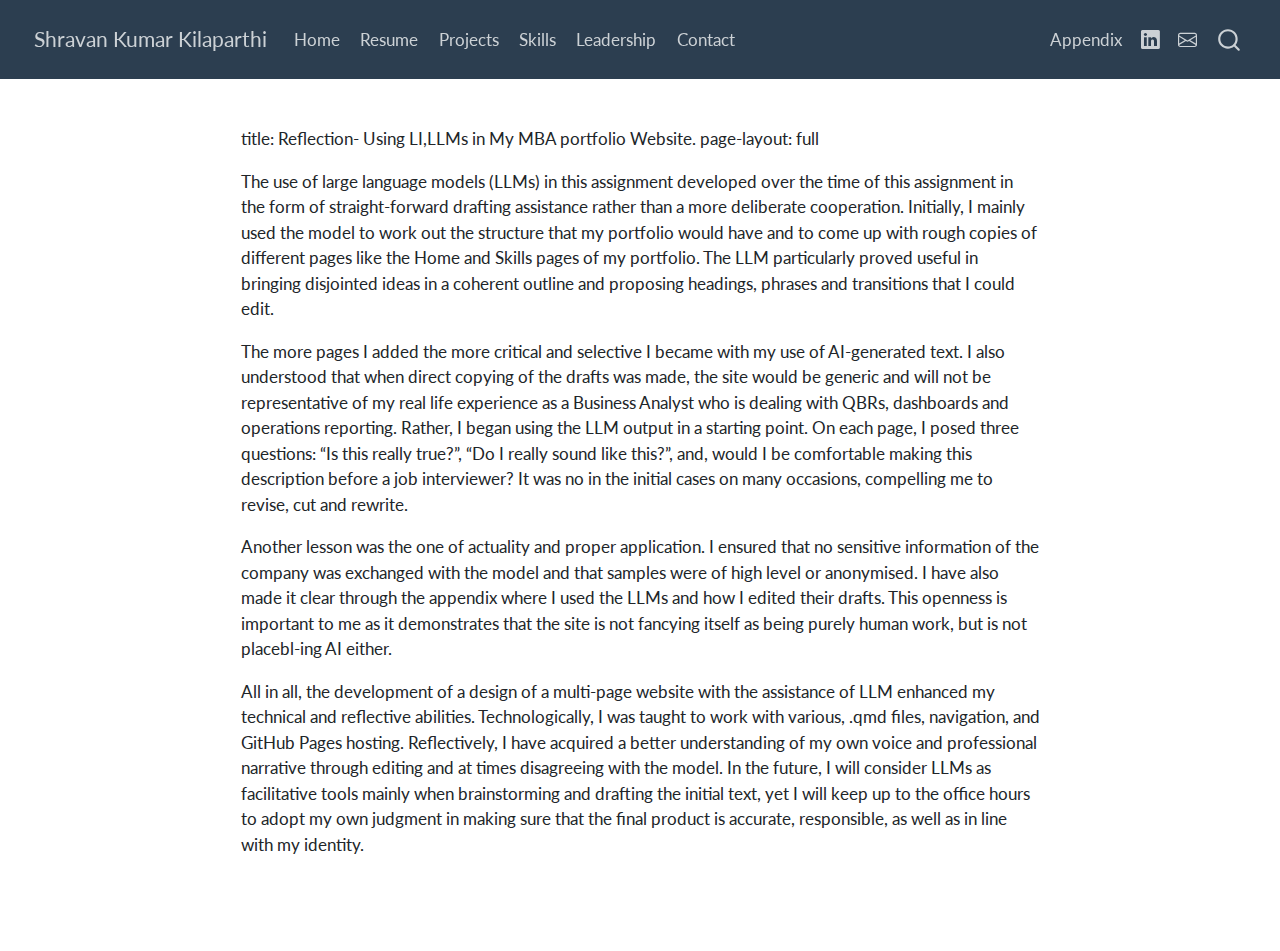
<file: docs/Reflection.html>
<!DOCTYPE html>
<html xmlns="http://www.w3.org/1999/xhtml" lang="en" xml:lang="en"><head>

<meta charset="utf-8">
<meta name="generator" content="quarto-1.8.25">

<meta name="viewport" content="width=device-width, initial-scale=1.0, user-scalable=yes">


<title>reflection – Shravan Kumar Kilaparthi</title>
<style>
code{white-space: pre-wrap;}
span.smallcaps{font-variant: small-caps;}
div.columns{display: flex; gap: min(4vw, 1.5em);}
div.column{flex: auto; overflow-x: auto;}
div.hanging-indent{margin-left: 1.5em; text-indent: -1.5em;}
ul.task-list{list-style: none;}
ul.task-list li input[type="checkbox"] {
  width: 0.8em;
  margin: 0 0.8em 0.2em -1em; /* quarto-specific, see https://github.com/quarto-dev/quarto-cli/issues/4556 */ 
  vertical-align: middle;
}
</style>


<script src="site_libs/quarto-nav/quarto-nav.js"></script>
<script src="site_libs/quarto-nav/headroom.min.js"></script>
<script src="site_libs/clipboard/clipboard.min.js"></script>
<script src="site_libs/quarto-search/autocomplete.umd.js"></script>
<script src="site_libs/quarto-search/fuse.min.js"></script>
<script src="site_libs/quarto-search/quarto-search.js"></script>
<meta name="quarto:offset" content="./">
<script src="site_libs/quarto-html/quarto.js" type="module"></script>
<script src="site_libs/quarto-html/tabsets/tabsets.js" type="module"></script>
<script src="site_libs/quarto-html/axe/axe-check.js" type="module"></script>
<script src="site_libs/quarto-html/popper.min.js"></script>
<script src="site_libs/quarto-html/tippy.umd.min.js"></script>
<script src="site_libs/quarto-html/anchor.min.js"></script>
<link href="site_libs/quarto-html/tippy.css" rel="stylesheet">
<link href="site_libs/quarto-html/quarto-syntax-highlighting-7b89279ff1a6dce999919e0e67d4d9ec.css" rel="stylesheet" id="quarto-text-highlighting-styles">
<script src="site_libs/bootstrap/bootstrap.min.js"></script>
<link href="site_libs/bootstrap/bootstrap-icons.css" rel="stylesheet">
<link href="site_libs/bootstrap/bootstrap-f93c2b1f3f0577f377aefa4848a86a36.min.css" rel="stylesheet" append-hash="true" id="quarto-bootstrap" data-mode="light">
<script id="quarto-search-options" type="application/json">{
  "location": "navbar",
  "copy-button": false,
  "collapse-after": 3,
  "panel-placement": "end",
  "type": "overlay",
  "limit": 50,
  "keyboard-shortcut": [
    "f",
    "/",
    "s"
  ],
  "show-item-context": false,
  "language": {
    "search-no-results-text": "No results",
    "search-matching-documents-text": "matching documents",
    "search-copy-link-title": "Copy link to search",
    "search-hide-matches-text": "Hide additional matches",
    "search-more-match-text": "more match in this document",
    "search-more-matches-text": "more matches in this document",
    "search-clear-button-title": "Clear",
    "search-text-placeholder": "",
    "search-detached-cancel-button-title": "Cancel",
    "search-submit-button-title": "Submit",
    "search-label": "Search"
  }
}</script>
<style>html{ scroll-behavior: smooth; }</style>


<link rel="stylesheet" href="styles.css">
</head>

<body class="nav-fixed fullcontent quarto-light">

<div id="quarto-search-results"></div>
  <header id="quarto-header" class="headroom fixed-top">
    <nav class="navbar navbar-expand-lg " data-bs-theme="dark">
      <div class="navbar-container container-fluid">
      <div class="navbar-brand-container mx-auto">
    <a href="./index.html" class="navbar-brand navbar-brand-logo">
    </a>
    <a class="navbar-brand" href="./index.html">
    <span class="navbar-title">Shravan Kumar Kilaparthi</span>
    </a>
  </div>
            <div id="quarto-search" class="" title="Search"></div>
          <button class="navbar-toggler" type="button" data-bs-toggle="collapse" data-bs-target="#navbarCollapse" aria-controls="navbarCollapse" role="menu" aria-expanded="false" aria-label="Toggle navigation" onclick="if (window.quartoToggleHeadroom) { window.quartoToggleHeadroom(); }">
  <span class="navbar-toggler-icon"></span>
</button>
          <div class="collapse navbar-collapse" id="navbarCollapse">
            <ul class="navbar-nav navbar-nav-scroll me-auto">
  <li class="nav-item">
    <a class="nav-link" href="./index.html"> 
<span class="menu-text">Home</span></a>
  </li>  
  <li class="nav-item">
    <a class="nav-link" href="./resume.html"> 
<span class="menu-text">Resume</span></a>
  </li>  
  <li class="nav-item">
    <a class="nav-link" href="./projects.html"> 
<span class="menu-text">Projects</span></a>
  </li>  
  <li class="nav-item">
    <a class="nav-link" href="./skills.html"> 
<span class="menu-text">Skills</span></a>
  </li>  
  <li class="nav-item">
    <a class="nav-link" href="./leadership.html"> 
<span class="menu-text">Leadership</span></a>
  </li>  
  <li class="nav-item">
    <a class="nav-link" href="./contact.html"> 
<span class="menu-text">Contact</span></a>
  </li>  
</ul>
            <ul class="navbar-nav navbar-nav-scroll ms-auto">
  <li class="nav-item">
    <a class="nav-link" href="./appendix.html"> 
<span class="menu-text">Appendix</span></a>
  </li>  
  <li class="nav-item compact">
    <a class="nav-link" href="https://www.linkedin.com/in/shravan-kumar-9b1096141/"> <i class="bi bi-linkedin" role="img">
</i> 
<span class="menu-text"></span></a>
  </li>  
  <li class="nav-item compact">
    <a class="nav-link" href="mailto:kilaparthishravan@gmail.com"> <i class="bi bi-envelope" role="img">
</i> 
<span class="menu-text"></span></a>
  </li>  
</ul>
          </div> <!-- /navcollapse -->
            <div class="quarto-navbar-tools">
</div>
      </div> <!-- /container-fluid -->
    </nav>
</header>
<!-- content -->
<div id="quarto-content" class="quarto-container page-columns page-rows-contents page-layout-article page-navbar">
<!-- sidebar -->
<!-- margin-sidebar -->
    
<!-- main -->
<main class="content" id="quarto-document-content"><header id="title-block-header" class="quarto-title-block"></header>




<p>title: Reflection- Using LI,LLMs in My MBA portfolio Website. page-layout: full</p>
<p>The use of large language models (LLMs) in this assignment developed over the time of this assignment in the form of straight-forward drafting assistance rather than a more deliberate cooperation. Initially, I mainly used the model to work out the structure that my portfolio would have and to come up with rough copies of different pages like the Home and Skills pages of my portfolio. The LLM particularly proved useful in bringing disjointed ideas in a coherent outline and proposing headings, phrases and transitions that I could edit.</p>
<p>The more pages I added the more critical and selective I became with my use of AI-generated text. I also understood that when direct copying of the drafts was made, the site would be generic and will not be representative of my real life experience as a Business Analyst who is dealing with QBRs, dashboards and operations reporting. Rather, I began using the LLM output in a starting point. On each page, I posed three questions: “Is this really true?”, “Do I really sound like this?”, and, would I be comfortable making this description before a job interviewer? It was no in the initial cases on many occasions, compelling me to revise, cut and rewrite.</p>
<p>Another lesson was the one of actuality and proper application. I ensured that no sensitive information of the company was exchanged with the model and that samples were of high level or anonymised. I have also made it clear through the appendix where I used the LLMs and how I edited their drafts. This openness is important to me as it demonstrates that the site is not fancying itself as being purely human work, but is not placebl-ing AI either.</p>
<p>All in all, the development of a design of a multi-page website with the assistance of LLM enhanced my technical and reflective abilities. Technologically, I was taught to work with various, .qmd files, navigation, and GitHub Pages hosting. Reflectively, I have acquired a better understanding of my own voice and professional narrative through editing and at times disagreeing with the model. In the future, I will consider LLMs as facilitative tools mainly when brainstorming and drafting the initial text, yet I will keep up to the office hours to adopt my own judgment in making sure that the final product is accurate, responsible, as well as in line with my identity.</p>



</main> <!-- /main -->
<script id="quarto-html-after-body" type="application/javascript">
  window.document.addEventListener("DOMContentLoaded", function (event) {
    const icon = "";
    const anchorJS = new window.AnchorJS();
    anchorJS.options = {
      placement: 'right',
      icon: icon
    };
    anchorJS.add('.anchored');
    const isCodeAnnotation = (el) => {
      for (const clz of el.classList) {
        if (clz.startsWith('code-annotation-')) {                     
          return true;
        }
      }
      return false;
    }
    const onCopySuccess = function(e) {
      // button target
      const button = e.trigger;
      // don't keep focus
      button.blur();
      // flash "checked"
      button.classList.add('code-copy-button-checked');
      var currentTitle = button.getAttribute("title");
      button.setAttribute("title", "Copied!");
      let tooltip;
      if (window.bootstrap) {
        button.setAttribute("data-bs-toggle", "tooltip");
        button.setAttribute("data-bs-placement", "left");
        button.setAttribute("data-bs-title", "Copied!");
        tooltip = new bootstrap.Tooltip(button, 
          { trigger: "manual", 
            customClass: "code-copy-button-tooltip",
            offset: [0, -8]});
        tooltip.show();    
      }
      setTimeout(function() {
        if (tooltip) {
          tooltip.hide();
          button.removeAttribute("data-bs-title");
          button.removeAttribute("data-bs-toggle");
          button.removeAttribute("data-bs-placement");
        }
        button.setAttribute("title", currentTitle);
        button.classList.remove('code-copy-button-checked');
      }, 1000);
      // clear code selection
      e.clearSelection();
    }
    const getTextToCopy = function(trigger) {
      const outerScaffold = trigger.parentElement.cloneNode(true);
      const codeEl = outerScaffold.querySelector('code');
      for (const childEl of codeEl.children) {
        if (isCodeAnnotation(childEl)) {
          childEl.remove();
        }
      }
      return codeEl.innerText;
    }
    const clipboard = new window.ClipboardJS('.code-copy-button:not([data-in-quarto-modal])', {
      text: getTextToCopy
    });
    clipboard.on('success', onCopySuccess);
    if (window.document.getElementById('quarto-embedded-source-code-modal')) {
      const clipboardModal = new window.ClipboardJS('.code-copy-button[data-in-quarto-modal]', {
        text: getTextToCopy,
        container: window.document.getElementById('quarto-embedded-source-code-modal')
      });
      clipboardModal.on('success', onCopySuccess);
    }
      var localhostRegex = new RegExp(/^(?:http|https):\/\/localhost\:?[0-9]*\//);
      var mailtoRegex = new RegExp(/^mailto:/);
        var filterRegex = new RegExp('/' + window.location.host + '/');
      var isInternal = (href) => {
          return filterRegex.test(href) || localhostRegex.test(href) || mailtoRegex.test(href);
      }
      // Inspect non-navigation links and adorn them if external
     var links = window.document.querySelectorAll('a[href]:not(.nav-link):not(.navbar-brand):not(.toc-action):not(.sidebar-link):not(.sidebar-item-toggle):not(.pagination-link):not(.no-external):not([aria-hidden]):not(.dropdown-item):not(.quarto-navigation-tool):not(.about-link)');
      for (var i=0; i<links.length; i++) {
        const link = links[i];
        if (!isInternal(link.href)) {
          // undo the damage that might have been done by quarto-nav.js in the case of
          // links that we want to consider external
          if (link.dataset.originalHref !== undefined) {
            link.href = link.dataset.originalHref;
          }
        }
      }
    function tippyHover(el, contentFn, onTriggerFn, onUntriggerFn) {
      const config = {
        allowHTML: true,
        maxWidth: 500,
        delay: 100,
        arrow: false,
        appendTo: function(el) {
            return el.parentElement;
        },
        interactive: true,
        interactiveBorder: 10,
        theme: 'quarto',
        placement: 'bottom-start',
      };
      if (contentFn) {
        config.content = contentFn;
      }
      if (onTriggerFn) {
        config.onTrigger = onTriggerFn;
      }
      if (onUntriggerFn) {
        config.onUntrigger = onUntriggerFn;
      }
      window.tippy(el, config); 
    }
    const noterefs = window.document.querySelectorAll('a[role="doc-noteref"]');
    for (var i=0; i<noterefs.length; i++) {
      const ref = noterefs[i];
      tippyHover(ref, function() {
        // use id or data attribute instead here
        let href = ref.getAttribute('data-footnote-href') || ref.getAttribute('href');
        try { href = new URL(href).hash; } catch {}
        const id = href.replace(/^#\/?/, "");
        const note = window.document.getElementById(id);
        if (note) {
          return note.innerHTML;
        } else {
          return "";
        }
      });
    }
    const xrefs = window.document.querySelectorAll('a.quarto-xref');
    const processXRef = (id, note) => {
      // Strip column container classes
      const stripColumnClz = (el) => {
        el.classList.remove("page-full", "page-columns");
        if (el.children) {
          for (const child of el.children) {
            stripColumnClz(child);
          }
        }
      }
      stripColumnClz(note)
      if (id === null || id.startsWith('sec-')) {
        // Special case sections, only their first couple elements
        const container = document.createElement("div");
        if (note.children && note.children.length > 2) {
          container.appendChild(note.children[0].cloneNode(true));
          for (let i = 1; i < note.children.length; i++) {
            const child = note.children[i];
            if (child.tagName === "P" && child.innerText === "") {
              continue;
            } else {
              container.appendChild(child.cloneNode(true));
              break;
            }
          }
          if (window.Quarto?.typesetMath) {
            window.Quarto.typesetMath(container);
          }
          return container.innerHTML
        } else {
          if (window.Quarto?.typesetMath) {
            window.Quarto.typesetMath(note);
          }
          return note.innerHTML;
        }
      } else {
        // Remove any anchor links if they are present
        const anchorLink = note.querySelector('a.anchorjs-link');
        if (anchorLink) {
          anchorLink.remove();
        }
        if (window.Quarto?.typesetMath) {
          window.Quarto.typesetMath(note);
        }
        if (note.classList.contains("callout")) {
          return note.outerHTML;
        } else {
          return note.innerHTML;
        }
      }
    }
    for (var i=0; i<xrefs.length; i++) {
      const xref = xrefs[i];
      tippyHover(xref, undefined, function(instance) {
        instance.disable();
        let url = xref.getAttribute('href');
        let hash = undefined; 
        if (url.startsWith('#')) {
          hash = url;
        } else {
          try { hash = new URL(url).hash; } catch {}
        }
        if (hash) {
          const id = hash.replace(/^#\/?/, "");
          const note = window.document.getElementById(id);
          if (note !== null) {
            try {
              const html = processXRef(id, note.cloneNode(true));
              instance.setContent(html);
            } finally {
              instance.enable();
              instance.show();
            }
          } else {
            // See if we can fetch this
            fetch(url.split('#')[0])
            .then(res => res.text())
            .then(html => {
              const parser = new DOMParser();
              const htmlDoc = parser.parseFromString(html, "text/html");
              const note = htmlDoc.getElementById(id);
              if (note !== null) {
                const html = processXRef(id, note);
                instance.setContent(html);
              } 
            }).finally(() => {
              instance.enable();
              instance.show();
            });
          }
        } else {
          // See if we can fetch a full url (with no hash to target)
          // This is a special case and we should probably do some content thinning / targeting
          fetch(url)
          .then(res => res.text())
          .then(html => {
            const parser = new DOMParser();
            const htmlDoc = parser.parseFromString(html, "text/html");
            const note = htmlDoc.querySelector('main.content');
            if (note !== null) {
              // This should only happen for chapter cross references
              // (since there is no id in the URL)
              // remove the first header
              if (note.children.length > 0 && note.children[0].tagName === "HEADER") {
                note.children[0].remove();
              }
              const html = processXRef(null, note);
              instance.setContent(html);
            } 
          }).finally(() => {
            instance.enable();
            instance.show();
          });
        }
      }, function(instance) {
      });
    }
        let selectedAnnoteEl;
        const selectorForAnnotation = ( cell, annotation) => {
          let cellAttr = 'data-code-cell="' + cell + '"';
          let lineAttr = 'data-code-annotation="' +  annotation + '"';
          const selector = 'span[' + cellAttr + '][' + lineAttr + ']';
          return selector;
        }
        const selectCodeLines = (annoteEl) => {
          const doc = window.document;
          const targetCell = annoteEl.getAttribute("data-target-cell");
          const targetAnnotation = annoteEl.getAttribute("data-target-annotation");
          const annoteSpan = window.document.querySelector(selectorForAnnotation(targetCell, targetAnnotation));
          const lines = annoteSpan.getAttribute("data-code-lines").split(",");
          const lineIds = lines.map((line) => {
            return targetCell + "-" + line;
          })
          let top = null;
          let height = null;
          let parent = null;
          if (lineIds.length > 0) {
              //compute the position of the single el (top and bottom and make a div)
              const el = window.document.getElementById(lineIds[0]);
              top = el.offsetTop;
              height = el.offsetHeight;
              parent = el.parentElement.parentElement;
            if (lineIds.length > 1) {
              const lastEl = window.document.getElementById(lineIds[lineIds.length - 1]);
              const bottom = lastEl.offsetTop + lastEl.offsetHeight;
              height = bottom - top;
            }
            if (top !== null && height !== null && parent !== null) {
              // cook up a div (if necessary) and position it 
              let div = window.document.getElementById("code-annotation-line-highlight");
              if (div === null) {
                div = window.document.createElement("div");
                div.setAttribute("id", "code-annotation-line-highlight");
                div.style.position = 'absolute';
                parent.appendChild(div);
              }
              div.style.top = top - 2 + "px";
              div.style.height = height + 4 + "px";
              div.style.left = 0;
              let gutterDiv = window.document.getElementById("code-annotation-line-highlight-gutter");
              if (gutterDiv === null) {
                gutterDiv = window.document.createElement("div");
                gutterDiv.setAttribute("id", "code-annotation-line-highlight-gutter");
                gutterDiv.style.position = 'absolute';
                const codeCell = window.document.getElementById(targetCell);
                const gutter = codeCell.querySelector('.code-annotation-gutter');
                gutter.appendChild(gutterDiv);
              }
              gutterDiv.style.top = top - 2 + "px";
              gutterDiv.style.height = height + 4 + "px";
            }
            selectedAnnoteEl = annoteEl;
          }
        };
        const unselectCodeLines = () => {
          const elementsIds = ["code-annotation-line-highlight", "code-annotation-line-highlight-gutter"];
          elementsIds.forEach((elId) => {
            const div = window.document.getElementById(elId);
            if (div) {
              div.remove();
            }
          });
          selectedAnnoteEl = undefined;
        };
          // Handle positioning of the toggle
      window.addEventListener(
        "resize",
        throttle(() => {
          elRect = undefined;
          if (selectedAnnoteEl) {
            selectCodeLines(selectedAnnoteEl);
          }
        }, 10)
      );
      function throttle(fn, ms) {
      let throttle = false;
      let timer;
        return (...args) => {
          if(!throttle) { // first call gets through
              fn.apply(this, args);
              throttle = true;
          } else { // all the others get throttled
              if(timer) clearTimeout(timer); // cancel #2
              timer = setTimeout(() => {
                fn.apply(this, args);
                timer = throttle = false;
              }, ms);
          }
        };
      }
        // Attach click handler to the DT
        const annoteDls = window.document.querySelectorAll('dt[data-target-cell]');
        for (const annoteDlNode of annoteDls) {
          annoteDlNode.addEventListener('click', (event) => {
            const clickedEl = event.target;
            if (clickedEl !== selectedAnnoteEl) {
              unselectCodeLines();
              const activeEl = window.document.querySelector('dt[data-target-cell].code-annotation-active');
              if (activeEl) {
                activeEl.classList.remove('code-annotation-active');
              }
              selectCodeLines(clickedEl);
              clickedEl.classList.add('code-annotation-active');
            } else {
              // Unselect the line
              unselectCodeLines();
              clickedEl.classList.remove('code-annotation-active');
            }
          });
        }
    const findCites = (el) => {
      const parentEl = el.parentElement;
      if (parentEl) {
        const cites = parentEl.dataset.cites;
        if (cites) {
          return {
            el,
            cites: cites.split(' ')
          };
        } else {
          return findCites(el.parentElement)
        }
      } else {
        return undefined;
      }
    };
    var bibliorefs = window.document.querySelectorAll('a[role="doc-biblioref"]');
    for (var i=0; i<bibliorefs.length; i++) {
      const ref = bibliorefs[i];
      const citeInfo = findCites(ref);
      if (citeInfo) {
        tippyHover(citeInfo.el, function() {
          var popup = window.document.createElement('div');
          citeInfo.cites.forEach(function(cite) {
            var citeDiv = window.document.createElement('div');
            citeDiv.classList.add('hanging-indent');
            citeDiv.classList.add('csl-entry');
            var biblioDiv = window.document.getElementById('ref-' + cite);
            if (biblioDiv) {
              citeDiv.innerHTML = biblioDiv.innerHTML;
            }
            popup.appendChild(citeDiv);
          });
          return popup.innerHTML;
        });
      }
    }
  });
  </script>
</div> <!-- /content -->




<script src="site_libs/quarto-html/zenscroll-min.js"></script>
</body></html>
</file>
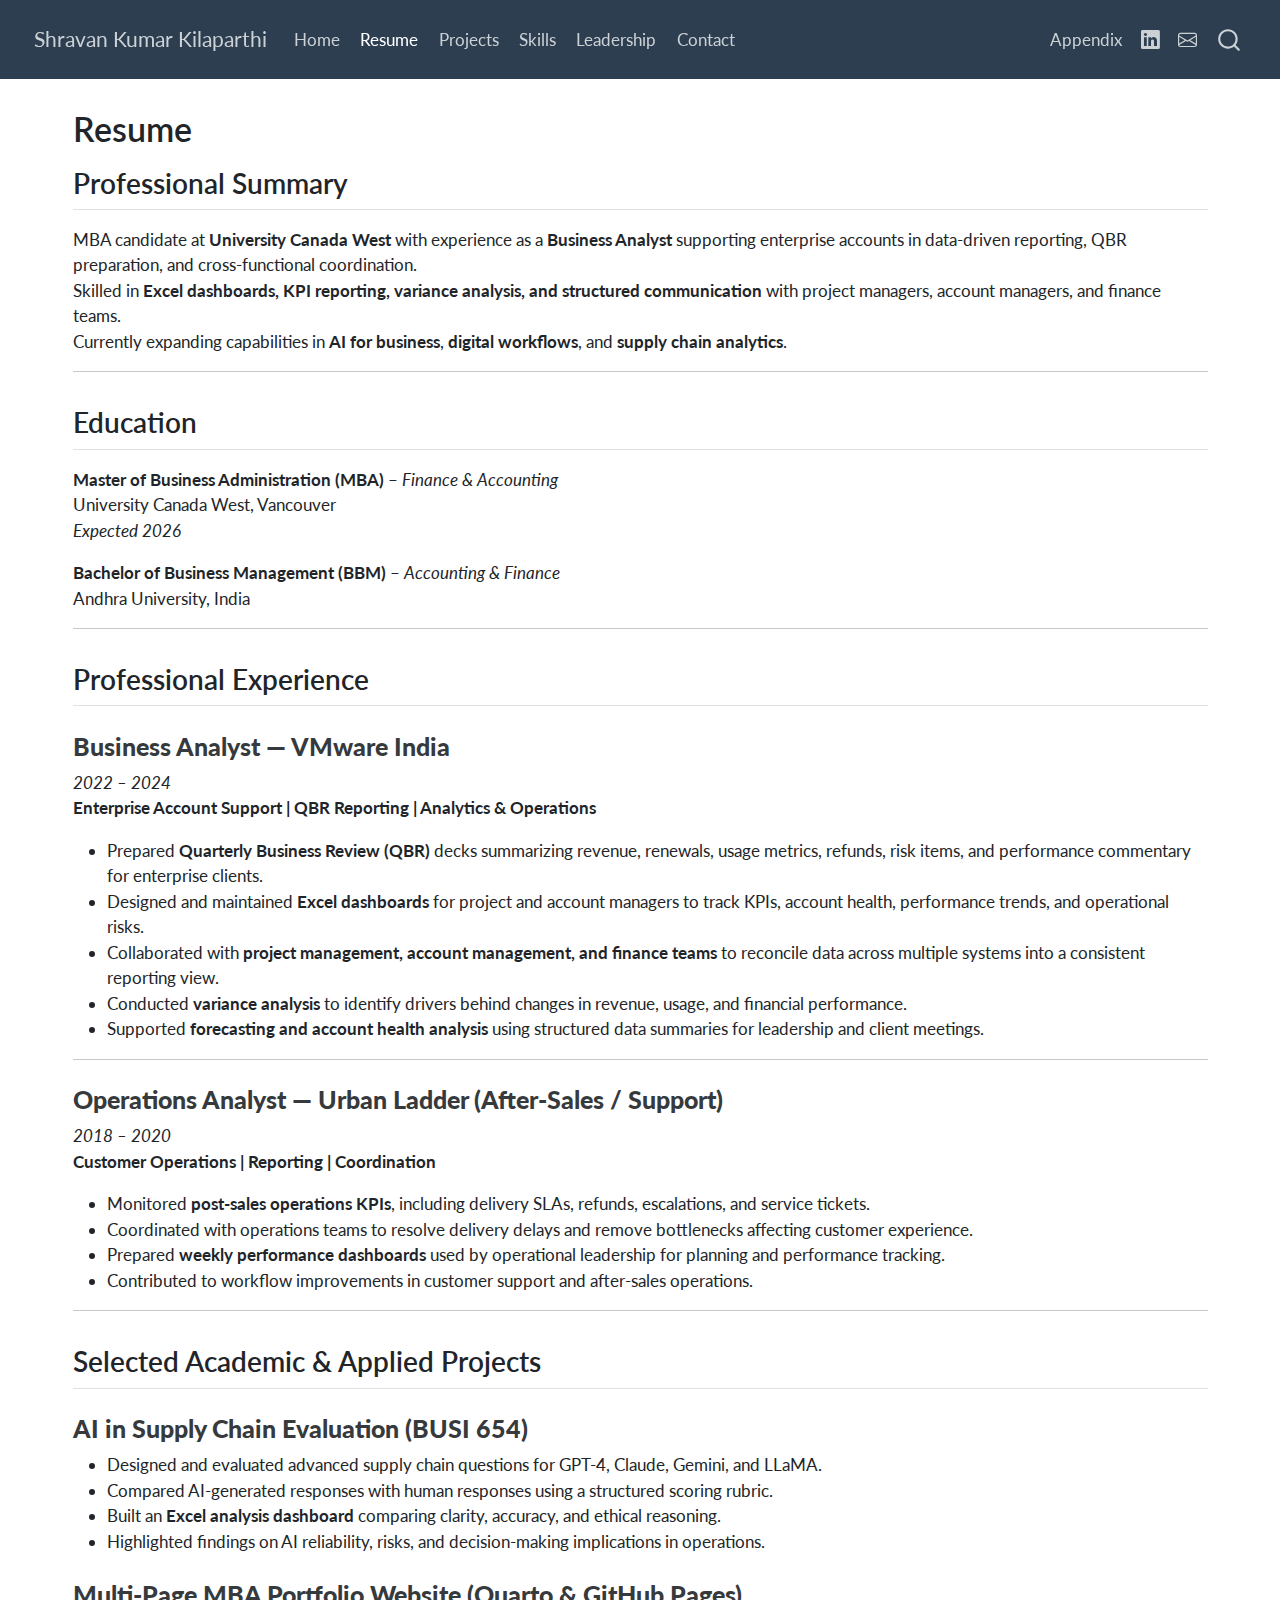
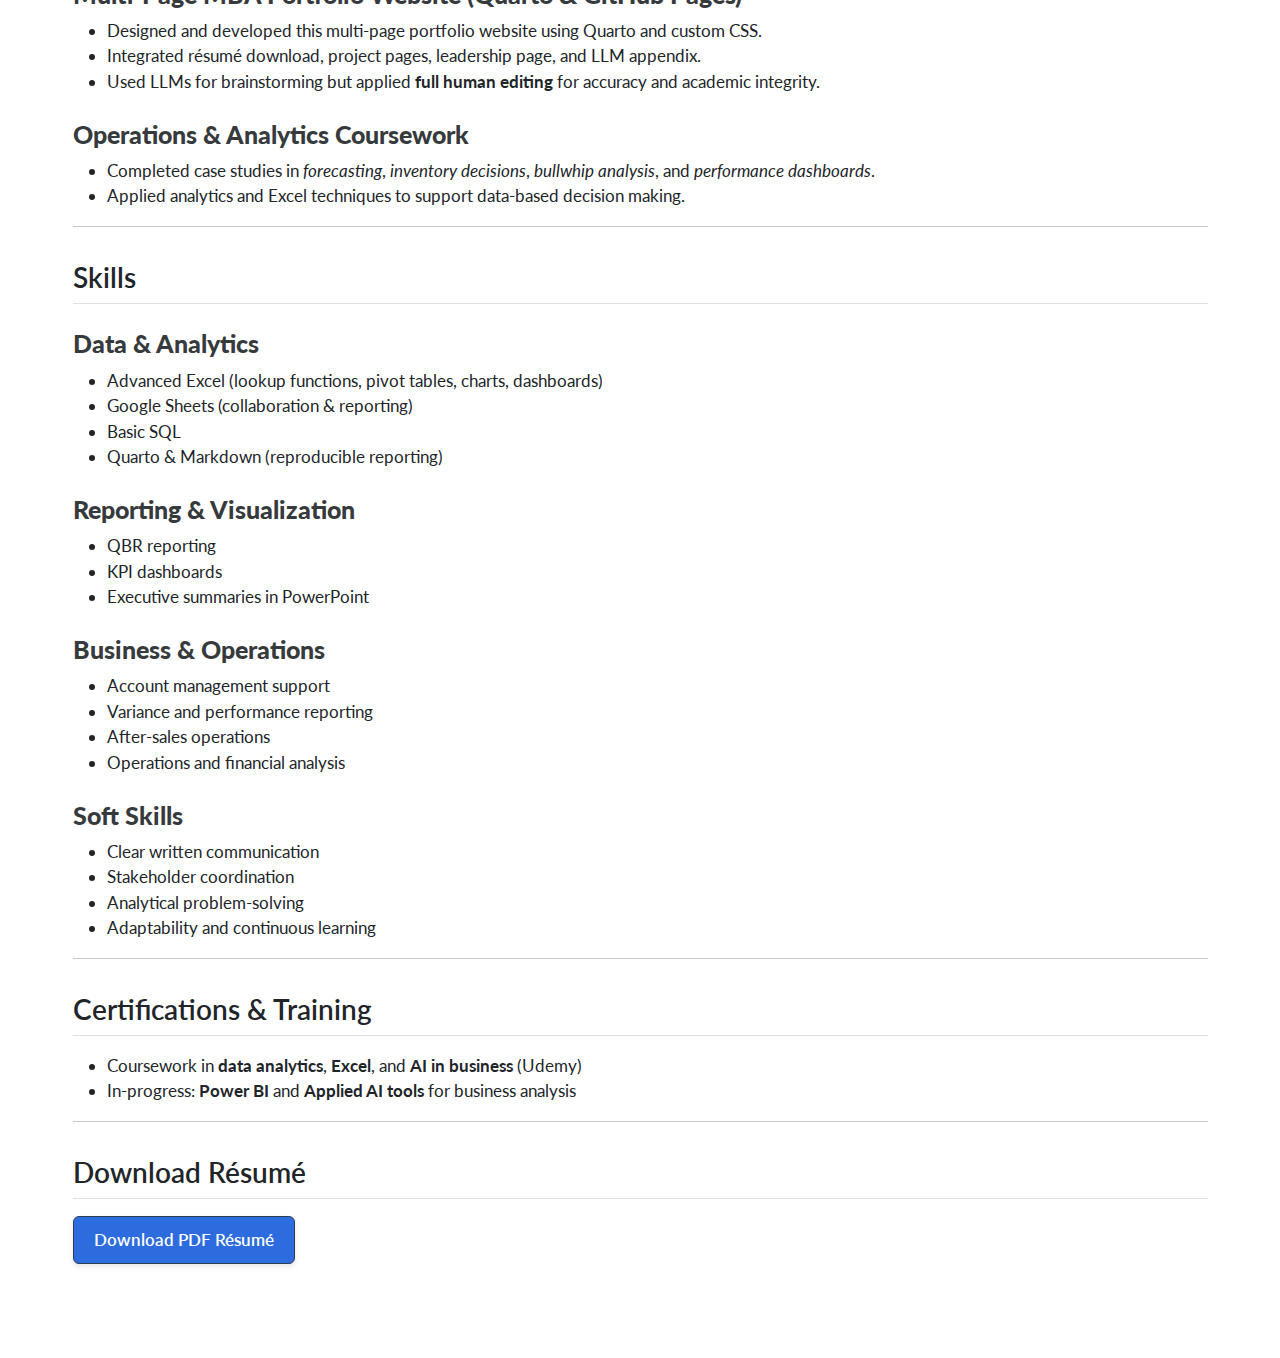
<file: docs/resume.html>
<!DOCTYPE html>
<html xmlns="http://www.w3.org/1999/xhtml" lang="en" xml:lang="en"><head>

<meta charset="utf-8">
<meta name="generator" content="quarto-1.8.25">

<meta name="viewport" content="width=device-width, initial-scale=1.0, user-scalable=yes">


<title>Resume – Shravan Kumar Kilaparthi</title>
<style>
code{white-space: pre-wrap;}
span.smallcaps{font-variant: small-caps;}
div.columns{display: flex; gap: min(4vw, 1.5em);}
div.column{flex: auto; overflow-x: auto;}
div.hanging-indent{margin-left: 1.5em; text-indent: -1.5em;}
ul.task-list{list-style: none;}
ul.task-list li input[type="checkbox"] {
  width: 0.8em;
  margin: 0 0.8em 0.2em -1em; /* quarto-specific, see https://github.com/quarto-dev/quarto-cli/issues/4556 */ 
  vertical-align: middle;
}
</style>


<script src="site_libs/quarto-nav/quarto-nav.js"></script>
<script src="site_libs/quarto-nav/headroom.min.js"></script>
<script src="site_libs/clipboard/clipboard.min.js"></script>
<script src="site_libs/quarto-search/autocomplete.umd.js"></script>
<script src="site_libs/quarto-search/fuse.min.js"></script>
<script src="site_libs/quarto-search/quarto-search.js"></script>
<meta name="quarto:offset" content="./">
<script src="site_libs/quarto-html/quarto.js" type="module"></script>
<script src="site_libs/quarto-html/tabsets/tabsets.js" type="module"></script>
<script src="site_libs/quarto-html/axe/axe-check.js" type="module"></script>
<script src="site_libs/quarto-html/popper.min.js"></script>
<script src="site_libs/quarto-html/tippy.umd.min.js"></script>
<script src="site_libs/quarto-html/anchor.min.js"></script>
<link href="site_libs/quarto-html/tippy.css" rel="stylesheet">
<link href="site_libs/quarto-html/quarto-syntax-highlighting-7b89279ff1a6dce999919e0e67d4d9ec.css" rel="stylesheet" id="quarto-text-highlighting-styles">
<script src="site_libs/bootstrap/bootstrap.min.js"></script>
<link href="site_libs/bootstrap/bootstrap-icons.css" rel="stylesheet">
<link href="site_libs/bootstrap/bootstrap-f93c2b1f3f0577f377aefa4848a86a36.min.css" rel="stylesheet" append-hash="true" id="quarto-bootstrap" data-mode="light">
<script id="quarto-search-options" type="application/json">{
  "location": "navbar",
  "copy-button": false,
  "collapse-after": 3,
  "panel-placement": "end",
  "type": "overlay",
  "limit": 50,
  "keyboard-shortcut": [
    "f",
    "/",
    "s"
  ],
  "show-item-context": false,
  "language": {
    "search-no-results-text": "No results",
    "search-matching-documents-text": "matching documents",
    "search-copy-link-title": "Copy link to search",
    "search-hide-matches-text": "Hide additional matches",
    "search-more-match-text": "more match in this document",
    "search-more-matches-text": "more matches in this document",
    "search-clear-button-title": "Clear",
    "search-text-placeholder": "",
    "search-detached-cancel-button-title": "Cancel",
    "search-submit-button-title": "Submit",
    "search-label": "Search"
  }
}</script>
<style>html{ scroll-behavior: smooth; }</style>


<link rel="stylesheet" href="styles.css">
</head>

<body class="nav-fixed quarto-light">

<div id="quarto-search-results"></div>
  <header id="quarto-header" class="headroom fixed-top">
    <nav class="navbar navbar-expand-lg " data-bs-theme="dark">
      <div class="navbar-container container-fluid">
      <div class="navbar-brand-container mx-auto">
    <a href="./index.html" class="navbar-brand navbar-brand-logo">
    </a>
    <a class="navbar-brand" href="./index.html">
    <span class="navbar-title">Shravan Kumar Kilaparthi</span>
    </a>
  </div>
            <div id="quarto-search" class="" title="Search"></div>
          <button class="navbar-toggler" type="button" data-bs-toggle="collapse" data-bs-target="#navbarCollapse" aria-controls="navbarCollapse" role="menu" aria-expanded="false" aria-label="Toggle navigation" onclick="if (window.quartoToggleHeadroom) { window.quartoToggleHeadroom(); }">
  <span class="navbar-toggler-icon"></span>
</button>
          <div class="collapse navbar-collapse" id="navbarCollapse">
            <ul class="navbar-nav navbar-nav-scroll me-auto">
  <li class="nav-item">
    <a class="nav-link" href="./index.html"> 
<span class="menu-text">Home</span></a>
  </li>  
  <li class="nav-item">
    <a class="nav-link active" href="./resume.html" aria-current="page"> 
<span class="menu-text">Resume</span></a>
  </li>  
  <li class="nav-item">
    <a class="nav-link" href="./projects.html"> 
<span class="menu-text">Projects</span></a>
  </li>  
  <li class="nav-item">
    <a class="nav-link" href="./skills.html"> 
<span class="menu-text">Skills</span></a>
  </li>  
  <li class="nav-item">
    <a class="nav-link" href="./leadership.html"> 
<span class="menu-text">Leadership</span></a>
  </li>  
  <li class="nav-item">
    <a class="nav-link" href="./contact.html"> 
<span class="menu-text">Contact</span></a>
  </li>  
</ul>
            <ul class="navbar-nav navbar-nav-scroll ms-auto">
  <li class="nav-item">
    <a class="nav-link" href="./appendix.html"> 
<span class="menu-text">Appendix</span></a>
  </li>  
  <li class="nav-item compact">
    <a class="nav-link" href="https://www.linkedin.com/in/shravan-kumar-9b1096141/"> <i class="bi bi-linkedin" role="img">
</i> 
<span class="menu-text"></span></a>
  </li>  
  <li class="nav-item compact">
    <a class="nav-link" href="mailto:kilaparthishravan@gmail.com"> <i class="bi bi-envelope" role="img">
</i> 
<span class="menu-text"></span></a>
  </li>  
</ul>
          </div> <!-- /navcollapse -->
            <div class="quarto-navbar-tools">
</div>
      </div> <!-- /container-fluid -->
    </nav>
</header>
<!-- content -->
<div id="quarto-content" class="quarto-container page-columns page-rows-contents page-layout-full page-navbar">
<!-- sidebar -->
<!-- margin-sidebar -->
    
<!-- main -->
<main class="content column-page" id="quarto-document-content">

<header id="title-block-header" class="quarto-title-block default">
<div class="quarto-title">
<h1 class="title">Resume</h1>
</div>



<div class="quarto-title-meta column-page">

    
  
    
  </div>
  


</header>


<section id="professional-summary" class="level2">
<h2 class="anchored" data-anchor-id="professional-summary">Professional Summary</h2>
<p>MBA candidate at <strong>University Canada West</strong> with experience as a <strong>Business Analyst</strong> supporting enterprise accounts in data-driven reporting, QBR preparation, and cross-functional coordination.<br>
Skilled in <strong>Excel dashboards, KPI reporting, variance analysis, and structured communication</strong> with project managers, account managers, and finance teams.<br>
Currently expanding capabilities in <strong>AI for business</strong>, <strong>digital workflows</strong>, and <strong>supply chain analytics</strong>.</p>
<hr>
</section>
<section id="education" class="level2">
<h2 class="anchored" data-anchor-id="education">Education</h2>
<p><strong>Master of Business Administration (MBA)</strong> – <em>Finance &amp; Accounting</em><br>
University Canada West, Vancouver<br>
<em>Expected 2026</em></p>
<p><strong>Bachelor of Business Management (BBM)</strong> – <em>Accounting &amp; Finance</em><br>
Andhra University, India</p>
<hr>
</section>
<section id="professional-experience" class="level2">
<h2 class="anchored" data-anchor-id="professional-experience">Professional Experience</h2>
<section id="business-analyst-vmware-india" class="level3">
<h3 class="anchored" data-anchor-id="business-analyst-vmware-india"><strong>Business Analyst — VMware India</strong></h3>
<p><em>2022 – 2024</em><br>
<strong>Enterprise Account Support | QBR Reporting | Analytics &amp; Operations</strong></p>
<ul>
<li>Prepared <strong>Quarterly Business Review (QBR)</strong> decks summarizing revenue, renewals, usage metrics, refunds, risk items, and performance commentary for enterprise clients.<br>
</li>
<li>Designed and maintained <strong>Excel dashboards</strong> for project and account managers to track KPIs, account health, performance trends, and operational risks.<br>
</li>
<li>Collaborated with <strong>project management, account management, and finance teams</strong> to reconcile data across multiple systems into a consistent reporting view.<br>
</li>
<li>Conducted <strong>variance analysis</strong> to identify drivers behind changes in revenue, usage, and financial performance.<br>
</li>
<li>Supported <strong>forecasting and account health analysis</strong> using structured data summaries for leadership and client meetings.</li>
</ul>
<hr>
</section>
<section id="operations-analyst-urban-ladder-after-sales-support" class="level3">
<h3 class="anchored" data-anchor-id="operations-analyst-urban-ladder-after-sales-support"><strong>Operations Analyst — Urban Ladder (After-Sales / Support)</strong></h3>
<p><em>2018 – 2020</em><br>
<strong>Customer Operations | Reporting | Coordination</strong></p>
<ul>
<li>Monitored <strong>post-sales operations KPIs</strong>, including delivery SLAs, refunds, escalations, and service tickets.<br>
</li>
<li>Coordinated with operations teams to resolve delivery delays and remove bottlenecks affecting customer experience.<br>
</li>
<li>Prepared <strong>weekly performance dashboards</strong> used by operational leadership for planning and performance tracking.<br>
</li>
<li>Contributed to workflow improvements in customer support and after-sales operations.</li>
</ul>
<hr>
</section>
</section>
<section id="selected-academic-applied-projects" class="level2">
<h2 class="anchored" data-anchor-id="selected-academic-applied-projects">Selected Academic &amp; Applied Projects</h2>
<section id="ai-in-supply-chain-evaluation-busi-654" class="level3">
<h3 class="anchored" data-anchor-id="ai-in-supply-chain-evaluation-busi-654"><strong>AI in Supply Chain Evaluation (BUSI 654)</strong></h3>
<ul>
<li>Designed and evaluated advanced supply chain questions for GPT-4, Claude, Gemini, and LLaMA.<br>
</li>
<li>Compared AI-generated responses with human responses using a structured scoring rubric.<br>
</li>
<li>Built an <strong>Excel analysis dashboard</strong> comparing clarity, accuracy, and ethical reasoning.<br>
</li>
<li>Highlighted findings on AI reliability, risks, and decision-making implications in operations.</li>
</ul>
</section>
<section id="multi-page-mba-portfolio-website-quarto-github-pages" class="level3">
<h3 class="anchored" data-anchor-id="multi-page-mba-portfolio-website-quarto-github-pages"><strong>Multi-Page MBA Portfolio Website (Quarto &amp; GitHub Pages)</strong></h3>
<ul>
<li>Designed and developed this multi-page portfolio website using Quarto and custom CSS.<br>
</li>
<li>Integrated résumé download, project pages, leadership page, and LLM appendix.<br>
</li>
<li>Used LLMs for brainstorming but applied <strong>full human editing</strong> for accuracy and academic integrity.</li>
</ul>
</section>
<section id="operations-analytics-coursework" class="level3">
<h3 class="anchored" data-anchor-id="operations-analytics-coursework"><strong>Operations &amp; Analytics Coursework</strong></h3>
<ul>
<li>Completed case studies in <em>forecasting</em>, <em>inventory decisions</em>, <em>bullwhip analysis</em>, and <em>performance dashboards</em>.<br>
</li>
<li>Applied analytics and Excel techniques to support data-based decision making.</li>
</ul>
<hr>
</section>
</section>
<section id="skills" class="level2">
<h2 class="anchored" data-anchor-id="skills">Skills</h2>
<section id="data-analytics" class="level3">
<h3 class="anchored" data-anchor-id="data-analytics"><strong>Data &amp; Analytics</strong></h3>
<ul>
<li>Advanced Excel (lookup functions, pivot tables, charts, dashboards)<br>
</li>
<li>Google Sheets (collaboration &amp; reporting)<br>
</li>
<li>Basic SQL<br>
</li>
<li>Quarto &amp; Markdown (reproducible reporting)</li>
</ul>
</section>
<section id="reporting-visualization" class="level3">
<h3 class="anchored" data-anchor-id="reporting-visualization"><strong>Reporting &amp; Visualization</strong></h3>
<ul>
<li>QBR reporting<br>
</li>
<li>KPI dashboards<br>
</li>
<li>Executive summaries in PowerPoint</li>
</ul>
</section>
<section id="business-operations" class="level3">
<h3 class="anchored" data-anchor-id="business-operations"><strong>Business &amp; Operations</strong></h3>
<ul>
<li>Account management support<br>
</li>
<li>Variance and performance reporting<br>
</li>
<li>After-sales operations<br>
</li>
<li>Operations and financial analysis</li>
</ul>
</section>
<section id="soft-skills" class="level3">
<h3 class="anchored" data-anchor-id="soft-skills"><strong>Soft Skills</strong></h3>
<ul>
<li>Clear written communication<br>
</li>
<li>Stakeholder coordination<br>
</li>
<li>Analytical problem-solving<br>
</li>
<li>Adaptability and continuous learning</li>
</ul>
<hr>
</section>
</section>
<section id="certifications-training" class="level2">
<h2 class="anchored" data-anchor-id="certifications-training">Certifications &amp; Training</h2>
<ul>
<li>Coursework in <strong>data analytics</strong>, <strong>Excel</strong>, and <strong>AI in business</strong> (Udemy)</li>
<li>In-progress: <strong>Power BI</strong> and <strong>Applied AI tools</strong> for business analysis</li>
</ul>
<hr>
</section>
<section id="download-résumé" class="level2">
<h2 class="anchored" data-anchor-id="download-résumé">Download Résumé</h2>
<p><a href="Shravan_Kilaparthi_Resume.pdf" class="btn btn-primary" target="_blank">Download PDF Résumé</a></p>


</section>

</main> <!-- /main -->
<script id="quarto-html-after-body" type="application/javascript">
  window.document.addEventListener("DOMContentLoaded", function (event) {
    const icon = "";
    const anchorJS = new window.AnchorJS();
    anchorJS.options = {
      placement: 'right',
      icon: icon
    };
    anchorJS.add('.anchored');
    const isCodeAnnotation = (el) => {
      for (const clz of el.classList) {
        if (clz.startsWith('code-annotation-')) {                     
          return true;
        }
      }
      return false;
    }
    const onCopySuccess = function(e) {
      // button target
      const button = e.trigger;
      // don't keep focus
      button.blur();
      // flash "checked"
      button.classList.add('code-copy-button-checked');
      var currentTitle = button.getAttribute("title");
      button.setAttribute("title", "Copied!");
      let tooltip;
      if (window.bootstrap) {
        button.setAttribute("data-bs-toggle", "tooltip");
        button.setAttribute("data-bs-placement", "left");
        button.setAttribute("data-bs-title", "Copied!");
        tooltip = new bootstrap.Tooltip(button, 
          { trigger: "manual", 
            customClass: "code-copy-button-tooltip",
            offset: [0, -8]});
        tooltip.show();    
      }
      setTimeout(function() {
        if (tooltip) {
          tooltip.hide();
          button.removeAttribute("data-bs-title");
          button.removeAttribute("data-bs-toggle");
          button.removeAttribute("data-bs-placement");
        }
        button.setAttribute("title", currentTitle);
        button.classList.remove('code-copy-button-checked');
      }, 1000);
      // clear code selection
      e.clearSelection();
    }
    const getTextToCopy = function(trigger) {
      const outerScaffold = trigger.parentElement.cloneNode(true);
      const codeEl = outerScaffold.querySelector('code');
      for (const childEl of codeEl.children) {
        if (isCodeAnnotation(childEl)) {
          childEl.remove();
        }
      }
      return codeEl.innerText;
    }
    const clipboard = new window.ClipboardJS('.code-copy-button:not([data-in-quarto-modal])', {
      text: getTextToCopy
    });
    clipboard.on('success', onCopySuccess);
    if (window.document.getElementById('quarto-embedded-source-code-modal')) {
      const clipboardModal = new window.ClipboardJS('.code-copy-button[data-in-quarto-modal]', {
        text: getTextToCopy,
        container: window.document.getElementById('quarto-embedded-source-code-modal')
      });
      clipboardModal.on('success', onCopySuccess);
    }
      var localhostRegex = new RegExp(/^(?:http|https):\/\/localhost\:?[0-9]*\//);
      var mailtoRegex = new RegExp(/^mailto:/);
        var filterRegex = new RegExp('/' + window.location.host + '/');
      var isInternal = (href) => {
          return filterRegex.test(href) || localhostRegex.test(href) || mailtoRegex.test(href);
      }
      // Inspect non-navigation links and adorn them if external
     var links = window.document.querySelectorAll('a[href]:not(.nav-link):not(.navbar-brand):not(.toc-action):not(.sidebar-link):not(.sidebar-item-toggle):not(.pagination-link):not(.no-external):not([aria-hidden]):not(.dropdown-item):not(.quarto-navigation-tool):not(.about-link)');
      for (var i=0; i<links.length; i++) {
        const link = links[i];
        if (!isInternal(link.href)) {
          // undo the damage that might have been done by quarto-nav.js in the case of
          // links that we want to consider external
          if (link.dataset.originalHref !== undefined) {
            link.href = link.dataset.originalHref;
          }
        }
      }
    function tippyHover(el, contentFn, onTriggerFn, onUntriggerFn) {
      const config = {
        allowHTML: true,
        maxWidth: 500,
        delay: 100,
        arrow: false,
        appendTo: function(el) {
            return el.parentElement;
        },
        interactive: true,
        interactiveBorder: 10,
        theme: 'quarto',
        placement: 'bottom-start',
      };
      if (contentFn) {
        config.content = contentFn;
      }
      if (onTriggerFn) {
        config.onTrigger = onTriggerFn;
      }
      if (onUntriggerFn) {
        config.onUntrigger = onUntriggerFn;
      }
      window.tippy(el, config); 
    }
    const noterefs = window.document.querySelectorAll('a[role="doc-noteref"]');
    for (var i=0; i<noterefs.length; i++) {
      const ref = noterefs[i];
      tippyHover(ref, function() {
        // use id or data attribute instead here
        let href = ref.getAttribute('data-footnote-href') || ref.getAttribute('href');
        try { href = new URL(href).hash; } catch {}
        const id = href.replace(/^#\/?/, "");
        const note = window.document.getElementById(id);
        if (note) {
          return note.innerHTML;
        } else {
          return "";
        }
      });
    }
    const xrefs = window.document.querySelectorAll('a.quarto-xref');
    const processXRef = (id, note) => {
      // Strip column container classes
      const stripColumnClz = (el) => {
        el.classList.remove("page-full", "page-columns");
        if (el.children) {
          for (const child of el.children) {
            stripColumnClz(child);
          }
        }
      }
      stripColumnClz(note)
      if (id === null || id.startsWith('sec-')) {
        // Special case sections, only their first couple elements
        const container = document.createElement("div");
        if (note.children && note.children.length > 2) {
          container.appendChild(note.children[0].cloneNode(true));
          for (let i = 1; i < note.children.length; i++) {
            const child = note.children[i];
            if (child.tagName === "P" && child.innerText === "") {
              continue;
            } else {
              container.appendChild(child.cloneNode(true));
              break;
            }
          }
          if (window.Quarto?.typesetMath) {
            window.Quarto.typesetMath(container);
          }
          return container.innerHTML
        } else {
          if (window.Quarto?.typesetMath) {
            window.Quarto.typesetMath(note);
          }
          return note.innerHTML;
        }
      } else {
        // Remove any anchor links if they are present
        const anchorLink = note.querySelector('a.anchorjs-link');
        if (anchorLink) {
          anchorLink.remove();
        }
        if (window.Quarto?.typesetMath) {
          window.Quarto.typesetMath(note);
        }
        if (note.classList.contains("callout")) {
          return note.outerHTML;
        } else {
          return note.innerHTML;
        }
      }
    }
    for (var i=0; i<xrefs.length; i++) {
      const xref = xrefs[i];
      tippyHover(xref, undefined, function(instance) {
        instance.disable();
        let url = xref.getAttribute('href');
        let hash = undefined; 
        if (url.startsWith('#')) {
          hash = url;
        } else {
          try { hash = new URL(url).hash; } catch {}
        }
        if (hash) {
          const id = hash.replace(/^#\/?/, "");
          const note = window.document.getElementById(id);
          if (note !== null) {
            try {
              const html = processXRef(id, note.cloneNode(true));
              instance.setContent(html);
            } finally {
              instance.enable();
              instance.show();
            }
          } else {
            // See if we can fetch this
            fetch(url.split('#')[0])
            .then(res => res.text())
            .then(html => {
              const parser = new DOMParser();
              const htmlDoc = parser.parseFromString(html, "text/html");
              const note = htmlDoc.getElementById(id);
              if (note !== null) {
                const html = processXRef(id, note);
                instance.setContent(html);
              } 
            }).finally(() => {
              instance.enable();
              instance.show();
            });
          }
        } else {
          // See if we can fetch a full url (with no hash to target)
          // This is a special case and we should probably do some content thinning / targeting
          fetch(url)
          .then(res => res.text())
          .then(html => {
            const parser = new DOMParser();
            const htmlDoc = parser.parseFromString(html, "text/html");
            const note = htmlDoc.querySelector('main.content');
            if (note !== null) {
              // This should only happen for chapter cross references
              // (since there is no id in the URL)
              // remove the first header
              if (note.children.length > 0 && note.children[0].tagName === "HEADER") {
                note.children[0].remove();
              }
              const html = processXRef(null, note);
              instance.setContent(html);
            } 
          }).finally(() => {
            instance.enable();
            instance.show();
          });
        }
      }, function(instance) {
      });
    }
        let selectedAnnoteEl;
        const selectorForAnnotation = ( cell, annotation) => {
          let cellAttr = 'data-code-cell="' + cell + '"';
          let lineAttr = 'data-code-annotation="' +  annotation + '"';
          const selector = 'span[' + cellAttr + '][' + lineAttr + ']';
          return selector;
        }
        const selectCodeLines = (annoteEl) => {
          const doc = window.document;
          const targetCell = annoteEl.getAttribute("data-target-cell");
          const targetAnnotation = annoteEl.getAttribute("data-target-annotation");
          const annoteSpan = window.document.querySelector(selectorForAnnotation(targetCell, targetAnnotation));
          const lines = annoteSpan.getAttribute("data-code-lines").split(",");
          const lineIds = lines.map((line) => {
            return targetCell + "-" + line;
          })
          let top = null;
          let height = null;
          let parent = null;
          if (lineIds.length > 0) {
              //compute the position of the single el (top and bottom and make a div)
              const el = window.document.getElementById(lineIds[0]);
              top = el.offsetTop;
              height = el.offsetHeight;
              parent = el.parentElement.parentElement;
            if (lineIds.length > 1) {
              const lastEl = window.document.getElementById(lineIds[lineIds.length - 1]);
              const bottom = lastEl.offsetTop + lastEl.offsetHeight;
              height = bottom - top;
            }
            if (top !== null && height !== null && parent !== null) {
              // cook up a div (if necessary) and position it 
              let div = window.document.getElementById("code-annotation-line-highlight");
              if (div === null) {
                div = window.document.createElement("div");
                div.setAttribute("id", "code-annotation-line-highlight");
                div.style.position = 'absolute';
                parent.appendChild(div);
              }
              div.style.top = top - 2 + "px";
              div.style.height = height + 4 + "px";
              div.style.left = 0;
              let gutterDiv = window.document.getElementById("code-annotation-line-highlight-gutter");
              if (gutterDiv === null) {
                gutterDiv = window.document.createElement("div");
                gutterDiv.setAttribute("id", "code-annotation-line-highlight-gutter");
                gutterDiv.style.position = 'absolute';
                const codeCell = window.document.getElementById(targetCell);
                const gutter = codeCell.querySelector('.code-annotation-gutter');
                gutter.appendChild(gutterDiv);
              }
              gutterDiv.style.top = top - 2 + "px";
              gutterDiv.style.height = height + 4 + "px";
            }
            selectedAnnoteEl = annoteEl;
          }
        };
        const unselectCodeLines = () => {
          const elementsIds = ["code-annotation-line-highlight", "code-annotation-line-highlight-gutter"];
          elementsIds.forEach((elId) => {
            const div = window.document.getElementById(elId);
            if (div) {
              div.remove();
            }
          });
          selectedAnnoteEl = undefined;
        };
          // Handle positioning of the toggle
      window.addEventListener(
        "resize",
        throttle(() => {
          elRect = undefined;
          if (selectedAnnoteEl) {
            selectCodeLines(selectedAnnoteEl);
          }
        }, 10)
      );
      function throttle(fn, ms) {
      let throttle = false;
      let timer;
        return (...args) => {
          if(!throttle) { // first call gets through
              fn.apply(this, args);
              throttle = true;
          } else { // all the others get throttled
              if(timer) clearTimeout(timer); // cancel #2
              timer = setTimeout(() => {
                fn.apply(this, args);
                timer = throttle = false;
              }, ms);
          }
        };
      }
        // Attach click handler to the DT
        const annoteDls = window.document.querySelectorAll('dt[data-target-cell]');
        for (const annoteDlNode of annoteDls) {
          annoteDlNode.addEventListener('click', (event) => {
            const clickedEl = event.target;
            if (clickedEl !== selectedAnnoteEl) {
              unselectCodeLines();
              const activeEl = window.document.querySelector('dt[data-target-cell].code-annotation-active');
              if (activeEl) {
                activeEl.classList.remove('code-annotation-active');
              }
              selectCodeLines(clickedEl);
              clickedEl.classList.add('code-annotation-active');
            } else {
              // Unselect the line
              unselectCodeLines();
              clickedEl.classList.remove('code-annotation-active');
            }
          });
        }
    const findCites = (el) => {
      const parentEl = el.parentElement;
      if (parentEl) {
        const cites = parentEl.dataset.cites;
        if (cites) {
          return {
            el,
            cites: cites.split(' ')
          };
        } else {
          return findCites(el.parentElement)
        }
      } else {
        return undefined;
      }
    };
    var bibliorefs = window.document.querySelectorAll('a[role="doc-biblioref"]');
    for (var i=0; i<bibliorefs.length; i++) {
      const ref = bibliorefs[i];
      const citeInfo = findCites(ref);
      if (citeInfo) {
        tippyHover(citeInfo.el, function() {
          var popup = window.document.createElement('div');
          citeInfo.cites.forEach(function(cite) {
            var citeDiv = window.document.createElement('div');
            citeDiv.classList.add('hanging-indent');
            citeDiv.classList.add('csl-entry');
            var biblioDiv = window.document.getElementById('ref-' + cite);
            if (biblioDiv) {
              citeDiv.innerHTML = biblioDiv.innerHTML;
            }
            popup.appendChild(citeDiv);
          });
          return popup.innerHTML;
        });
      }
    }
  });
  </script>
</div> <!-- /content -->




<script src="site_libs/quarto-html/zenscroll-min.js"></script>
</body></html>
</file>
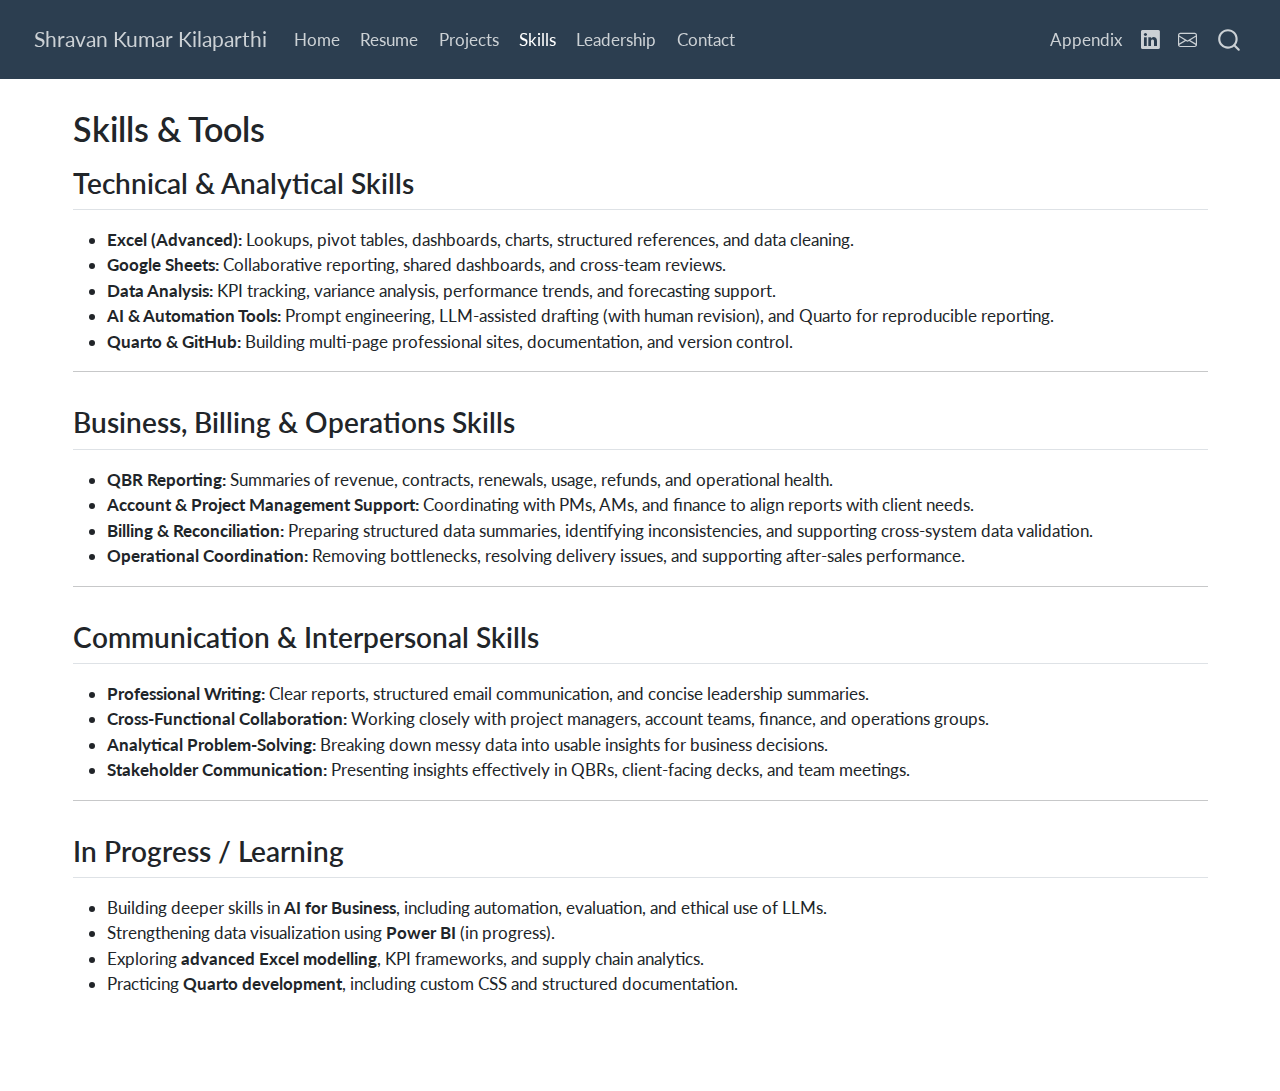
<file: docs/skills.html>
<!DOCTYPE html>
<html xmlns="http://www.w3.org/1999/xhtml" lang="en" xml:lang="en"><head>

<meta charset="utf-8">
<meta name="generator" content="quarto-1.8.25">

<meta name="viewport" content="width=device-width, initial-scale=1.0, user-scalable=yes">


<title>Skills &amp; Tools – Shravan Kumar Kilaparthi</title>
<style>
code{white-space: pre-wrap;}
span.smallcaps{font-variant: small-caps;}
div.columns{display: flex; gap: min(4vw, 1.5em);}
div.column{flex: auto; overflow-x: auto;}
div.hanging-indent{margin-left: 1.5em; text-indent: -1.5em;}
ul.task-list{list-style: none;}
ul.task-list li input[type="checkbox"] {
  width: 0.8em;
  margin: 0 0.8em 0.2em -1em; /* quarto-specific, see https://github.com/quarto-dev/quarto-cli/issues/4556 */ 
  vertical-align: middle;
}
</style>


<script src="site_libs/quarto-nav/quarto-nav.js"></script>
<script src="site_libs/quarto-nav/headroom.min.js"></script>
<script src="site_libs/clipboard/clipboard.min.js"></script>
<script src="site_libs/quarto-search/autocomplete.umd.js"></script>
<script src="site_libs/quarto-search/fuse.min.js"></script>
<script src="site_libs/quarto-search/quarto-search.js"></script>
<meta name="quarto:offset" content="./">
<script src="site_libs/quarto-html/quarto.js" type="module"></script>
<script src="site_libs/quarto-html/tabsets/tabsets.js" type="module"></script>
<script src="site_libs/quarto-html/axe/axe-check.js" type="module"></script>
<script src="site_libs/quarto-html/popper.min.js"></script>
<script src="site_libs/quarto-html/tippy.umd.min.js"></script>
<script src="site_libs/quarto-html/anchor.min.js"></script>
<link href="site_libs/quarto-html/tippy.css" rel="stylesheet">
<link href="site_libs/quarto-html/quarto-syntax-highlighting-7b89279ff1a6dce999919e0e67d4d9ec.css" rel="stylesheet" id="quarto-text-highlighting-styles">
<script src="site_libs/bootstrap/bootstrap.min.js"></script>
<link href="site_libs/bootstrap/bootstrap-icons.css" rel="stylesheet">
<link href="site_libs/bootstrap/bootstrap-f93c2b1f3f0577f377aefa4848a86a36.min.css" rel="stylesheet" append-hash="true" id="quarto-bootstrap" data-mode="light">
<script id="quarto-search-options" type="application/json">{
  "location": "navbar",
  "copy-button": false,
  "collapse-after": 3,
  "panel-placement": "end",
  "type": "overlay",
  "limit": 50,
  "keyboard-shortcut": [
    "f",
    "/",
    "s"
  ],
  "show-item-context": false,
  "language": {
    "search-no-results-text": "No results",
    "search-matching-documents-text": "matching documents",
    "search-copy-link-title": "Copy link to search",
    "search-hide-matches-text": "Hide additional matches",
    "search-more-match-text": "more match in this document",
    "search-more-matches-text": "more matches in this document",
    "search-clear-button-title": "Clear",
    "search-text-placeholder": "",
    "search-detached-cancel-button-title": "Cancel",
    "search-submit-button-title": "Submit",
    "search-label": "Search"
  }
}</script>
<style>html{ scroll-behavior: smooth; }</style>


<link rel="stylesheet" href="styles.css">
</head>

<body class="nav-fixed quarto-light">

<div id="quarto-search-results"></div>
  <header id="quarto-header" class="headroom fixed-top">
    <nav class="navbar navbar-expand-lg " data-bs-theme="dark">
      <div class="navbar-container container-fluid">
      <div class="navbar-brand-container mx-auto">
    <a href="./index.html" class="navbar-brand navbar-brand-logo">
    </a>
    <a class="navbar-brand" href="./index.html">
    <span class="navbar-title">Shravan Kumar Kilaparthi</span>
    </a>
  </div>
            <div id="quarto-search" class="" title="Search"></div>
          <button class="navbar-toggler" type="button" data-bs-toggle="collapse" data-bs-target="#navbarCollapse" aria-controls="navbarCollapse" role="menu" aria-expanded="false" aria-label="Toggle navigation" onclick="if (window.quartoToggleHeadroom) { window.quartoToggleHeadroom(); }">
  <span class="navbar-toggler-icon"></span>
</button>
          <div class="collapse navbar-collapse" id="navbarCollapse">
            <ul class="navbar-nav navbar-nav-scroll me-auto">
  <li class="nav-item">
    <a class="nav-link" href="./index.html"> 
<span class="menu-text">Home</span></a>
  </li>  
  <li class="nav-item">
    <a class="nav-link" href="./resume.html"> 
<span class="menu-text">Resume</span></a>
  </li>  
  <li class="nav-item">
    <a class="nav-link" href="./projects.html"> 
<span class="menu-text">Projects</span></a>
  </li>  
  <li class="nav-item">
    <a class="nav-link active" href="./skills.html" aria-current="page"> 
<span class="menu-text">Skills</span></a>
  </li>  
  <li class="nav-item">
    <a class="nav-link" href="./leadership.html"> 
<span class="menu-text">Leadership</span></a>
  </li>  
  <li class="nav-item">
    <a class="nav-link" href="./contact.html"> 
<span class="menu-text">Contact</span></a>
  </li>  
</ul>
            <ul class="navbar-nav navbar-nav-scroll ms-auto">
  <li class="nav-item">
    <a class="nav-link" href="./appendix.html"> 
<span class="menu-text">Appendix</span></a>
  </li>  
  <li class="nav-item compact">
    <a class="nav-link" href="https://www.linkedin.com/in/shravan-kumar-9b1096141/"> <i class="bi bi-linkedin" role="img">
</i> 
<span class="menu-text"></span></a>
  </li>  
  <li class="nav-item compact">
    <a class="nav-link" href="mailto:kilaparthishravan@gmail.com"> <i class="bi bi-envelope" role="img">
</i> 
<span class="menu-text"></span></a>
  </li>  
</ul>
          </div> <!-- /navcollapse -->
            <div class="quarto-navbar-tools">
</div>
      </div> <!-- /container-fluid -->
    </nav>
</header>
<!-- content -->
<div id="quarto-content" class="quarto-container page-columns page-rows-contents page-layout-full page-navbar">
<!-- sidebar -->
<!-- margin-sidebar -->
    
<!-- main -->
<main class="content column-page" id="quarto-document-content">

<header id="title-block-header" class="quarto-title-block default">
<div class="quarto-title">
<h1 class="title">Skills &amp; Tools</h1>
</div>



<div class="quarto-title-meta column-page">

    
  
    
  </div>
  


</header>


<section id="technical-analytical-skills" class="level2">
<h2 class="anchored" data-anchor-id="technical-analytical-skills">Technical &amp; Analytical Skills</h2>
<ul>
<li><strong>Excel (Advanced):</strong> Lookups, pivot tables, dashboards, charts, structured references, and data cleaning.<br>
</li>
<li><strong>Google Sheets:</strong> Collaborative reporting, shared dashboards, and cross-team reviews.<br>
</li>
<li><strong>Data Analysis:</strong> KPI tracking, variance analysis, performance trends, and forecasting support.<br>
</li>
<li><strong>AI &amp; Automation Tools:</strong> Prompt engineering, LLM-assisted drafting (with human revision), and Quarto for reproducible reporting.<br>
</li>
<li><strong>Quarto &amp; GitHub:</strong> Building multi-page professional sites, documentation, and version control.</li>
</ul>
<hr>
</section>
<section id="business-billing-operations-skills" class="level2">
<h2 class="anchored" data-anchor-id="business-billing-operations-skills">Business, Billing &amp; Operations Skills</h2>
<ul>
<li><strong>QBR Reporting:</strong> Summaries of revenue, contracts, renewals, usage, refunds, and operational health.<br>
</li>
<li><strong>Account &amp; Project Management Support:</strong> Coordinating with PMs, AMs, and finance to align reports with client needs.<br>
</li>
<li><strong>Billing &amp; Reconciliation:</strong> Preparing structured data summaries, identifying inconsistencies, and supporting cross-system data validation.<br>
</li>
<li><strong>Operational Coordination:</strong> Removing bottlenecks, resolving delivery issues, and supporting after-sales performance.</li>
</ul>
<hr>
</section>
<section id="communication-interpersonal-skills" class="level2">
<h2 class="anchored" data-anchor-id="communication-interpersonal-skills">Communication &amp; Interpersonal Skills</h2>
<ul>
<li><strong>Professional Writing:</strong> Clear reports, structured email communication, and concise leadership summaries.<br>
</li>
<li><strong>Cross-Functional Collaboration:</strong> Working closely with project managers, account teams, finance, and operations groups.<br>
</li>
<li><strong>Analytical Problem-Solving:</strong> Breaking down messy data into usable insights for business decisions.<br>
</li>
<li><strong>Stakeholder Communication:</strong> Presenting insights effectively in QBRs, client-facing decks, and team meetings.</li>
</ul>
<hr>
</section>
<section id="in-progress-learning" class="level2">
<h2 class="anchored" data-anchor-id="in-progress-learning">In Progress / Learning</h2>
<ul>
<li>Building deeper skills in <strong>AI for Business</strong>, including automation, evaluation, and ethical use of LLMs.<br>
</li>
<li>Strengthening data visualization using <strong>Power BI</strong> (in progress).<br>
</li>
<li>Exploring <strong>advanced Excel modelling</strong>, KPI frameworks, and supply chain analytics.<br>
</li>
<li>Practicing <strong>Quarto development</strong>, including custom CSS and structured documentation.</li>
</ul>


</section>

</main> <!-- /main -->
<script id="quarto-html-after-body" type="application/javascript">
  window.document.addEventListener("DOMContentLoaded", function (event) {
    const icon = "";
    const anchorJS = new window.AnchorJS();
    anchorJS.options = {
      placement: 'right',
      icon: icon
    };
    anchorJS.add('.anchored');
    const isCodeAnnotation = (el) => {
      for (const clz of el.classList) {
        if (clz.startsWith('code-annotation-')) {                     
          return true;
        }
      }
      return false;
    }
    const onCopySuccess = function(e) {
      // button target
      const button = e.trigger;
      // don't keep focus
      button.blur();
      // flash "checked"
      button.classList.add('code-copy-button-checked');
      var currentTitle = button.getAttribute("title");
      button.setAttribute("title", "Copied!");
      let tooltip;
      if (window.bootstrap) {
        button.setAttribute("data-bs-toggle", "tooltip");
        button.setAttribute("data-bs-placement", "left");
        button.setAttribute("data-bs-title", "Copied!");
        tooltip = new bootstrap.Tooltip(button, 
          { trigger: "manual", 
            customClass: "code-copy-button-tooltip",
            offset: [0, -8]});
        tooltip.show();    
      }
      setTimeout(function() {
        if (tooltip) {
          tooltip.hide();
          button.removeAttribute("data-bs-title");
          button.removeAttribute("data-bs-toggle");
          button.removeAttribute("data-bs-placement");
        }
        button.setAttribute("title", currentTitle);
        button.classList.remove('code-copy-button-checked');
      }, 1000);
      // clear code selection
      e.clearSelection();
    }
    const getTextToCopy = function(trigger) {
      const outerScaffold = trigger.parentElement.cloneNode(true);
      const codeEl = outerScaffold.querySelector('code');
      for (const childEl of codeEl.children) {
        if (isCodeAnnotation(childEl)) {
          childEl.remove();
        }
      }
      return codeEl.innerText;
    }
    const clipboard = new window.ClipboardJS('.code-copy-button:not([data-in-quarto-modal])', {
      text: getTextToCopy
    });
    clipboard.on('success', onCopySuccess);
    if (window.document.getElementById('quarto-embedded-source-code-modal')) {
      const clipboardModal = new window.ClipboardJS('.code-copy-button[data-in-quarto-modal]', {
        text: getTextToCopy,
        container: window.document.getElementById('quarto-embedded-source-code-modal')
      });
      clipboardModal.on('success', onCopySuccess);
    }
      var localhostRegex = new RegExp(/^(?:http|https):\/\/localhost\:?[0-9]*\//);
      var mailtoRegex = new RegExp(/^mailto:/);
        var filterRegex = new RegExp('/' + window.location.host + '/');
      var isInternal = (href) => {
          return filterRegex.test(href) || localhostRegex.test(href) || mailtoRegex.test(href);
      }
      // Inspect non-navigation links and adorn them if external
     var links = window.document.querySelectorAll('a[href]:not(.nav-link):not(.navbar-brand):not(.toc-action):not(.sidebar-link):not(.sidebar-item-toggle):not(.pagination-link):not(.no-external):not([aria-hidden]):not(.dropdown-item):not(.quarto-navigation-tool):not(.about-link)');
      for (var i=0; i<links.length; i++) {
        const link = links[i];
        if (!isInternal(link.href)) {
          // undo the damage that might have been done by quarto-nav.js in the case of
          // links that we want to consider external
          if (link.dataset.originalHref !== undefined) {
            link.href = link.dataset.originalHref;
          }
        }
      }
    function tippyHover(el, contentFn, onTriggerFn, onUntriggerFn) {
      const config = {
        allowHTML: true,
        maxWidth: 500,
        delay: 100,
        arrow: false,
        appendTo: function(el) {
            return el.parentElement;
        },
        interactive: true,
        interactiveBorder: 10,
        theme: 'quarto',
        placement: 'bottom-start',
      };
      if (contentFn) {
        config.content = contentFn;
      }
      if (onTriggerFn) {
        config.onTrigger = onTriggerFn;
      }
      if (onUntriggerFn) {
        config.onUntrigger = onUntriggerFn;
      }
      window.tippy(el, config); 
    }
    const noterefs = window.document.querySelectorAll('a[role="doc-noteref"]');
    for (var i=0; i<noterefs.length; i++) {
      const ref = noterefs[i];
      tippyHover(ref, function() {
        // use id or data attribute instead here
        let href = ref.getAttribute('data-footnote-href') || ref.getAttribute('href');
        try { href = new URL(href).hash; } catch {}
        const id = href.replace(/^#\/?/, "");
        const note = window.document.getElementById(id);
        if (note) {
          return note.innerHTML;
        } else {
          return "";
        }
      });
    }
    const xrefs = window.document.querySelectorAll('a.quarto-xref');
    const processXRef = (id, note) => {
      // Strip column container classes
      const stripColumnClz = (el) => {
        el.classList.remove("page-full", "page-columns");
        if (el.children) {
          for (const child of el.children) {
            stripColumnClz(child);
          }
        }
      }
      stripColumnClz(note)
      if (id === null || id.startsWith('sec-')) {
        // Special case sections, only their first couple elements
        const container = document.createElement("div");
        if (note.children && note.children.length > 2) {
          container.appendChild(note.children[0].cloneNode(true));
          for (let i = 1; i < note.children.length; i++) {
            const child = note.children[i];
            if (child.tagName === "P" && child.innerText === "") {
              continue;
            } else {
              container.appendChild(child.cloneNode(true));
              break;
            }
          }
          if (window.Quarto?.typesetMath) {
            window.Quarto.typesetMath(container);
          }
          return container.innerHTML
        } else {
          if (window.Quarto?.typesetMath) {
            window.Quarto.typesetMath(note);
          }
          return note.innerHTML;
        }
      } else {
        // Remove any anchor links if they are present
        const anchorLink = note.querySelector('a.anchorjs-link');
        if (anchorLink) {
          anchorLink.remove();
        }
        if (window.Quarto?.typesetMath) {
          window.Quarto.typesetMath(note);
        }
        if (note.classList.contains("callout")) {
          return note.outerHTML;
        } else {
          return note.innerHTML;
        }
      }
    }
    for (var i=0; i<xrefs.length; i++) {
      const xref = xrefs[i];
      tippyHover(xref, undefined, function(instance) {
        instance.disable();
        let url = xref.getAttribute('href');
        let hash = undefined; 
        if (url.startsWith('#')) {
          hash = url;
        } else {
          try { hash = new URL(url).hash; } catch {}
        }
        if (hash) {
          const id = hash.replace(/^#\/?/, "");
          const note = window.document.getElementById(id);
          if (note !== null) {
            try {
              const html = processXRef(id, note.cloneNode(true));
              instance.setContent(html);
            } finally {
              instance.enable();
              instance.show();
            }
          } else {
            // See if we can fetch this
            fetch(url.split('#')[0])
            .then(res => res.text())
            .then(html => {
              const parser = new DOMParser();
              const htmlDoc = parser.parseFromString(html, "text/html");
              const note = htmlDoc.getElementById(id);
              if (note !== null) {
                const html = processXRef(id, note);
                instance.setContent(html);
              } 
            }).finally(() => {
              instance.enable();
              instance.show();
            });
          }
        } else {
          // See if we can fetch a full url (with no hash to target)
          // This is a special case and we should probably do some content thinning / targeting
          fetch(url)
          .then(res => res.text())
          .then(html => {
            const parser = new DOMParser();
            const htmlDoc = parser.parseFromString(html, "text/html");
            const note = htmlDoc.querySelector('main.content');
            if (note !== null) {
              // This should only happen for chapter cross references
              // (since there is no id in the URL)
              // remove the first header
              if (note.children.length > 0 && note.children[0].tagName === "HEADER") {
                note.children[0].remove();
              }
              const html = processXRef(null, note);
              instance.setContent(html);
            } 
          }).finally(() => {
            instance.enable();
            instance.show();
          });
        }
      }, function(instance) {
      });
    }
        let selectedAnnoteEl;
        const selectorForAnnotation = ( cell, annotation) => {
          let cellAttr = 'data-code-cell="' + cell + '"';
          let lineAttr = 'data-code-annotation="' +  annotation + '"';
          const selector = 'span[' + cellAttr + '][' + lineAttr + ']';
          return selector;
        }
        const selectCodeLines = (annoteEl) => {
          const doc = window.document;
          const targetCell = annoteEl.getAttribute("data-target-cell");
          const targetAnnotation = annoteEl.getAttribute("data-target-annotation");
          const annoteSpan = window.document.querySelector(selectorForAnnotation(targetCell, targetAnnotation));
          const lines = annoteSpan.getAttribute("data-code-lines").split(",");
          const lineIds = lines.map((line) => {
            return targetCell + "-" + line;
          })
          let top = null;
          let height = null;
          let parent = null;
          if (lineIds.length > 0) {
              //compute the position of the single el (top and bottom and make a div)
              const el = window.document.getElementById(lineIds[0]);
              top = el.offsetTop;
              height = el.offsetHeight;
              parent = el.parentElement.parentElement;
            if (lineIds.length > 1) {
              const lastEl = window.document.getElementById(lineIds[lineIds.length - 1]);
              const bottom = lastEl.offsetTop + lastEl.offsetHeight;
              height = bottom - top;
            }
            if (top !== null && height !== null && parent !== null) {
              // cook up a div (if necessary) and position it 
              let div = window.document.getElementById("code-annotation-line-highlight");
              if (div === null) {
                div = window.document.createElement("div");
                div.setAttribute("id", "code-annotation-line-highlight");
                div.style.position = 'absolute';
                parent.appendChild(div);
              }
              div.style.top = top - 2 + "px";
              div.style.height = height + 4 + "px";
              div.style.left = 0;
              let gutterDiv = window.document.getElementById("code-annotation-line-highlight-gutter");
              if (gutterDiv === null) {
                gutterDiv = window.document.createElement("div");
                gutterDiv.setAttribute("id", "code-annotation-line-highlight-gutter");
                gutterDiv.style.position = 'absolute';
                const codeCell = window.document.getElementById(targetCell);
                const gutter = codeCell.querySelector('.code-annotation-gutter');
                gutter.appendChild(gutterDiv);
              }
              gutterDiv.style.top = top - 2 + "px";
              gutterDiv.style.height = height + 4 + "px";
            }
            selectedAnnoteEl = annoteEl;
          }
        };
        const unselectCodeLines = () => {
          const elementsIds = ["code-annotation-line-highlight", "code-annotation-line-highlight-gutter"];
          elementsIds.forEach((elId) => {
            const div = window.document.getElementById(elId);
            if (div) {
              div.remove();
            }
          });
          selectedAnnoteEl = undefined;
        };
          // Handle positioning of the toggle
      window.addEventListener(
        "resize",
        throttle(() => {
          elRect = undefined;
          if (selectedAnnoteEl) {
            selectCodeLines(selectedAnnoteEl);
          }
        }, 10)
      );
      function throttle(fn, ms) {
      let throttle = false;
      let timer;
        return (...args) => {
          if(!throttle) { // first call gets through
              fn.apply(this, args);
              throttle = true;
          } else { // all the others get throttled
              if(timer) clearTimeout(timer); // cancel #2
              timer = setTimeout(() => {
                fn.apply(this, args);
                timer = throttle = false;
              }, ms);
          }
        };
      }
        // Attach click handler to the DT
        const annoteDls = window.document.querySelectorAll('dt[data-target-cell]');
        for (const annoteDlNode of annoteDls) {
          annoteDlNode.addEventListener('click', (event) => {
            const clickedEl = event.target;
            if (clickedEl !== selectedAnnoteEl) {
              unselectCodeLines();
              const activeEl = window.document.querySelector('dt[data-target-cell].code-annotation-active');
              if (activeEl) {
                activeEl.classList.remove('code-annotation-active');
              }
              selectCodeLines(clickedEl);
              clickedEl.classList.add('code-annotation-active');
            } else {
              // Unselect the line
              unselectCodeLines();
              clickedEl.classList.remove('code-annotation-active');
            }
          });
        }
    const findCites = (el) => {
      const parentEl = el.parentElement;
      if (parentEl) {
        const cites = parentEl.dataset.cites;
        if (cites) {
          return {
            el,
            cites: cites.split(' ')
          };
        } else {
          return findCites(el.parentElement)
        }
      } else {
        return undefined;
      }
    };
    var bibliorefs = window.document.querySelectorAll('a[role="doc-biblioref"]');
    for (var i=0; i<bibliorefs.length; i++) {
      const ref = bibliorefs[i];
      const citeInfo = findCites(ref);
      if (citeInfo) {
        tippyHover(citeInfo.el, function() {
          var popup = window.document.createElement('div');
          citeInfo.cites.forEach(function(cite) {
            var citeDiv = window.document.createElement('div');
            citeDiv.classList.add('hanging-indent');
            citeDiv.classList.add('csl-entry');
            var biblioDiv = window.document.getElementById('ref-' + cite);
            if (biblioDiv) {
              citeDiv.innerHTML = biblioDiv.innerHTML;
            }
            popup.appendChild(citeDiv);
          });
          return popup.innerHTML;
        });
      }
    }
  });
  </script>
</div> <!-- /content -->




<script src="site_libs/quarto-html/zenscroll-min.js"></script>
</body></html>
</file>
<file: docs/site_libs/quarto-html/tippy.css>
.tippy-box[data-animation=fade][data-state=hidden]{opacity:0}[data-tippy-root]{max-width:calc(100vw - 10px)}.tippy-box{position:relative;background-color:#333;color:#fff;border-radius:4px;font-size:14px;line-height:1.4;white-space:normal;outline:0;transition-property:transform,visibility,opacity}.tippy-box[data-placement^=top]>.tippy-arrow{bottom:0}.tippy-box[data-placement^=top]>.tippy-arrow:before{bottom:-7px;left:0;border-width:8px 8px 0;border-top-color:initial;transform-origin:center top}.tippy-box[data-placement^=bottom]>.tippy-arrow{top:0}.tippy-box[data-placement^=bottom]>.tippy-arrow:before{top:-7px;left:0;border-width:0 8px 8px;border-bottom-color:initial;transform-origin:center bottom}.tippy-box[data-placement^=left]>.tippy-arrow{right:0}.tippy-box[data-placement^=left]>.tippy-arrow:before{border-width:8px 0 8px 8px;border-left-color:initial;right:-7px;transform-origin:center left}.tippy-box[data-placement^=right]>.tippy-arrow{left:0}.tippy-box[data-placement^=right]>.tippy-arrow:before{left:-7px;border-width:8px 8px 8px 0;border-right-color:initial;transform-origin:center right}.tippy-box[data-inertia][data-state=visible]{transition-timing-function:cubic-bezier(.54,1.5,.38,1.11)}.tippy-arrow{width:16px;height:16px;color:#333}.tippy-arrow:before{content:"";position:absolute;border-color:transparent;border-style:solid}.tippy-content{position:relative;padding:5px 9px;z-index:1}
</file>
<file: docs/site_libs/quarto-html/quarto-syntax-highlighting-7b89279ff1a6dce999919e0e67d4d9ec.css>
/* quarto syntax highlight colors */
:root {
  --quarto-hl-ot-color: #003B4F;
  --quarto-hl-at-color: #657422;
  --quarto-hl-ss-color: #20794D;
  --quarto-hl-an-color: #5E5E5E;
  --quarto-hl-fu-color: #4758AB;
  --quarto-hl-st-color: #20794D;
  --quarto-hl-cf-color: #003B4F;
  --quarto-hl-op-color: #5E5E5E;
  --quarto-hl-er-color: #AD0000;
  --quarto-hl-bn-color: #AD0000;
  --quarto-hl-al-color: #AD0000;
  --quarto-hl-va-color: #111111;
  --quarto-hl-bu-color: inherit;
  --quarto-hl-ex-color: inherit;
  --quarto-hl-pp-color: #AD0000;
  --quarto-hl-in-color: #5E5E5E;
  --quarto-hl-vs-color: #20794D;
  --quarto-hl-wa-color: #5E5E5E;
  --quarto-hl-do-color: #5E5E5E;
  --quarto-hl-im-color: #00769E;
  --quarto-hl-ch-color: #20794D;
  --quarto-hl-dt-color: #AD0000;
  --quarto-hl-fl-color: #AD0000;
  --quarto-hl-co-color: #5E5E5E;
  --quarto-hl-cv-color: #5E5E5E;
  --quarto-hl-cn-color: #8f5902;
  --quarto-hl-sc-color: #5E5E5E;
  --quarto-hl-dv-color: #AD0000;
  --quarto-hl-kw-color: #003B4F;
}

/* other quarto variables */
:root {
  --quarto-font-monospace: SFMono-Regular, Menlo, Monaco, Consolas, "Liberation Mono", "Courier New", monospace;
}

/* syntax highlight based on Pandoc's rules */
pre > code.sourceCode > span {
  color: #003B4F;
}

code.sourceCode > span {
  color: #003B4F;
}

div.sourceCode,
div.sourceCode pre.sourceCode {
  color: #003B4F;
}

/* Normal */
code span {
  color: #003B4F;
}

/* Alert */
code span.al {
  color: #AD0000;
  font-style: inherit;
}

/* Annotation */
code span.an {
  color: #5E5E5E;
  font-style: inherit;
}

/* Attribute */
code span.at {
  color: #657422;
  font-style: inherit;
}

/* BaseN */
code span.bn {
  color: #AD0000;
  font-style: inherit;
}

/* BuiltIn */
code span.bu {
  font-style: inherit;
}

/* ControlFlow */
code span.cf {
  color: #003B4F;
  font-weight: bold;
  font-style: inherit;
}

/* Char */
code span.ch {
  color: #20794D;
  font-style: inherit;
}

/* Constant */
code span.cn {
  color: #8f5902;
  font-style: inherit;
}

/* Comment */
code span.co {
  color: #5E5E5E;
  font-style: inherit;
}

/* CommentVar */
code span.cv {
  color: #5E5E5E;
  font-style: italic;
}

/* Documentation */
code span.do {
  color: #5E5E5E;
  font-style: italic;
}

/* DataType */
code span.dt {
  color: #AD0000;
  font-style: inherit;
}

/* DecVal */
code span.dv {
  color: #AD0000;
  font-style: inherit;
}

/* Error */
code span.er {
  color: #AD0000;
  font-style: inherit;
}

/* Extension */
code span.ex {
  font-style: inherit;
}

/* Float */
code span.fl {
  color: #AD0000;
  font-style: inherit;
}

/* Function */
code span.fu {
  color: #4758AB;
  font-style: inherit;
}

/* Import */
code span.im {
  color: #00769E;
  font-style: inherit;
}

/* Information */
code span.in {
  color: #5E5E5E;
  font-style: inherit;
}

/* Keyword */
code span.kw {
  color: #003B4F;
  font-weight: bold;
  font-style: inherit;
}

/* Operator */
code span.op {
  color: #5E5E5E;
  font-style: inherit;
}

/* Other */
code span.ot {
  color: #003B4F;
  font-style: inherit;
}

/* Preprocessor */
code span.pp {
  color: #AD0000;
  font-style: inherit;
}

/* SpecialChar */
code span.sc {
  color: #5E5E5E;
  font-style: inherit;
}

/* SpecialString */
code span.ss {
  color: #20794D;
  font-style: inherit;
}

/* String */
code span.st {
  color: #20794D;
  font-style: inherit;
}

/* Variable */
code span.va {
  color: #111111;
  font-style: inherit;
}

/* VerbatimString */
code span.vs {
  color: #20794D;
  font-style: inherit;
}

/* Warning */
code span.wa {
  color: #5E5E5E;
  font-style: italic;
}

.prevent-inlining {
  content: "</";
}

/*# sourceMappingURL=3944bc705cfaf4c80e56f77c5205168a.css.map */
</file>
<file: docs/styles.css>
/* --- HERO LAYOUT --- */
.hero {
  display: grid;
  grid-template-columns: 1.6fr 0.9fr;
  align-items: center;
  gap: 1.75rem;
  margin: 1.75rem 0 2rem;
}
.hero h1 { margin-bottom: .25rem; }
.hero p { margin: .2rem 0; }

.hero img.headshot {
  width: 180px;
  height: 180px;
  border-radius: 50%;
  object-fit: cover;
  box-shadow: 0 6px 16px rgba(0,0,0,.12);
  display: block;
  margin-left: auto;
}

/* Mobile: stack and center */
@media (max-width: 820px) {
  .hero { grid-template-columns: 1fr; text-align: center; }
  .hero img.headshot { margin: 0 auto; }
}
/* --- BUTTON ROW --- */
.button-row {
  margin-top: 1rem;
  display: flex;
  gap: 1rem;
  flex-wrap: wrap;
}

.btn {
  background-color: #2d6cdf;
  color: white;
  text-decoration: none;
  font-weight: 600;
  padding: 0.6rem 1.2rem;
  border-radius: 6px;
  box-shadow: 0 3px 6px rgba(0,0,0,0.1);
  transition: background-color 0.2s ease, transform 0.2s ease;
}

.btn:hover {
  background-color: #1e50b0;
  transform: translateY(-2px);
}

.btn.secondary {
  background-color: #f5f5f5;
  color: #333;
  border: 1px solid #ccc;
}

.btn.secondary:hover {
  background-color: #e8e8e8;
  transform: translateY(-2px);
}

/* Make buttons stack on mobile */
@media (max-width: 768px) {
  .button-row {
    flex-direction: column;
    align-items: center;
  }
}
</file>
